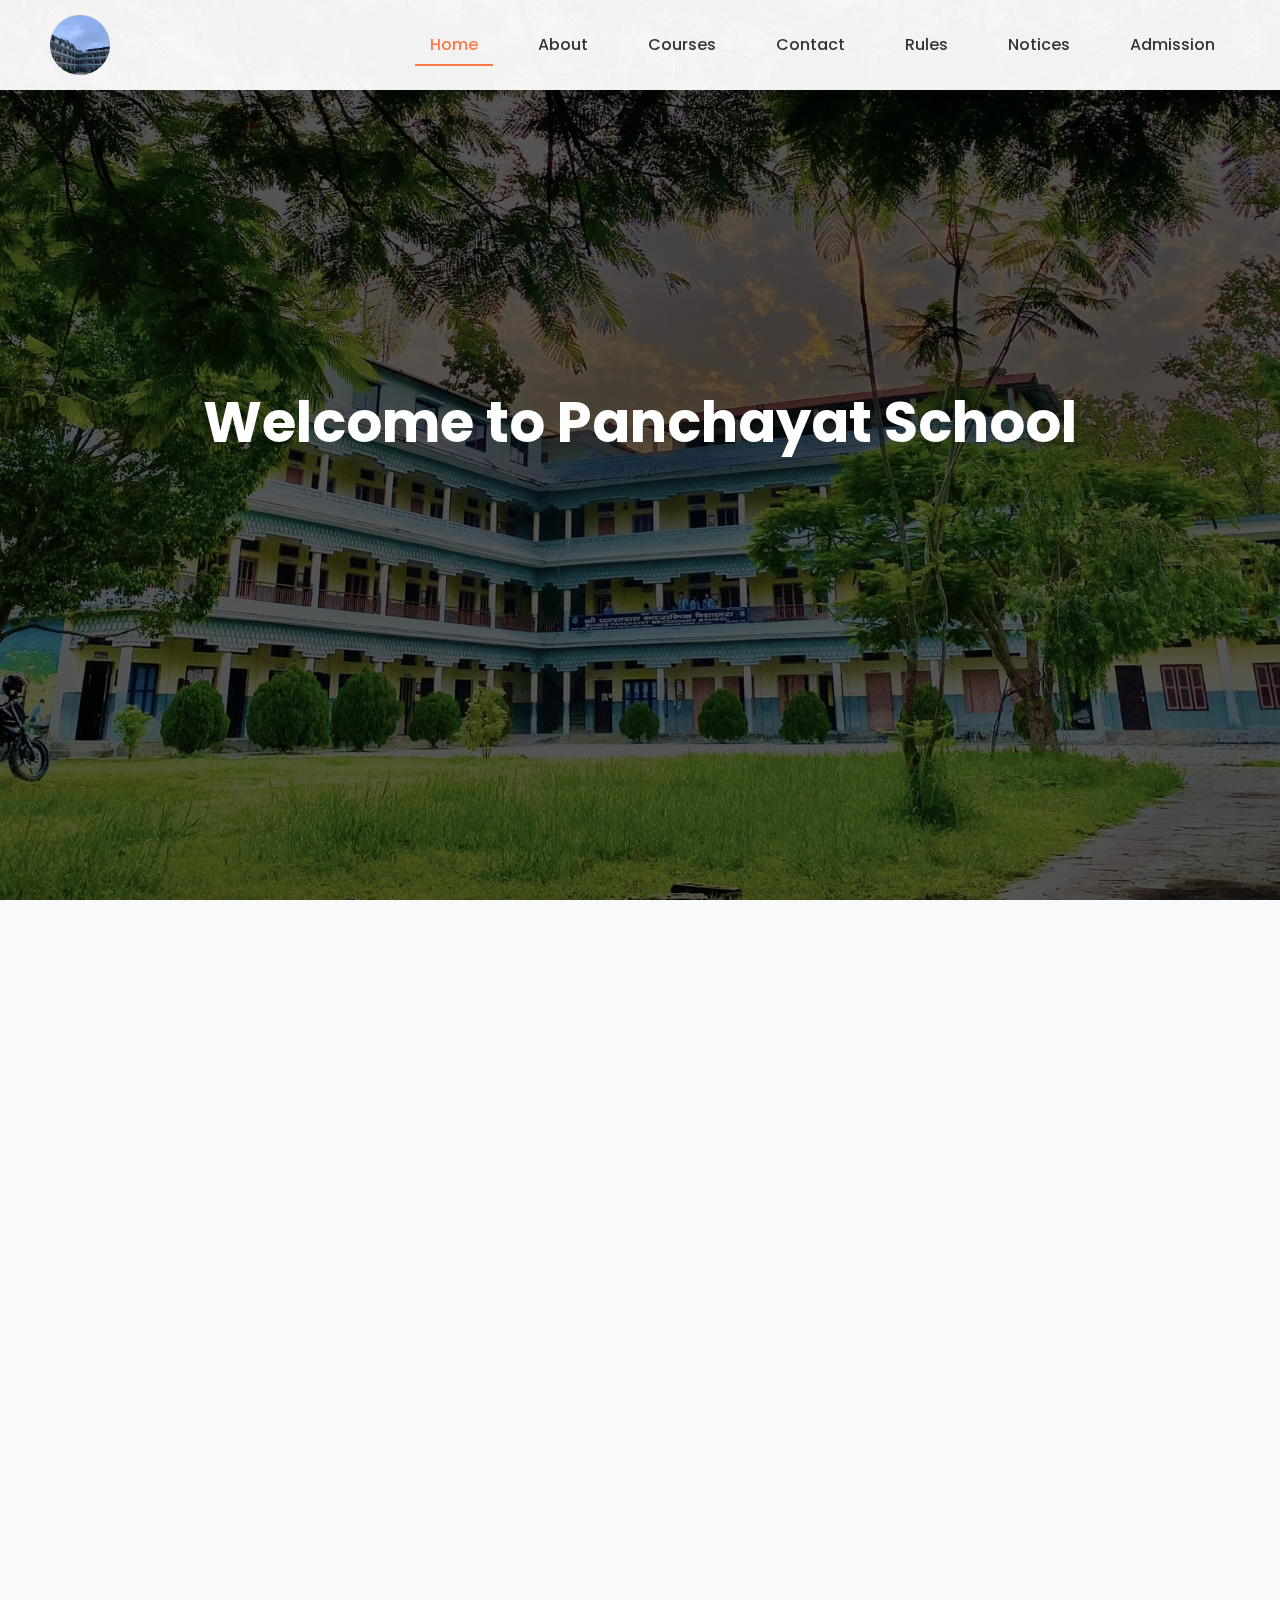
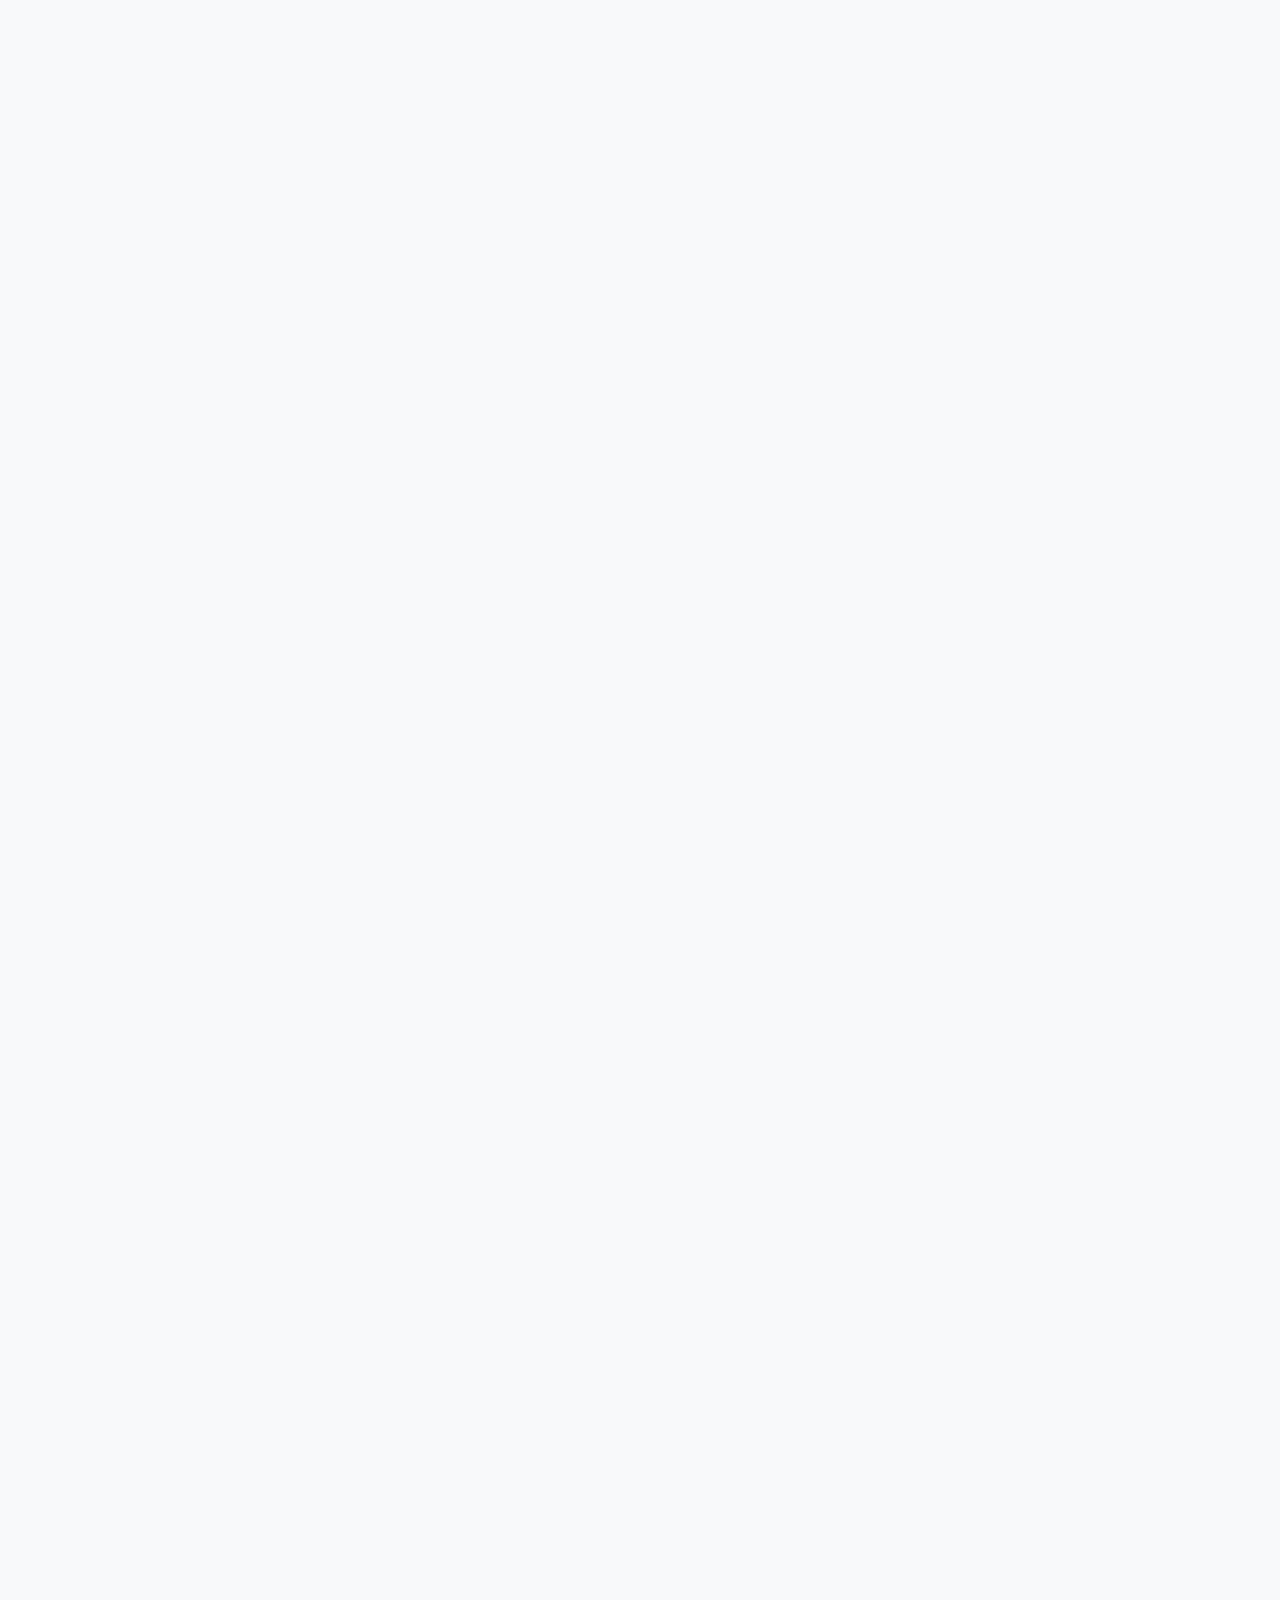
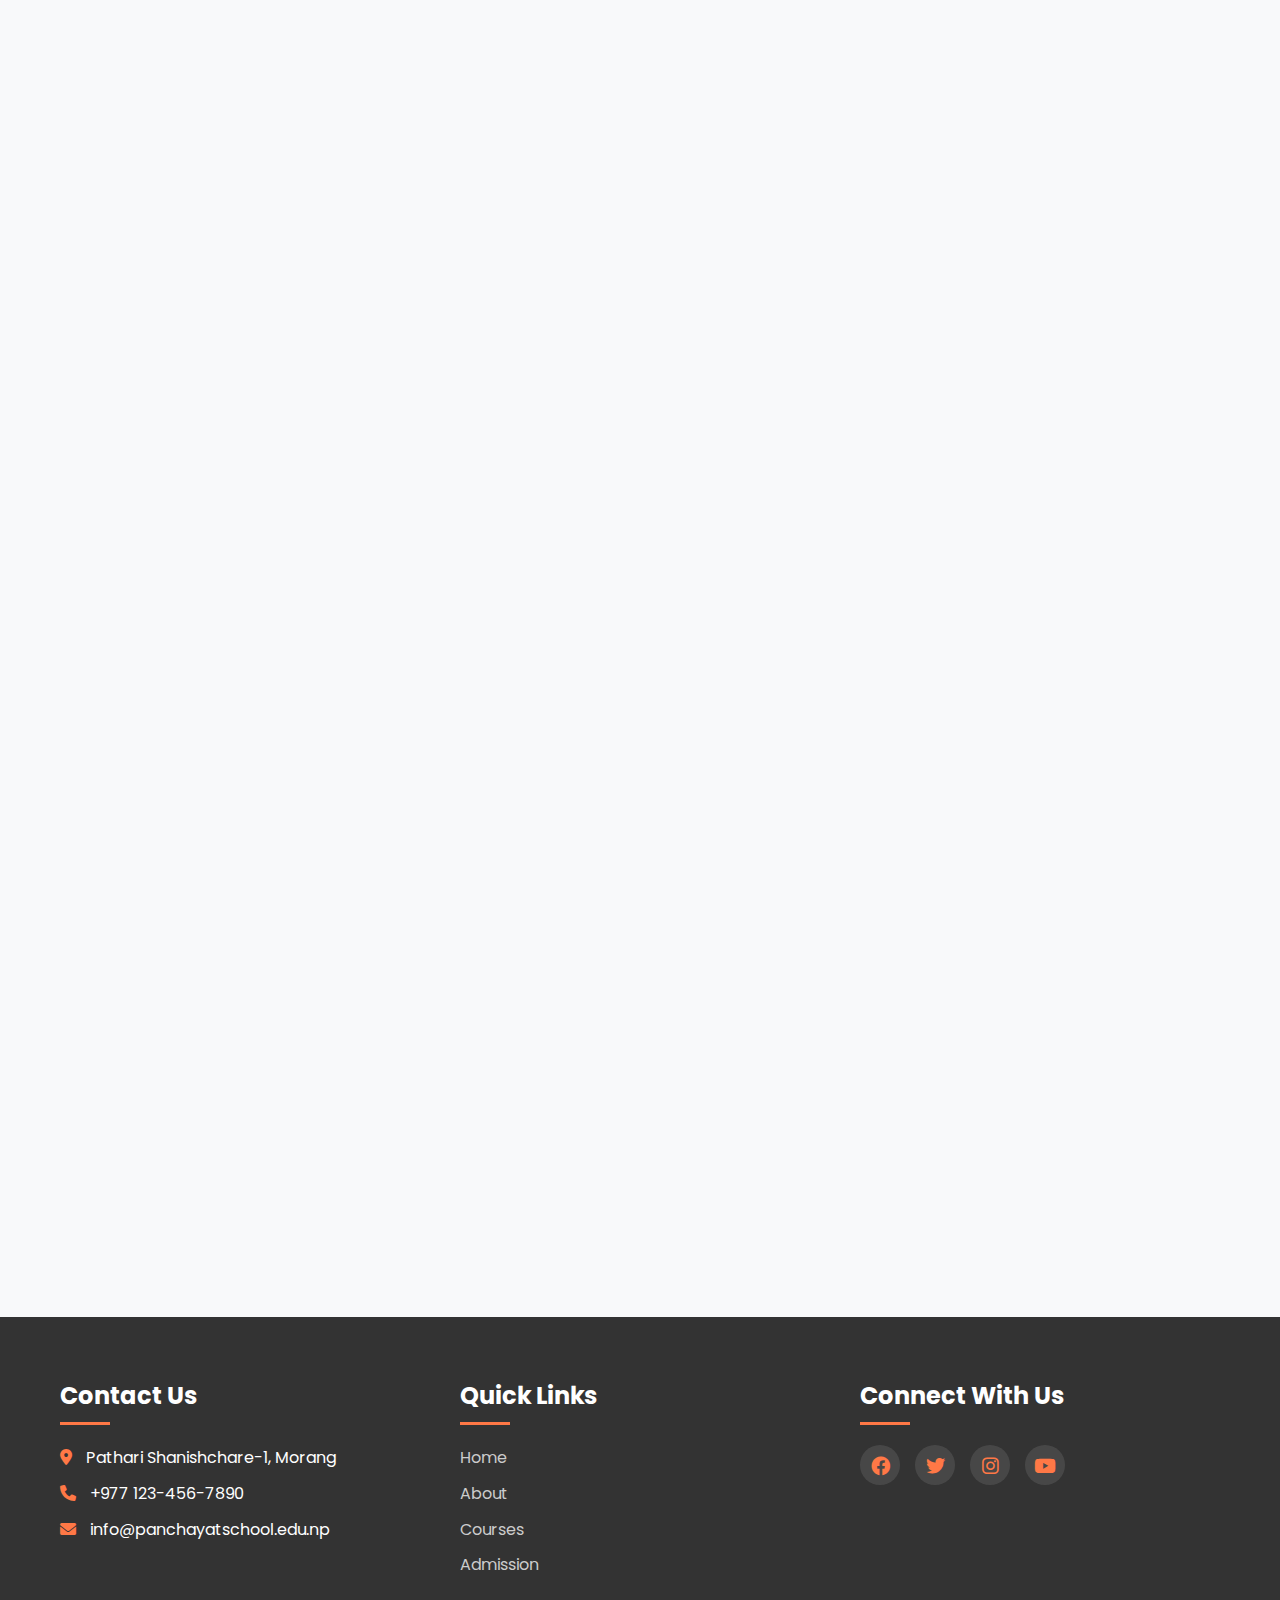
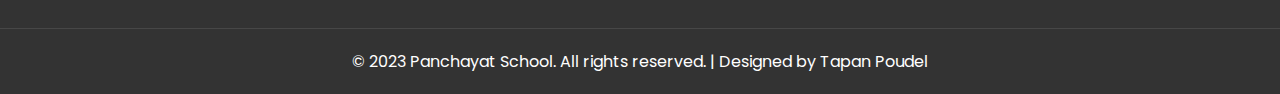
<file: index.html>
<!DOCTYPE html>
<html lang="en">
<head>
    <meta charset="UTF-8">
    <meta name="viewport" content="width=device-width, initial-scale=1.0">
    <title>Panchayat School</title>
    <link rel="stylesheet" href="index.css">
    <link rel="shortcut icon" href="./images/logo.jpg" type="image/x-icon">
    <link href="https://fonts.googleapis.com/css2?family=Poppins:wght@300;400;500;600;700&display=swap" rel="stylesheet">
    <link rel="stylesheet" href="https://cdnjs.cloudflare.com/ajax/libs/font-awesome/6.0.0-beta3/css/all.min.css">
    <link rel="stylesheet" href="https://unpkg.com/aos@next/dist/aos.css" />
</head>
<body>
    <div class="menu-overlay"></div>
    <header>
        <div class="logo-container">
            <img src="./images/logo.jpg" alt="School Logo" class="school-logo">
        </div>
        <div class="menu-toggle" id="mobile-menu">
            <span class="bar"></span>
            <span class="bar"></span>
            <span class="bar"></span>
        </div>
        <nav>
            <ul class="nav-menu">
                <li><a href="index.html" class="active">Home</a></li>
                <li><a href="./section_pages/about.html">About</a></li>
                <li><a href="./section_pages/courses.html">Courses</a></li>
                <li><a href="./section_pages/contact.html">Contact</a></li>
                <li><a href="./section_pages/rules.html">Rules</a></li>
                <li><a href="./section_pages/notices.html">Notices</a></li>
                <li><a href="./section_pages/admisssion.html">Admission</a></li>
            </ul>
        </nav>
    </header>
    
    <div class="hero-section">
        <div class="hero-content" data-aos="fade-up">
            <h1>Welcome to Panchayat School</h1>
            <p>Nurturing minds, building futures in Pathari Shanishchare-1, Morang</p>
            <a href="./section_pages/admisssion.html" class="cta-button">Apply Now</a>
        </div>
    </div>

    <div class="container">
        <section id="about-section" data-aos="fade-up">
            <div class="section-header">
                <h2>About Our School</h2>
                <div class="underline"></div>
            </div>
            <div class="about-content">
                <div class="about-text" data-aos="fade-right">
                    <p>Welcome to Panchayat, located in the heart of Pathari Shanishchare-1, Morang! We are dedicated to providing quality education and nurturing young minds to become the leaders of tomorrow.</p>
                    <p>At Panchayat, we offer a diverse range of courses that foster academic, creative, and personal growth. Our dedicated staff, modern facilities, and engaging learning environment help students reach their full potential.</p>
                    <p>We believe in creating a strong foundation for each student, not just academically, but socially and morally as well. With values such as respect, discipline, and integrity, our students are encouraged to thrive in all aspects of life.</p>
                </div>
                <div class="stats-container" data-aos="fade-left">
                    <div class="stat-item">
                        <i class="fas fa-user-graduate"></i>
                        <h3>1000+</h3>
                        <p>Students</p>
                    </div>
                    <div class="stat-item">
                        <i class="fas fa-chalkboard-teacher"></i>
                        <h3>50+</h3>
                        <p>Teachers</p>
                    </div>
                    <div class="stat-item">
                        <i class="fas fa-book"></i>
                        <h3>50+</h3>
                        <p>Programs</p>
                    </div>
                    <div class="stat-item">
                        <i class="fas fa-trophy"></i>
                        <h3>100+</h3>
                        <p>Awards</p>
                    </div>
                </div>
            </div>
        </section>

        <section id="features-section" data-aos="fade-up">
            <div class="section-header">
                <h2>Why Choose Us?</h2>
                <div class="underline"></div>
            </div>
            <div class="features-grid">
                <div class="feature-card" data-aos="zoom-in" data-aos-delay="100">
                    <div class="feature-icon">
                        <i class="fas fa-graduation-cap"></i>
                    </div>
                    <h3>Experienced Faculty</h3>
                    <p>Our teachers are highly qualified professionals dedicated to student success.</p>
                </div>
                <div class="feature-card" data-aos="zoom-in" data-aos-delay="200">
                    <div class="feature-icon">
                        <i class="fas fa-laptop"></i>
                    </div>
                    <h3>Modern Facilities</h3>
                    <p>State-of-the-art classrooms, labs, and digital learning resources.</p>
                </div>
                <div class="feature-card" data-aos="zoom-in" data-aos-delay="300">
                    <div class="feature-icon">
                        <i class="fas fa-futbol"></i>
                    </div>
                    <h3>Extracurricular Activities</h3>
                    <p>Wide range of sports, arts, and cultural activities for holistic development.</p>
                </div>
                <div class="feature-card" data-aos="zoom-in" data-aos-delay="400">
                    <div class="feature-icon">
                        <i class="fas fa-users"></i>
                    </div>
                    <h3>Community Engagement</h3>
                    <p>Regular community service projects and local partnerships.</p>
                </div>
            </div>
        </section>

        <section id="events-section" data-aos="fade-up">
            <div class="section-header">
                <h2>Upcoming Events</h2>
                <div class="underline"></div>
            </div>
            <div class="events-slider">
                <div class="event-card" data-aos="fade-up" data-aos-delay="100">
                    <div class="event-image">
                        <img src="./images/sports.jpg" alt="Sports Week">
                    </div>
                    <div class="event-content">
                        <div class="event-date">
                            <span class="day">05</span>
                            <span class="month">MAR</span>
                        </div>
                        <h3>Sports Week</h3>
                        <p>Join us for an exciting week of sports competitions and team activities!</p>
                        <div class="event-details">
                            <p><i class="fas fa-calendar-alt"></i> March 5-10, 2025</p>
                            <p><i class="fas fa-map-marker-alt"></i> School Playground</p>
                        </div>
                        <a href="#" class="event-link">Learn More <i class="fas fa-arrow-right"></i></a>
                    </div>
                </div>

                <div class="event-card" data-aos="fade-up" data-aos-delay="200">
                    <div class="event-image">
                        <img src="./images/science1.jpg" alt="Science Exhibition">
                    </div>
                    <div class="event-content">
                        <div class="event-date">
                            <span class="day">15</span>
                            <span class="month">APR</span>
                        </div>
                        <h3>Science Exhibition</h3>
                        <p>Explore amazing projects and innovations by our students!</p>
                        <div class="event-details">
                            <p><i class="fas fa-calendar-alt"></i> April 15, 2025</p>
                            <p><i class="fas fa-map-marker-alt"></i> School Grounds</p>
                        </div>
                        <a href="#" class="event-link">Learn More <i class="fas fa-arrow-right"></i></a>
                    </div>
                </div>

                <div class="event-card" data-aos="fade-up" data-aos-delay="300">
                    <div class="event-image">
                        <img src="./images/food.jpg" alt="Food Festival">
                    </div>
                    <div class="event-content">
                        <div class="event-date">
                            <span class="day">20</span>
                            <span class="month">MAY</span>
                        </div>
                        <h3>Food Festival</h3>
                        <p>Enjoy a delightful array of dishes prepared by students and faculty!</p>
                        <div class="event-details">
                            <p><i class="fas fa-calendar-alt"></i> May 20, 2025</p>
                            <p><i class="fas fa-map-marker-alt"></i> School Grounds</p>
                        </div>
                        <a href="#" class="event-link">Learn More <i class="fas fa-arrow-right"></i></a>
                    </div>
                </div>

                <div class="event-card" data-aos="fade-up" data-aos-delay="400">
                    <div class="event-image">
                        <img src="./images/art.jpg" alt="Arts Exhibition">
                    </div>
                    <div class="event-content">
                        <div class="event-date">
                            <span class="day">10</span>
                            <span class="month">JUN</span>
                        </div>
                        <h3>Arts Exhibition</h3>
                        <p>Discover the creativity and artistic talent of our students.</p>
                        <div class="event-details">
                            <p><i class="fas fa-calendar-alt"></i> June 10, 2025</p>
                            <p><i class="fas fa-map-marker-alt"></i> School Grounds</p>
                        </div>
                        <a href="#" class="event-link">Learn More <i class="fas fa-arrow-right"></i></a>
                    </div>
                </div>
            </div>
        </section>

        <section id="testimonials-section" data-aos="fade-up">
            <div class="section-header">
                <h2>What Parents Say</h2>
                <div class="underline"></div>
            </div>
            <div class="testimonials-container">
                <div class="testimonial" data-aos="fade-right">
                    <div class="quote-icon"><i class="fas fa-quote-left"></i></div>
                    <p>My child has flourished academically and socially since joining Panchayat School. The teachers are caring and the facilities are excellent.</p>
                    <div class="testimonial-author">
                        <h4>Rajesh Sharma</h4>
                        <p>Parent of Grade 8 Student</p>
                    </div>
                </div>
                <div class="testimonial" data-aos="fade-left">
                    <div class="quote-icon"><i class="fas fa-quote-left"></i></div>
                    <p>The holistic approach to education at Panchayat School has helped my daughter develop confidence and leadership skills beyond academics.</p>
                    <div class="testimonial-author">
                        <h4>Sunita Patel</h4>
                        <p>Parent of Grade 5 Student</p>
                    </div>
                </div>
            </div>
        </section>

        <section id="cta-section" data-aos="zoom-in">
            <div class="cta-content">
                <h2>Ready to Join Our School?</h2>
                <p>Take the first step towards a bright future for your child.</p>
                <div class="cta-buttons">
                    <a href="admisssion.html" class="cta-button">Apply Now</a>
                    <a href="contact.html" class="cta-button secondary">Contact Us</a>
                </div>
            </div>
        </section>
    </div>

    <footer>
        <div class="footer-content">
            <div class="footer-section">
                <h3>Contact Us</h3>
                <p><i class="fas fa-map-marker-alt"></i> Pathari Shanishchare-1, Morang</p>
                <p><i class="fas fa-phone"></i> +977 123-456-7890</p>
                <p><i class="fas fa-envelope"></i> info@panchayatschool.edu.np</p>
            </div>
            <div class="footer-section">
                <h3>Quick Links</h3>
                <ul>
                    <li><a href="index.html">Home</a></li>
                    <li><a href="./section_pages/about.html">About</a></li>
                    <li><a href="courses.html">Courses</a></li>
                    <li><a href="admisssion.html">Admission</a></li>
                </ul>
            </div>
            <div class="footer-section">
                <h3>Connect With Us</h3>
                <div class="social-icons">
                    <a href="https://www.facebook.com/share/1DYV3WEHPx/" target="_blank"><i class="fab fa-facebook"></i></a>
                    <a href="#"><i class="fab fa-twitter"></i></a>
                    <a href="#"><i class="fab fa-instagram"></i></a>
                    <a href="#"><i class="fab fa-youtube"></i></a>
                </div>
            </div>
        </div>
        <div class="footer-bottom">
            <p>&copy; 2023 Panchayat School. All rights reserved. | Designed by Tapan Poudel</p>
        </div>
    </footer>

    <script src="https://unpkg.com/aos@next/dist/aos.js"></script>
    <script src="script.js"></script>
</body>
</html>
</file>
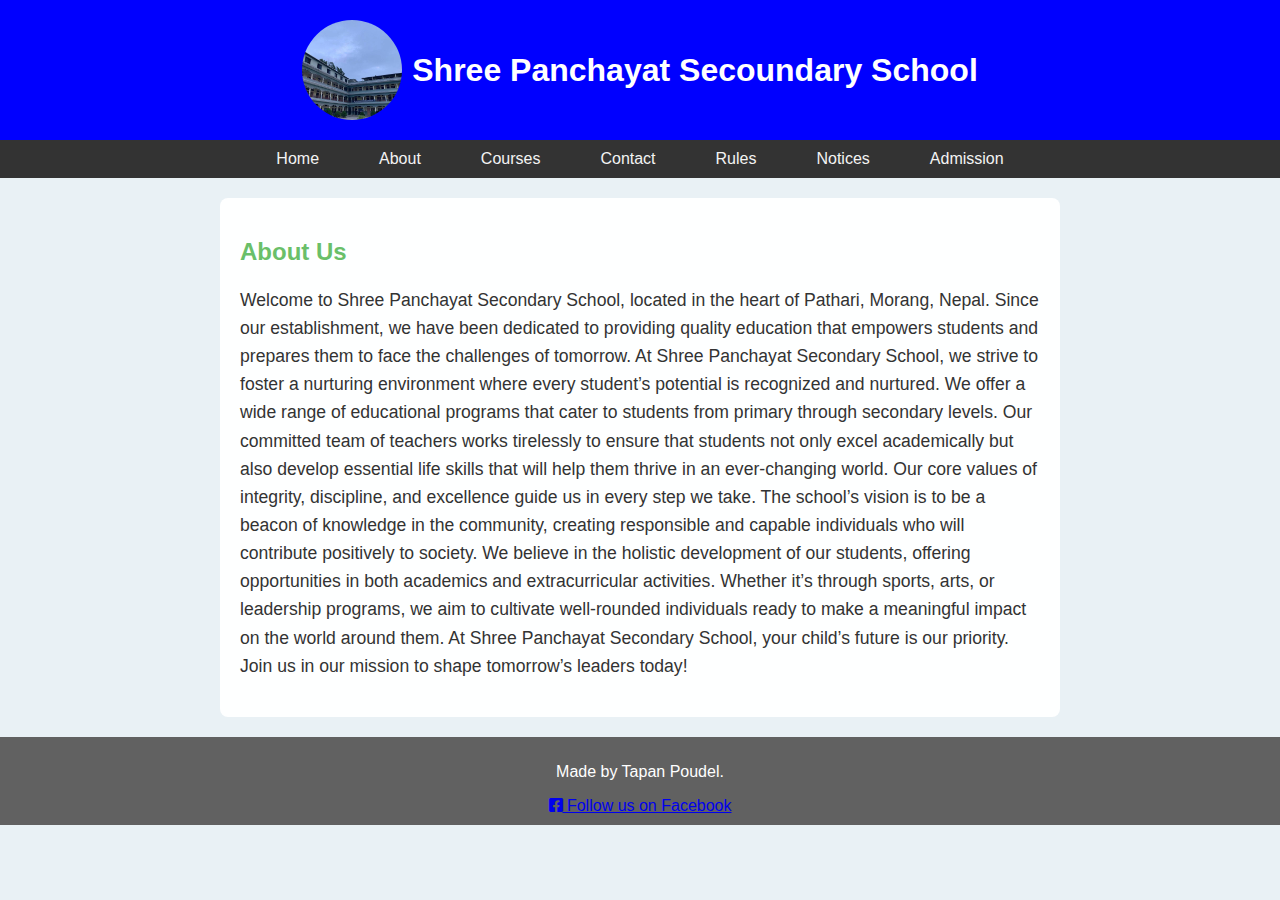
<file: about.html>
<!DOCTYPE html>
<html lang="en">
<head>
    <meta charset="UTF-8">
    <meta name="viewport" content="width=device-width, initial-scale=1.0">
    <title>Shree Panchayat Secoundary School</title>
    <link rel="stylesheet" href="about.css">
    <link rel="shortcut icon" href="./images/logo.jpg" type="image/x-icon">
    <link rel="stylesheet" href="https://cdnjs.cloudflare.com/ajax/libs/font-awesome/6.0.0-beta3/css/all.min.css">
</head>
<body>
    <header>
        <img src="./images/logo.jpg" alt="School Logo">
        <h1>Shree Panchayat Secoundary School</h1>
    </header>

    <nav>
        <ul>
            <li><a href="index.html">Home</a></li>
            <li><a href="about.html">About</a></li>
            <li><a href="courses.html">Courses</a></li>
            <li><a href="contact.html">Contact</a></li>
            <li><a href="rules.html">Rules</a></li>
            <li><a href="notices.html">Notices</a></li>
            <li><a href="admisssion.html">Admission</a></li>
        </ul>
    </nav>

    <div class="container">
        <section id="about">
            <h2>About Us</h2>
            <p>Welcome to Shree Panchayat Secondary School, located in the heart of Pathari, Morang, Nepal. Since our establishment, we have been dedicated to providing quality education that empowers students and prepares them to face the challenges of tomorrow.

                At Shree Panchayat Secondary School, we strive to foster a nurturing environment where every student’s potential is recognized and nurtured. We offer a wide range of educational programs that cater to students from primary through secondary levels. Our committed team of teachers works tirelessly to ensure that students not only excel academically but also develop essential life skills that will help them thrive in an ever-changing world.
                
                Our core values of integrity, discipline, and excellence guide us in every step we take. The school’s vision is to be a beacon of knowledge in the community, creating responsible and capable individuals who will contribute positively to society.
                
                We believe in the holistic development of our students, offering opportunities in both academics and extracurricular activities. Whether it’s through sports, arts, or leadership programs, we aim to cultivate well-rounded individuals ready to make a meaningful impact on the world around them.
                
                At Shree Panchayat Secondary School, your child’s future is our priority. Join us in our mission to shape tomorrow’s leaders today!</p>
        </section>
    </div>
    <footer>
        <p>Made by Tapan Poudel.</p>
        <a href="https://www.facebook.com/share/1DYV3WEHPx/" target="_blank" class="facebook-icon">
            <i class="fab fa-facebook-square"></i> Follow us on Facebook
        </a>
    </footer>
</body>
</html>
</file>
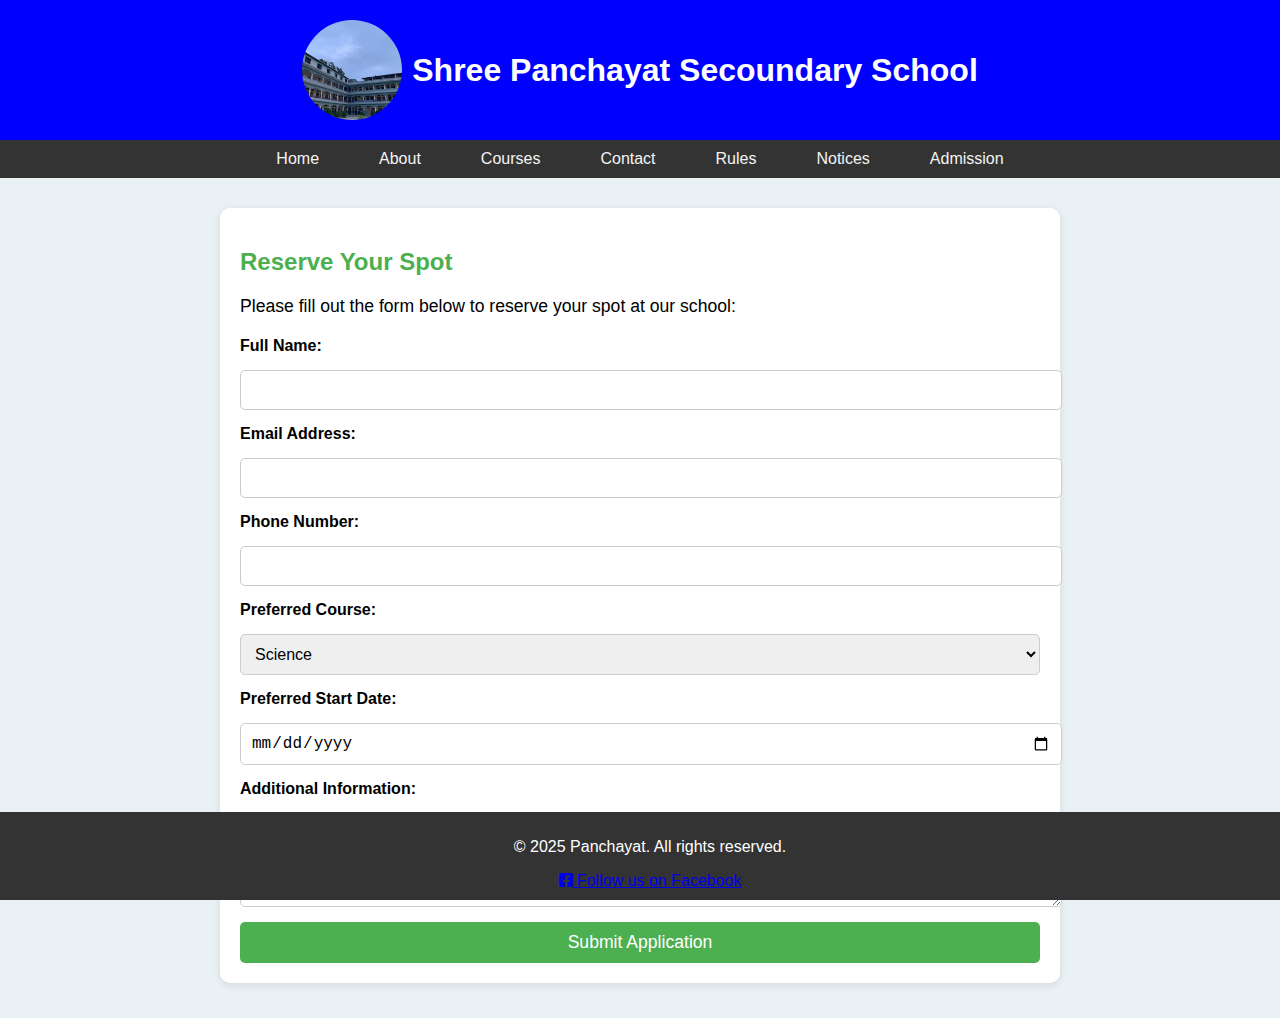
<file: admisssion.html>
<!DOCTYPE html>
<html lang="en">
<head>
    <meta charset="UTF-8">
    <meta name="viewport" content="width=device-width, initial-scale=1.0">
    <title>Admission Form</title>
    <link rel="stylesheet" href="admission.css">
    <link rel="shortcut icon" href="./images/logo.jpg" type="image/x-icon">

    <link rel="stylesheet" href="https://cdnjs.cloudflare.com/ajax/libs/font-awesome/6.0.0-beta3/css/all.min.css">
</head>
<body>
    <header>
        <img src="./images/logo.jpg" alt="School Logo">
        <h1>Shree Panchayat Secoundary School</h1>
    </header>

    <nav>
        <ul>
            <li><a href="index.html">Home</a></li>
            <li><a href="about.html">About</a></li>
            <li><a href="courses.html">Courses</a></li>
            <li><a href="contact.html">Contact</a></li>
            <li><a href="rules.html">Rules</a></li>
            <li><a href="notices.html">Notices</a></li>
            <li><a href="admisssion.html">Admission</a></li>
        </ul>
    </nav>

    <section class="admission-container">
        <h2>Reserve Your Spot</h2>
        <p>Please fill out the form below to reserve your spot at our school:</p>

        <form action="submit_admission.php" method="POST" class="admission-form">
            <label for="full-name">Full Name:</label>
            <input type="text" id="full-name" name="full_name" required>

            <label for="email">Email Address:</label>
            <input type="email" id="email" name="email" required>

            <label for="phone">Phone Number:</label>
            <input type="text" id="phone" name="phone" required>

            <label for="course">Preferred Course:</label>
            <select id="course" name="course" required>
                <option value="science">Science</option>
                <option value="fine arts">Fine Arts</option>
                <option value="commerce">Commerce</option>
                <option value="law">Law</option>
                <option value="civil">Civil</option>
            </select>

            <label for="start-date">Preferred Start Date:</label>
            <input type="date" id="start-date" name="start_date" required>

            <label for="message">Additional Information:</label>
            <textarea id="message" name="message" rows="4" placeholder="Any additional comments or questions"></textarea>

            <button type="submit">Submit Application</button>
        </form>
    </section>

    <footer>
        <p>&copy; 2025 Panchayat. All rights reserved.</p>
        <a href="https://www.facebook.com/share/1DYV3WEHPx/" target="_blank" class="facebook-icon">
            <i class="fab fa-facebook-square"></i> Follow us on Facebook
        </a>
    </footer>
</body>
</html>
</file>
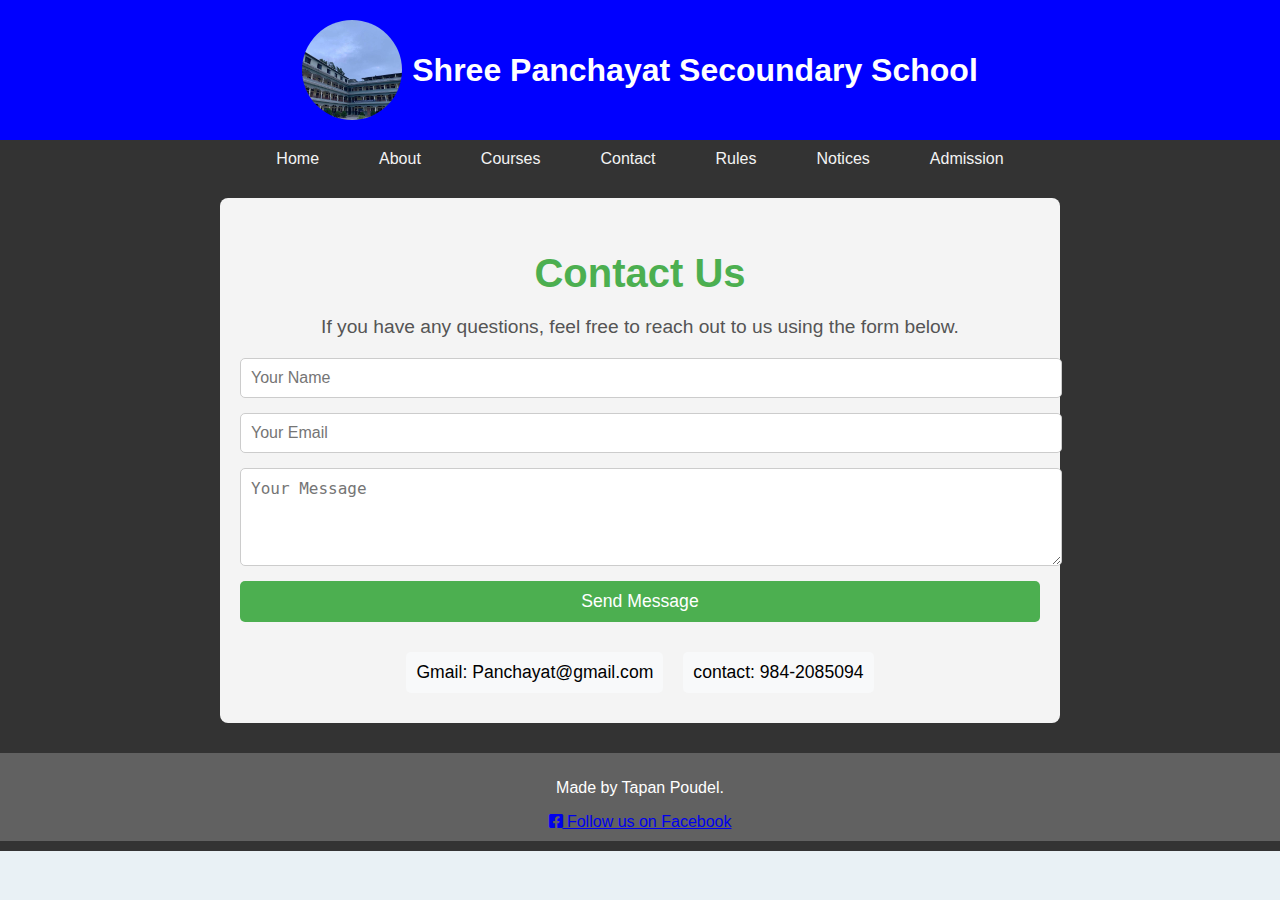
<file: contact.html>
<!DOCTYPE html>
<html lang="en">
<head>
    <meta charset="UTF-8">
    <meta name="viewport" content="width=device-width, initial-scale=1.0">
    <title>Shree Panchayat Secoundary School</title>
    <link rel="stylesheet" href="contact.css">
    <link rel="shortcut icon" href="./images/logo.jpg" type="image/x-icon">

    <link rel="stylesheet" href="https://cdnjs.cloudflare.com/ajax/libs/font-awesome/6.0.0-beta3/css/all.min.css">
</head>
<body>
    <header>
        <img src="./images/logo.jpg" alt="School Logo">
        <h1>Shree Panchayat Secoundary School</h1>
    </header>

    <nav>
        <ul>
            <li><a href="index.html">Home</a></li>
            <li><a href="about.html">About</a></li>
            <li><a href="courses.html">Courses</a></li>
            <li><a href="contact.html">Contact</a></li>
            <li><a href="rules.html">Rules</a></li>
            <li><a href="notices.html">Notices</a></li>
            <li><a href="admisssion.html">Admission</a></li>
        </ul>

    <div class="container">
        <section id="contact">
            <h2>Contact Us</h2>
            <p>If you have any questions, feel free to reach out to us using the form below.</p>
            <form class="contact-form">
                <input type="text" placeholder="Your Name" required>
                <input type="email" placeholder="Your Email" required>
                <textarea rows="4" placeholder="Your Message" required></textarea>
                <button type="submit">Send Message</button>
            </form>
        </section>
        <ul>
        <li>Gmail: Panchayat@gmail.com</li>
        <li>contact: 984-2085094</li>
        </ul>
    </div>

    <footer>
        <p>Made by Tapan Poudel.</p>
        <a href="https://www.facebook.com/share/1DYV3WEHPx/" target="_blank" class="facebook-icon">
            <i class="fab fa-facebook-square"></i> Follow us on Facebook
        </a>
    </footer>
</body>
</html>
</file>
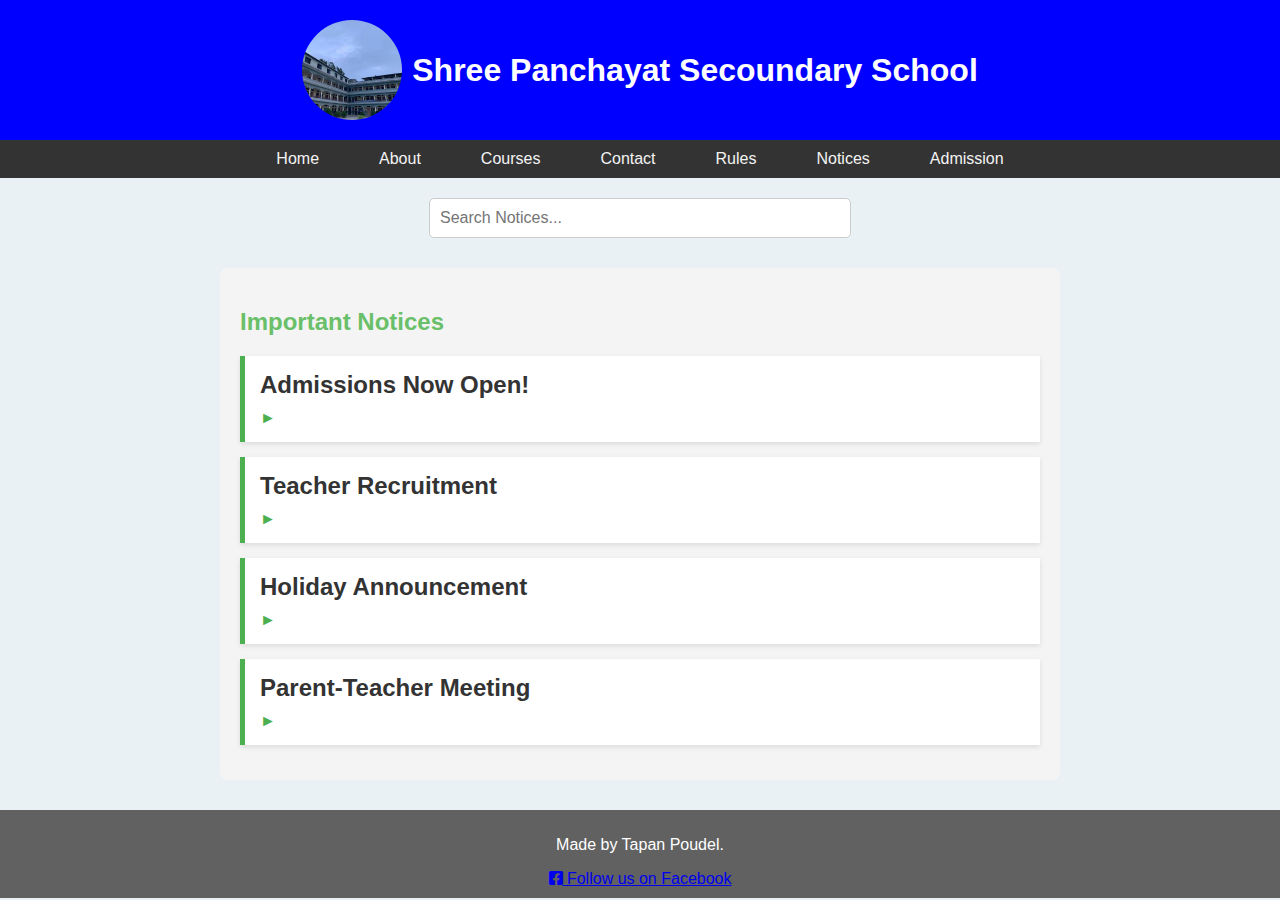
<file: notices.html>
<!DOCTYPE html>
<html lang="en">
<head>
    <meta charset="UTF-8">
    <meta name="viewport" content="width=device-width, initial-scale=1.0">
    <title>Shree Panchayat Secoundary School</title>
    <link rel="stylesheet" href="notices.css"> 
    <link rel="shortcut icon" href="./images/logo.jpg" type="image/x-icon">

    <link rel="stylesheet" href="https://cdnjs.cloudflare.com/ajax/libs/font-awesome/6.0.0-beta3/css/all.min.css">
    
</head>
<body>
    <header>
        <img src="./images/logo.jpg" alt="School Logo">
        <h1>Shree Panchayat Secoundary School</h1>
    </header>

    <nav>
        <ul>
            <li><a href="index.html">Home</a></li>
            <li><a href="about.html">About</a></li>
            <li><a href="courses.html">Courses</a></li>
            <li><a href="contact.html">Contact</a></li>
            <li><a href="rules.html">Rules</a></li>
            <li><a href="notices.html">Notices</a></li>
            <li><a href="admisssion.html">Admission</a></li>
        </ul>
    </nav>

   
    <div class="search-container">
        <input type="text" id="searchInput" placeholder="Search Notices..." onkeyup="filterNotices()">
    </div>

    <div class="container">
        <section id="notices">
            <h2>Important Notices</h2>

            <div class="notice" onclick="toggleNotice(this)">
                <h3>Admissions Now Open!</h3>
                <p>If you're interested in joining our school, applications for the upcoming academic year are now open! Please refer to the admission section for more information.</p>
                <span class="show-more"></span>
            </div>

            <div class="notice" onclick="toggleNotice(this)">
                <h3>Teacher Recruitment</h3>
                <p>We are hiring teachers for various subjects. If you're interested, please send your resume to <strong>panchayat46@gmail.com</strong>.</p>
                <span class="show-more"></span>
            </div>

            <div class="notice" onclick="toggleNotice(this)">
                <h3>Holiday Announcement</h3>
                <p>The school will remain closed from <strong>February 20th to February 25th</strong> for the upcoming holiday. Enjoy your break!</p>
                <span class="show-more"></span>
            </div>

            <div class="notice" onclick="toggleNotice(this)">
                <h3>Parent-Teacher Meeting</h3>
                <p>The next parent-teacher meeting is scheduled for <strong>March 5th, 2025</strong>. We encourage all parents to attend and discuss their child's progress.</p>
                <span class="show-more"></span>
            </div>
        </section>
    </div>

    <footer>
        <p>Made by Tapan Poudel.</p>
        <a href="https://www.facebook.com/share/1DYV3WEHPx/" target="_blank" class="facebook-icon">
            <i class="fab fa-facebook-square"></i> Follow us on Facebook
        </a>
    </footer>

    <script>
        
        function toggleNotice(notice) {
            notice.classList.toggle('show');
        }

        
        function filterNotices() {
            const searchInput = document.getElementById('searchInput').value.toLowerCase();
            const notices = document.querySelectorAll('.notice');

            notices.forEach((notice) => {
                const noticeText = notice.textContent.toLowerCase();
                if (noticeText.includes(searchInput)) {
                    notice.classList.remove('hidden');
                } else {
                    notice.classList.add('hidden');
                }
            });
        }
    </script>
</body>
</html>
</file>
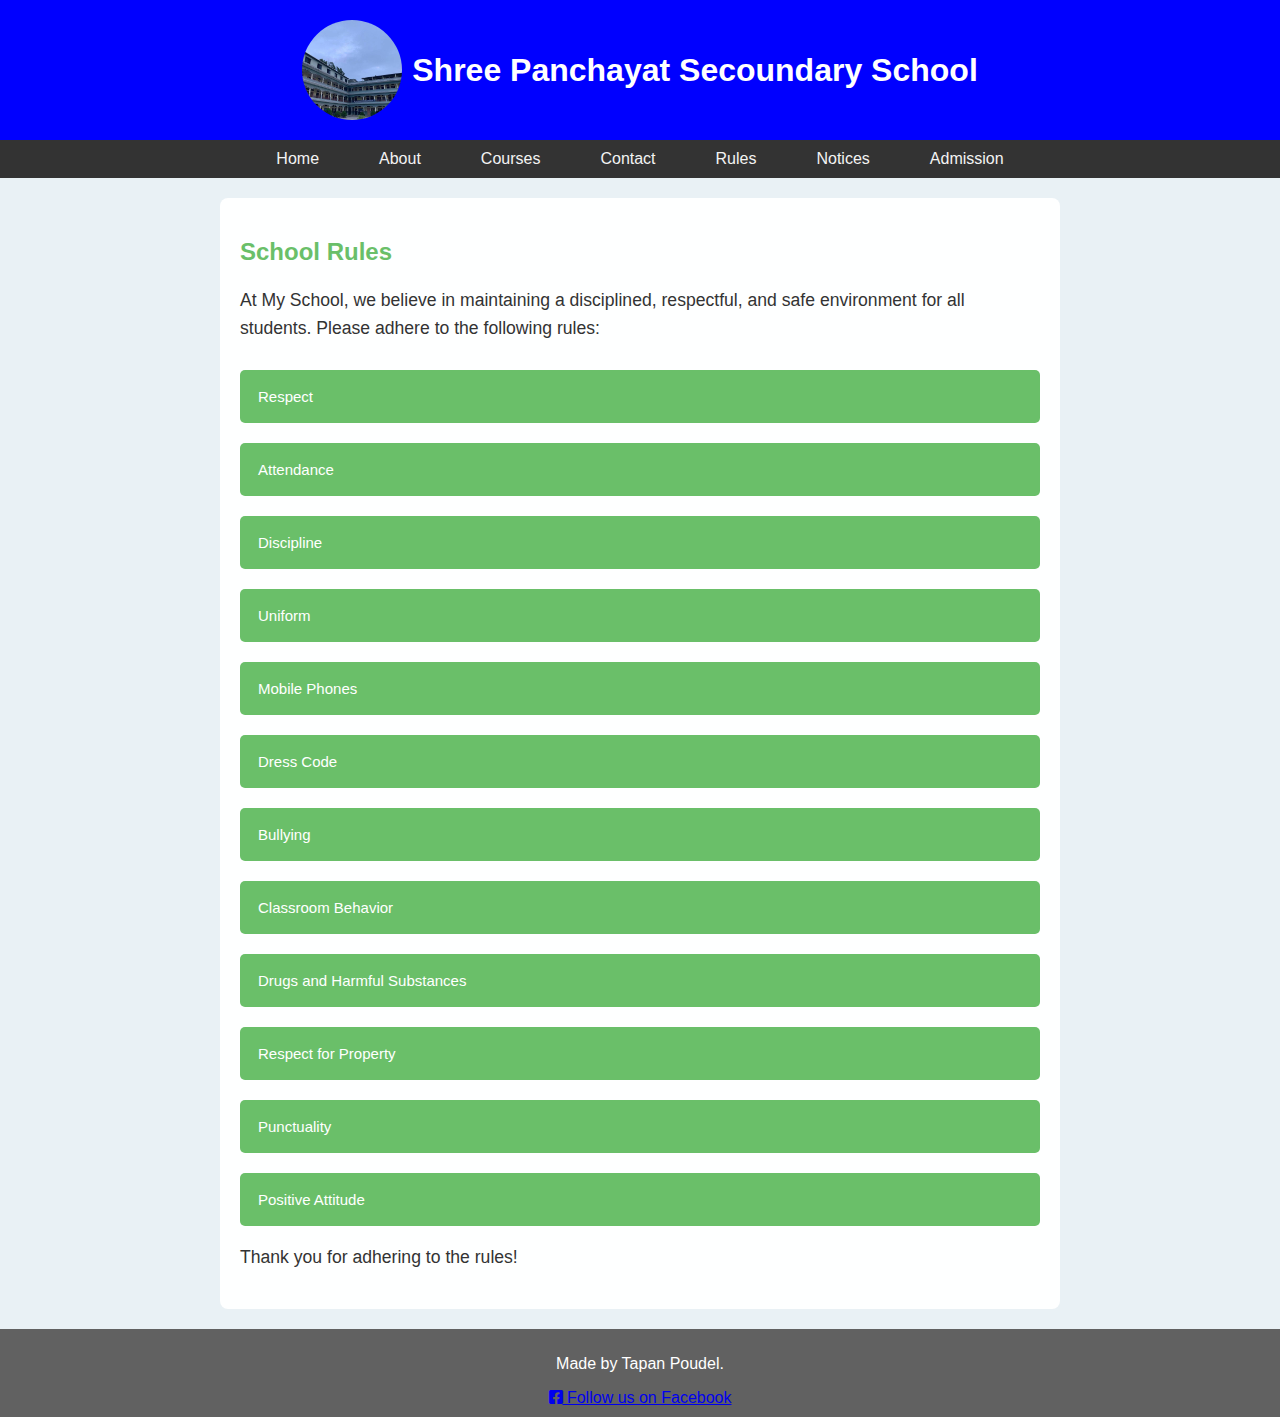
<file: rules.html>
<!DOCTYPE html>
<html lang="en">
  <head>
    <meta charset="UTF-8" />
    <meta name="viewport" content="width=device-width, initial-scale=1.0" />
    <title>Shree Panchayat Secoundary School</title>
    <link rel="stylesheet" href="rules.css" />
    <link rel="shortcut icon" href="./images/logo.jpg" type="image/x-icon">

    <link
      rel="stylesheet"
      href="https://cdnjs.cloudflare.com/ajax/libs/font-awesome/6.0.0-beta3/css/all.min.css"
    />
  </head>
  <body>
    <header>
      <img src="./images/logo.jpg" alt="School Logo" />
      <h1>Shree Panchayat Secoundary School</h1>
    </header>

    <nav>
      <ul>
        <li><a href="index.html">Home</a></li>
        <li><a href="about.html">About</a></li>
        <li><a href="courses.html">Courses</a></li>
        <li><a href="contact.html">Contact</a></li>
        <li><a href="rules.html">Rules</a></li>
        <li><a href="notices.html">Notices</a></li>
        <li><a href="admisssion.html">Admission</a></li>
      </ul>
    </nav>

    <div class="container">
      <h2>School Rules</h2>
      <p>
        At My School, we believe in maintaining a disciplined, respectful, and
        safe environment for all students. Please adhere to the following rules:
      </p>

      <div class="rule">
        <button class="accordion">Respect</button>
        <div class="panel">
          <p>
            Treat teachers, staff, and fellow students with kindness and
            respect.
          </p>
        </div>
      </div>

      <div class="rule">
        <button class="accordion">Attendance</button>
        <div class="panel">
          <p>
            Regular attendance is crucial for your academic success. Always be
            on time.
          </p>
        </div>
      </div>

      <div class="rule">
        <button class="accordion">Discipline</button>
        <div class="panel">
          <p>
            Follow the classroom rules and guidelines for a productive learning
            environment.
          </p>
        </div>
      </div>

      <div class="rule">
        <button class="accordion">Uniform</button>
        <div class="panel">
          <p>
            Students are required to wear the school uniform every day unless
            otherwise instructed.
          </p>
        </div>
      </div>

      <div class="rule">
        <button class="accordion">Mobile Phones</button>
        <div class="panel">
          <p>
            Mobile phones should be switched off and kept in the student's bag
            during school hours. Use of phones is only permitted with teacher
            permission for educational purposes.
          </p>
        </div>
      </div>

      <div class="rule">
        <button class="accordion">Dress Code</button>
        <div class="panel">
          <p>
            The dress code should be followed at all times. Students should
            ensure they wear appropriate clothing that is clean and tidy,
            maintaining a professional appearance at all times.
          </p>
        </div>
      </div>

      <div class="rule">
        <button class="accordion">Bullying</button>
        <div class="panel">
          <p>
            Bullying of any kind, whether physical or emotional, is strictly
            prohibited. All students should feel safe and respected in the
            school environment.
          </p>
        </div>
      </div>

      <div class="rule">
        <button class="accordion">Classroom Behavior</button>
        <div class="panel">
          <p>
            Students should maintain good behavior in the classroom. Disruptive
            behavior will not be tolerated, and respect for the teacher and
            peers is expected at all times.
          </p>
        </div>
      </div>

      <div class="rule">
        <button class="accordion">Drugs and Harmful Substances</button>
        <div class="panel">
          <p>
            The use or possession of drugs, alcohol, or any harmful substances
            is strictly forbidden. Any violation of this rule will result in
            severe disciplinary action.
          </p>
        </div>
      </div>

      <div class="rule">
        <button class="accordion">Respect for Property</button>
        <div class="panel">
          <p>
            Students are expected to take care of school property, including
            books, furniture, and equipment. Damaging property will lead to
            consequences.
          </p>
        </div>
      </div>

      <div class="rule">
        <button class="accordion">Punctuality</button>
        <div class="panel">
          <p>
            Being punctual is crucial. Arriving late to class or school disrupts
            the learning process, and it is important to arrive on time for all
            activities.
          </p>
        </div>
      </div>

      <div class="rule">
        <button class="accordion">Positive Attitude</button>
        <div class="panel">
          <p>
            Maintain a positive attitude toward your studies and activities. A
            positive mindset contributes to your success and a healthy school
            environment.
          </p>
        </div>
      </div>

      <p>Thank you for adhering to the rules!</p>
    </div>

    <footer>
      <p>Made by Tapan Poudel.</p>
      <a
        href="https://www.facebook.com/share/1DYV3WEHPx/"
        target="_blank"
        class="facebook-icon"
      >
        <i class="fab fa-facebook-square"></i> Follow us on Facebook
      </a>
    </footer>

    <script>
      const accordions = document.querySelectorAll(".accordion");

      accordions.forEach((acc) => {
        acc.addEventListener("click", function () {
          this.classList.toggle("active");

          const panel = this.nextElementSibling;
          if (panel.style.display === "block") {
            panel.style.display = "none";
          } else {
            panel.style.display = "block";
          }
        });
      });
    </script>
  </body>
</html>
</file>
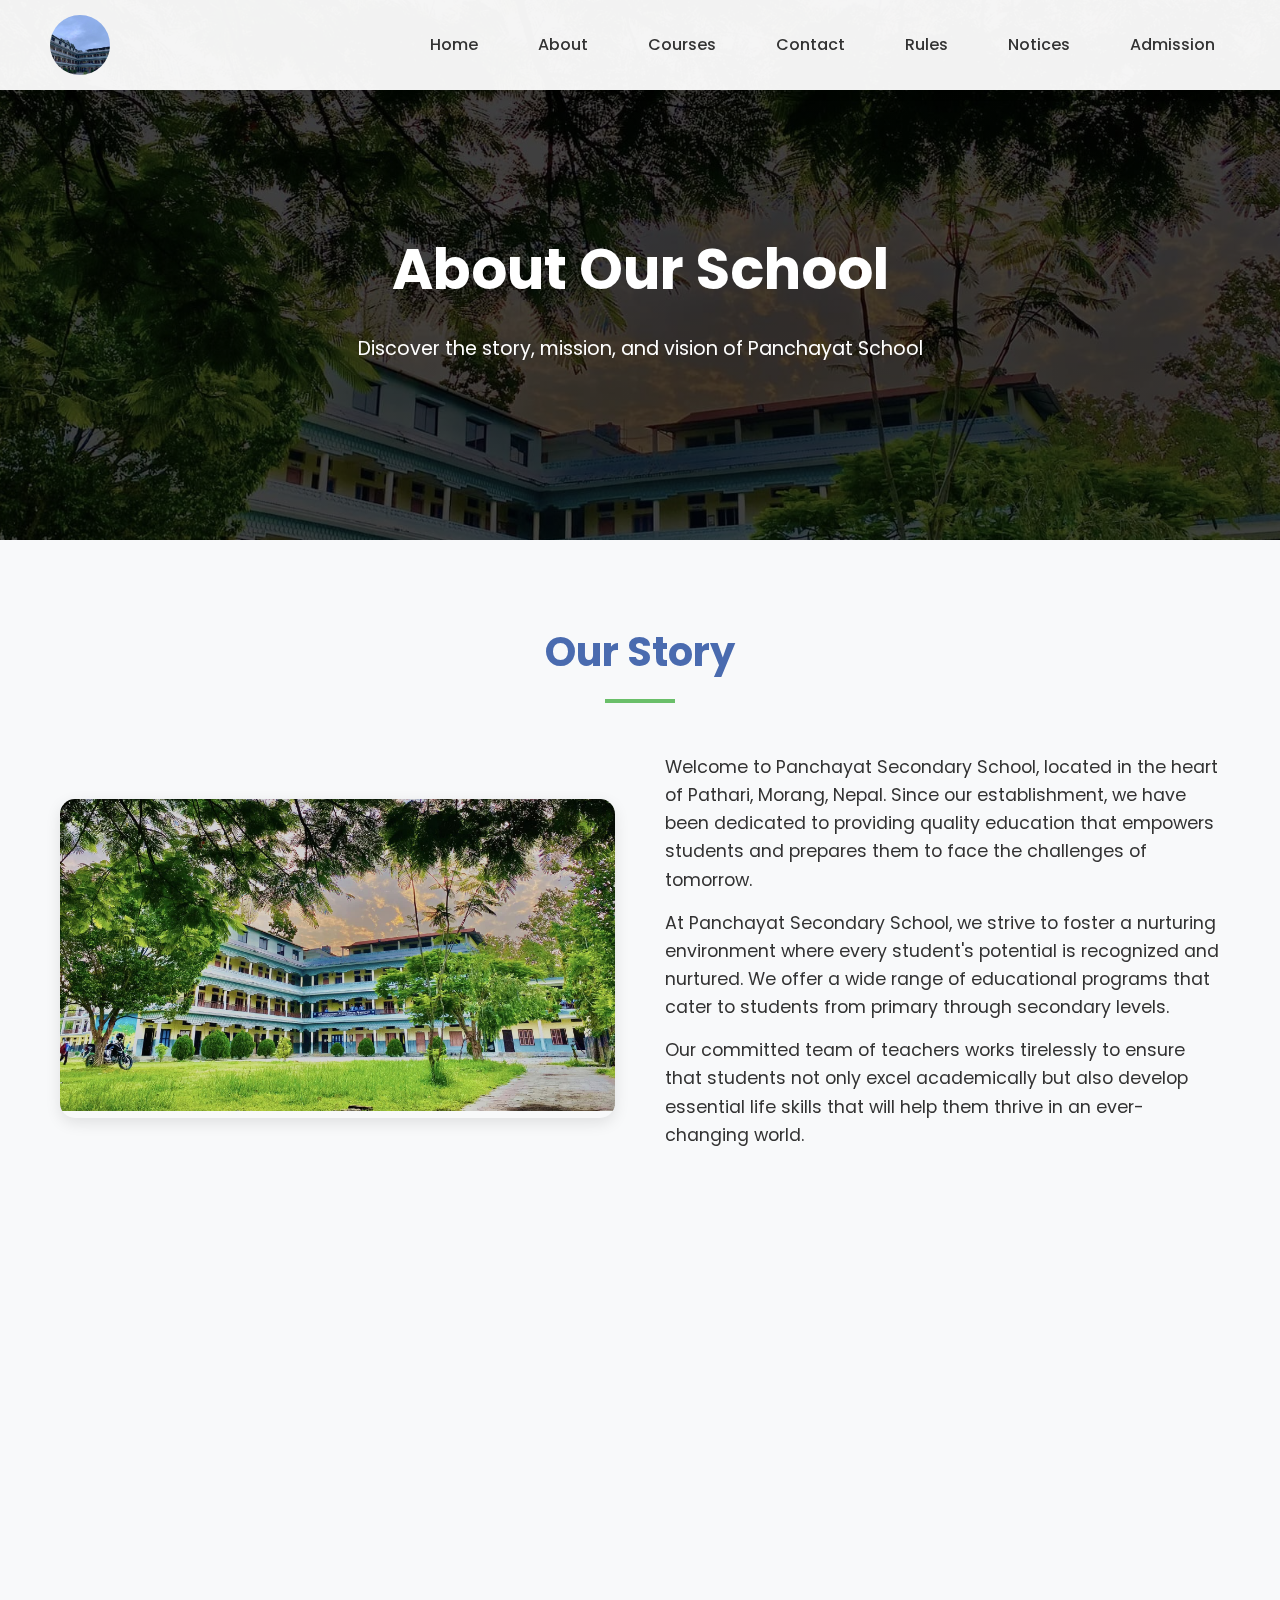
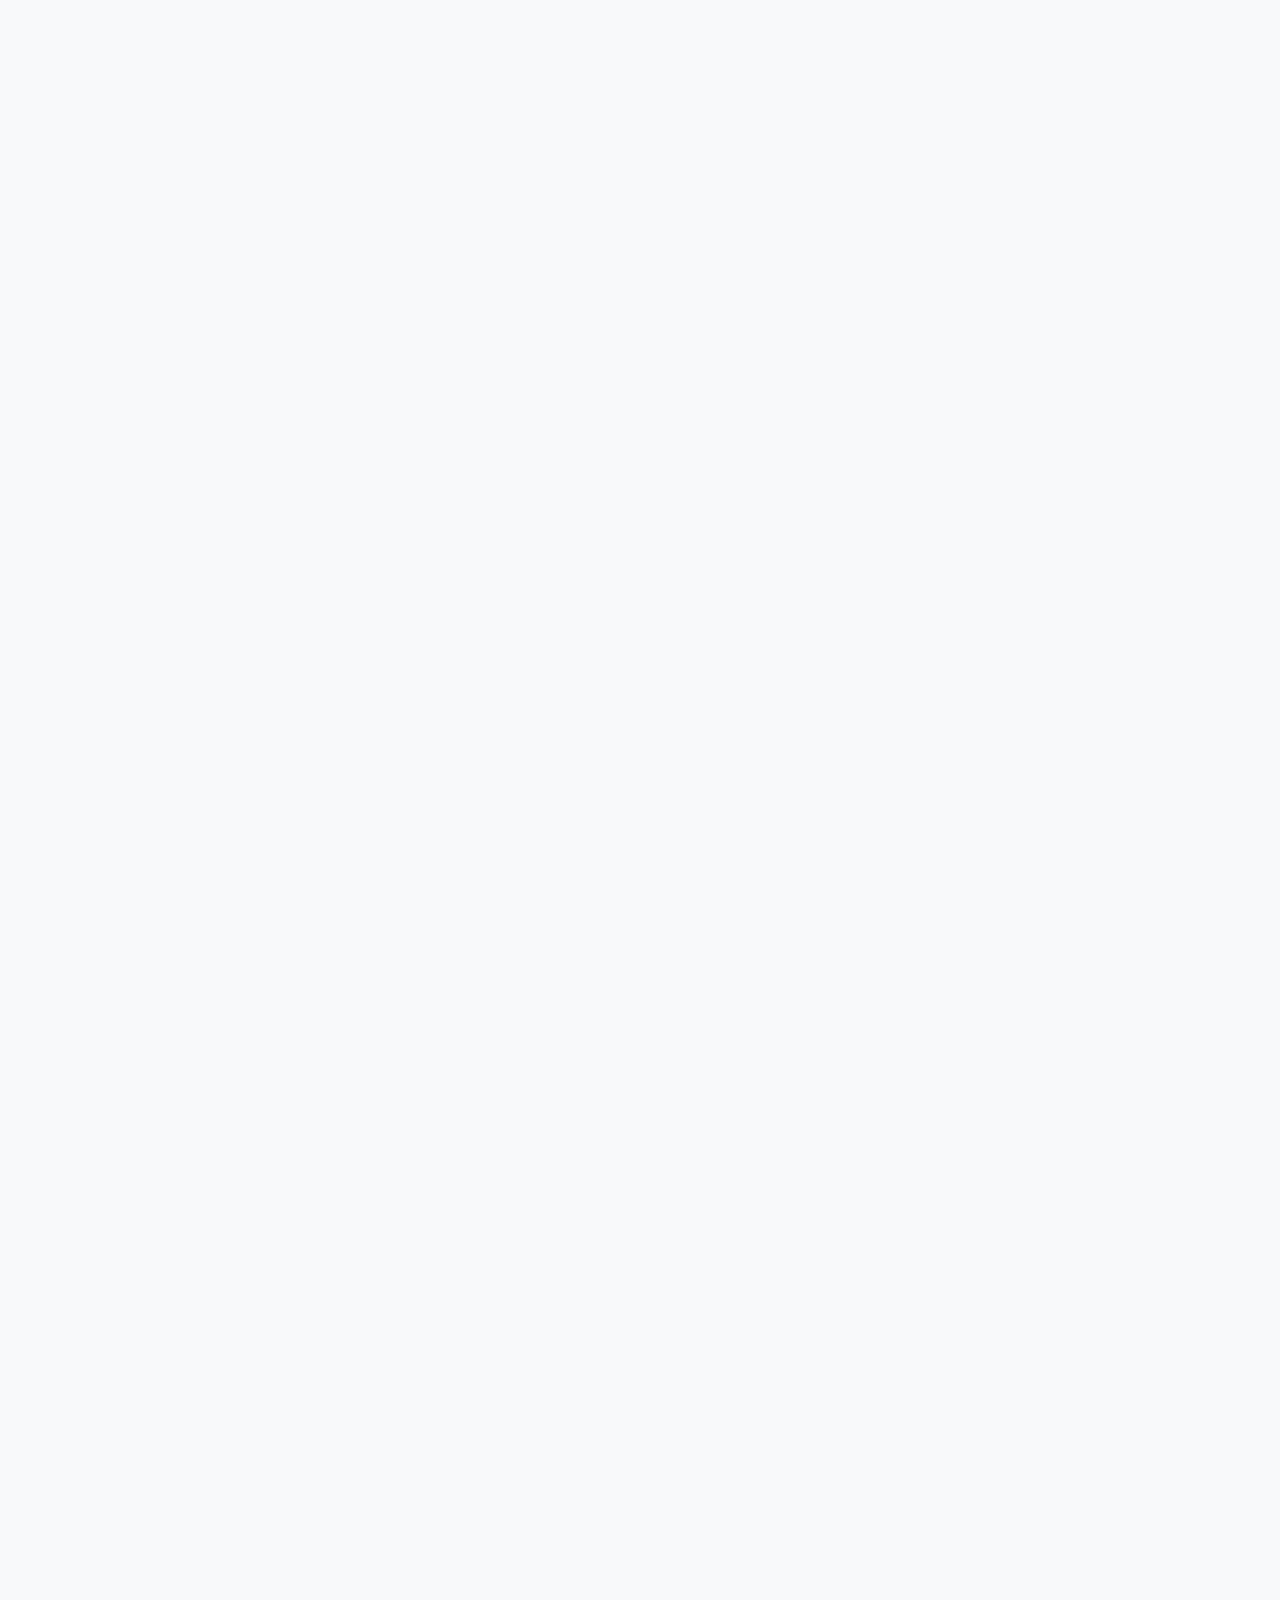
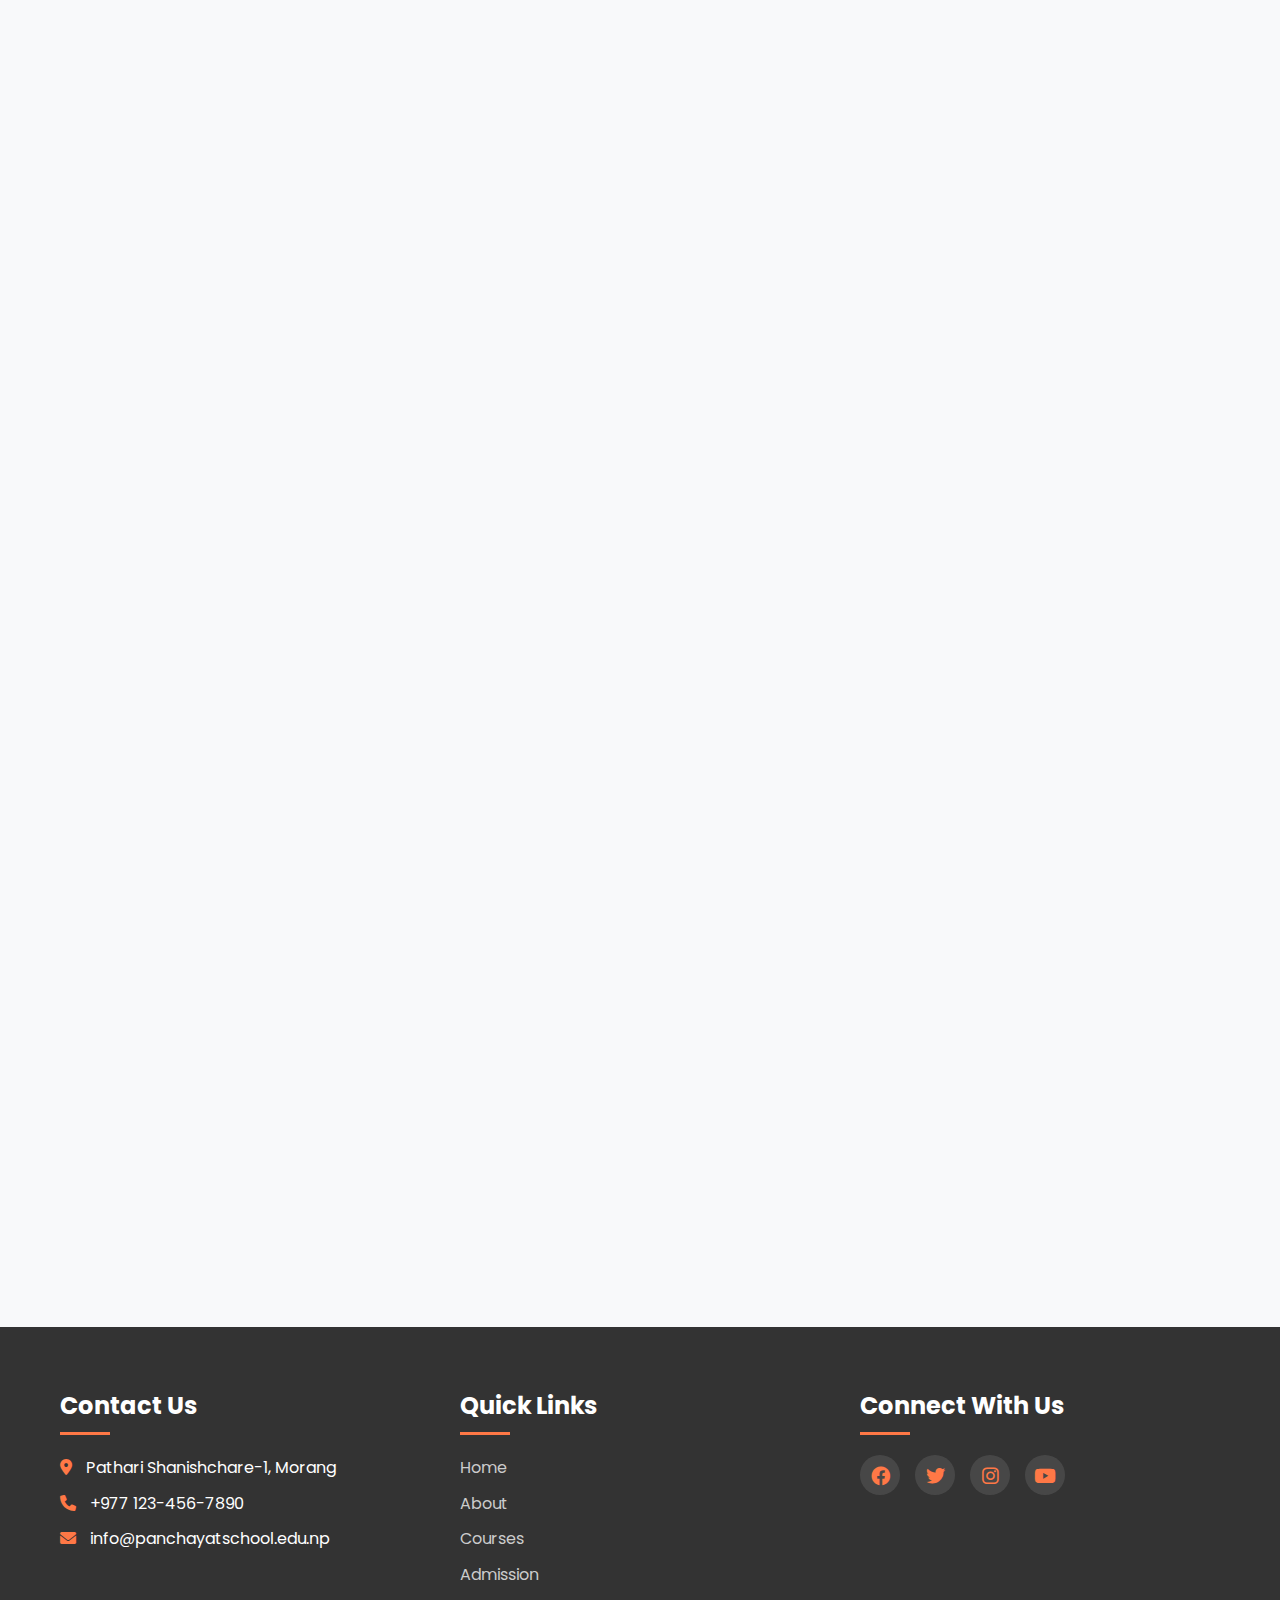
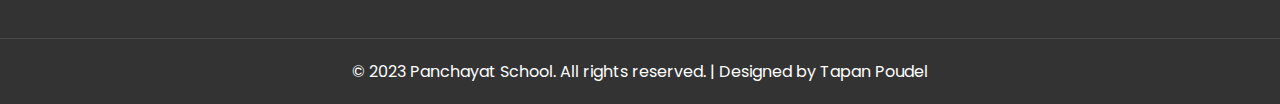
<file: section_pages/about.html>
<!DOCTYPE html>
<html lang="en">
<head>
    <meta charset="UTF-8">
    <meta name="viewport" content="width=device-width, initial-scale=1.0">
    <title>About Us - Panchayat School</title>
    <link rel="stylesheet" href="about.css">
    <link rel="shortcut icon" href="../images/logo.jpg" type="image/x-icon">
    <link href="https://fonts.googleapis.com/css2?family=Poppins:wght@300;400;500;600;700&display=swap" rel="stylesheet">
    <link rel="stylesheet" href="https://cdnjs.cloudflare.com/ajax/libs/font-awesome/6.0.0-beta3/css/all.min.css">
    <link rel="stylesheet" href="https://unpkg.com/aos@next/dist/aos.css" />
</head>
<body>
    <div class="menu-overlay"></div>
    <header>
        <div class="logo-container">
            <img src="../images/logo.jpg" alt="School Logo" class="school-logo">
        </div>
        <div class="menu-toggle" id="mobile-menu">
            <span class="bar"></span>
            <span class="bar"></span>
            <span class="bar"></span>
        </div>
        <nav>
            <ul class="nav-menu">
                <li><a href="../index.html">Home</a></li>
                <li><a href="about.html" class="active">About</a></li>
                <li><a href="./courses.html">Courses</a></li>
                <li><a href="./contact.html">Contact</a></li>
                <li><a href="./rules.html">Rules</a></li>
                <li><a href="./notices.html">Notices</a></li>
                <li><a href="./admisssion.html">Admission</a></li>
            </ul>
        </nav>
    </header>

    <div class="hero-section">
        <div class="hero-content" data-aos="fade-up">
            <h1>About Our School</h1>
            <p>Discover the story, mission, and vision of Panchayat School</p>
        </div>
    </div>

    <div class="container">
        <section id="our-story" data-aos="fade-up">
            <div class="section-header">
                <h2>Our Story</h2>
                <div class="underline"></div>
            </div>
            <div class="about-grid">
                <div class="about-image" data-aos="fade-right">
                    <img src="../images/background.jpg" alt="School Building">
                </div>
                <div class="about-content" data-aos="fade-left">
                    <p>Welcome to Panchayat Secondary School, located in the heart of Pathari, Morang, Nepal. Since our establishment, we have been dedicated to providing quality education that empowers students and prepares them to face the challenges of tomorrow.</p>
                    <p>At Panchayat Secondary School, we strive to foster a nurturing environment where every student's potential is recognized and nurtured. We offer a wide range of educational programs that cater to students from primary through secondary levels.</p>
                    <p>Our committed team of teachers works tirelessly to ensure that students not only excel academically but also develop essential life skills that will help them thrive in an ever-changing world.</p>
                </div>
            </div>
        </section>

        <section id="mission-vision" data-aos="fade-up">
            <div class="section-header">
                <h2>Mission & Vision</h2>
                <div class="underline"></div>
            </div>
            <div class="mission-vision-container">
                <div class="mission-card" data-aos="zoom-in" data-aos-delay="100">
                    <div class="card-icon">
                        <i class="fas fa-bullseye"></i>
                    </div>
                    <h3>Our Mission</h3>
                    <p>To provide a nurturing and dynamic learning environment that prepares students to be lifelong learners, critical thinkers, and responsible citizens through a well-rounded education that develops their academic, social, emotional, and physical well-being.</p>
                </div>
                <div class="vision-card" data-aos="zoom-in" data-aos-delay="200">
                    <div class="card-icon">
                        <i class="fas fa-eye"></i>
                    </div>
                    <h3>Our Vision</h3>
                    <p>To be a beacon of knowledge in the community, creating responsible and capable individuals who will contribute positively to society. We aspire to be recognized as a center of excellence in education, nurturing the leaders of tomorrow.</p>
                </div>
            </div>
        </section>

        <section id="values" data-aos="fade-up">
            <div class="section-header">
                <h2>Our Core Values</h2>
                <div class="underline"></div>
            </div>
            <div class="values-grid">
                <div class="value-card" data-aos="flip-up" data-aos-delay="100">
                    <div class="value-icon">
                        <i class="fas fa-award"></i>
                    </div>
                    <h3>Excellence</h3>
                    <p>We strive for excellence in all aspects of education and encourage our students to aim high in their academic and personal endeavors.</p>
                </div>
                <div class="value-card" data-aos="flip-up" data-aos-delay="200">
                    <div class="value-icon">
                        <i class="fas fa-hands-helping"></i>
                    </div>
                    <h3>Respect</h3>
                    <p>We foster an environment of mutual respect, valuing diversity and treating all members of our community with dignity and kindness.</p>
                </div>
                <div class="value-card" data-aos="flip-up" data-aos-delay="300">
                    <div class="value-icon">
                        <i class="fas fa-balance-scale"></i>
                    </div>
                    <h3>Integrity</h3>
                    <p>We uphold honesty, ethical behavior, and accountability in all our actions and decisions, creating a culture of trust.</p>
                </div>
                <div class="value-card" data-aos="flip-up" data-aos-delay="400">
                    <div class="value-icon">
                        <i class="fas fa-users"></i>
                    </div>
                    <h3>Community</h3>
                    <p>We emphasize the importance of community service, collaboration, and fostering a sense of belonging among our students.</p>
                </div>
            </div>
        </section>

        <section id="team" data-aos="fade-up">
            <div class="section-header">
                <h2>Our Leadership Team</h2>
                <div class="underline"></div>
            </div>
            <div class="team-grid">
                <div class="team-card" data-aos="fade-up" data-aos-delay="100">
                    <div class="team-image">
                        <img src="../images/art.jpg" alt="Principal">
                    </div>
                    <div class="team-info">
                        <h3>Mr.  Arjun Buddhathoki </h3>
                        <p class="position">Principal</p>
                        <p class="bio">With over 20 years of experience in education, Mr. Kumar leads our school with dedication and vision.</p>
                    </div>
                </div>
                <div class="team-card" data-aos="fade-up" data-aos-delay="200">
                    <div class="team-image">
                        <img src="../images/art1.jpg" alt="Vice Principal">
                    </div>
                    <div class="team-info">
                        <h3>Mrs. Sunita Sharma</h3>
                        <p class="position">Buddhi Nath Adhikari</p>
                        <p class="bio">Mrs. Adhikari oversees academic excellence and curriculum development at our school.</p>
                    </div>
                </div>
                <div class="team-card" data-aos="fade-up" data-aos-delay="300">
                    <div class="team-image">
                        <img src="../images/art2.jpg" alt="Administrative Head">
                    </div>
                    <div class="team-info">
                        <h3>Mr. Chakra Goutam </h3>
                        <p class="position">Administrative Head</p>
                        <p class="bio">Mr. Goutam ensures smooth operations and administrative excellence throughout the school.</p>
                    </div>
                </div>
            </div>
        </section>

        <section id="facilities" data-aos="fade-up">
            <div class="section-header">
                <h2>Our Facilities</h2>
                <div class="underline"></div>
            </div>
            <div class="facilities-carousel">
                <div class="facility-slide" data-aos="fade-right">
                    <div class="facility-image">
                        <img src="../images/science1.jpg" alt="Science Laboratory">
                    </div>
                    <div class="facility-content">
                        <h3>Modern Laboratories</h3>
                        <p>Our well-equipped science, computer, and language laboratories provide hands-on learning experiences for students.</p>
                    </div>
                </div>
                <div class="facility-slide" data-aos="fade-left">
                    <div class="facility-image">
                        <img src="../images/sports.jpg" alt="Sports Facilities">
                    </div>
                    <div class="facility-content">
                        <h3>Sports Facilities</h3>
                        <p>We offer comprehensive sports facilities including a playground, indoor games, and equipment for various athletic activities.</p>
                    </div>
                </div>
            </div>
        </section>
    </div>

    <section id="cta-section" data-aos="zoom-in">
        <div class="cta-content">
            <h2>Join Our Community</h2>
            <p>Discover how your child can benefit from our holistic approach to education</p>
            <div class="cta-buttons">
                <a href="../admisssion.html" class="cta-button">Apply Now</a>
                <a href="../contact.html" class="cta-button secondary">Contact Us</a>
            </div>
        </div>
    </section>

    <footer>
        <div class="footer-content">
            <div class="footer-section">
                <h3>Contact Us</h3>
                <p><i class="fas fa-map-marker-alt"></i> Pathari Shanishchare-1, Morang</p>
                <p><i class="fas fa-phone"></i> +977 123-456-7890</p>
                <p><i class="fas fa-envelope"></i> info@panchayatschool.edu.np</p>
            </div>
            <div class="footer-section">
                <h3>Quick Links</h3>
                <ul>
                    <li><a href="../index.html">Home</a></li>
                    <li><a href="about.html">About</a></li>
                    <li><a href="../courses.html">Courses</a></li>
                    <li><a href="../admisssion.html">Admission</a></li>
                </ul>
            </div>
            <div class="footer-section">
                <h3>Connect With Us</h3>
                <div class="social-icons">
                    <a href="https://www.facebook.com/share/1DYV3WEHPx/" target="_blank"><i class="fab fa-facebook"></i></a>
                    <a href="#"><i class="fab fa-twitter"></i></a>
                    <a href="#"><i class="fab fa-instagram"></i></a>
                    <a href="#"><i class="fab fa-youtube"></i></a>
                </div>
            </div>
        </div>
        <div class="footer-bottom">
            <p>&copy; 2023 Panchayat School. All rights reserved. | Designed by Tapan Poudel</p>
        </div>
    </footer>

    <script src="https://unpkg.com/aos@next/dist/aos.js"></script>
    <script src="../script.js"></script>
</body>
</html>
</file>
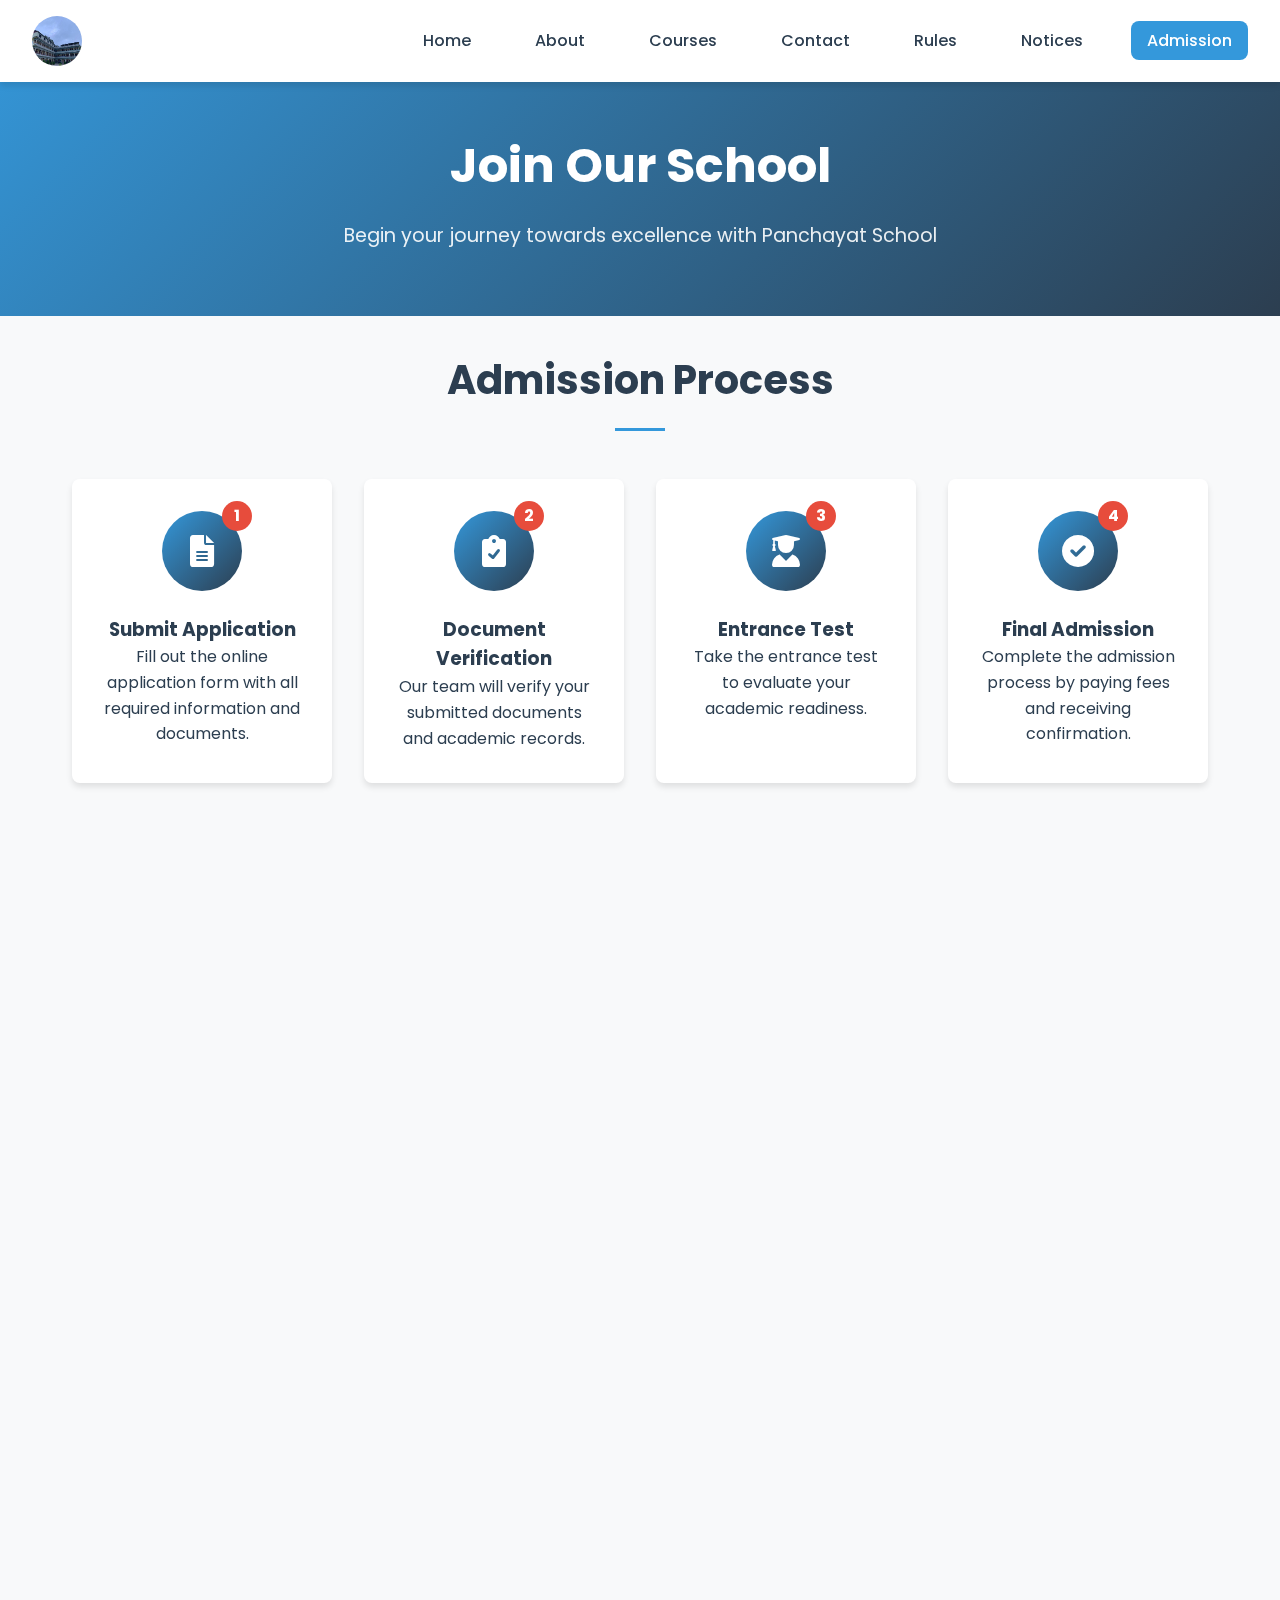
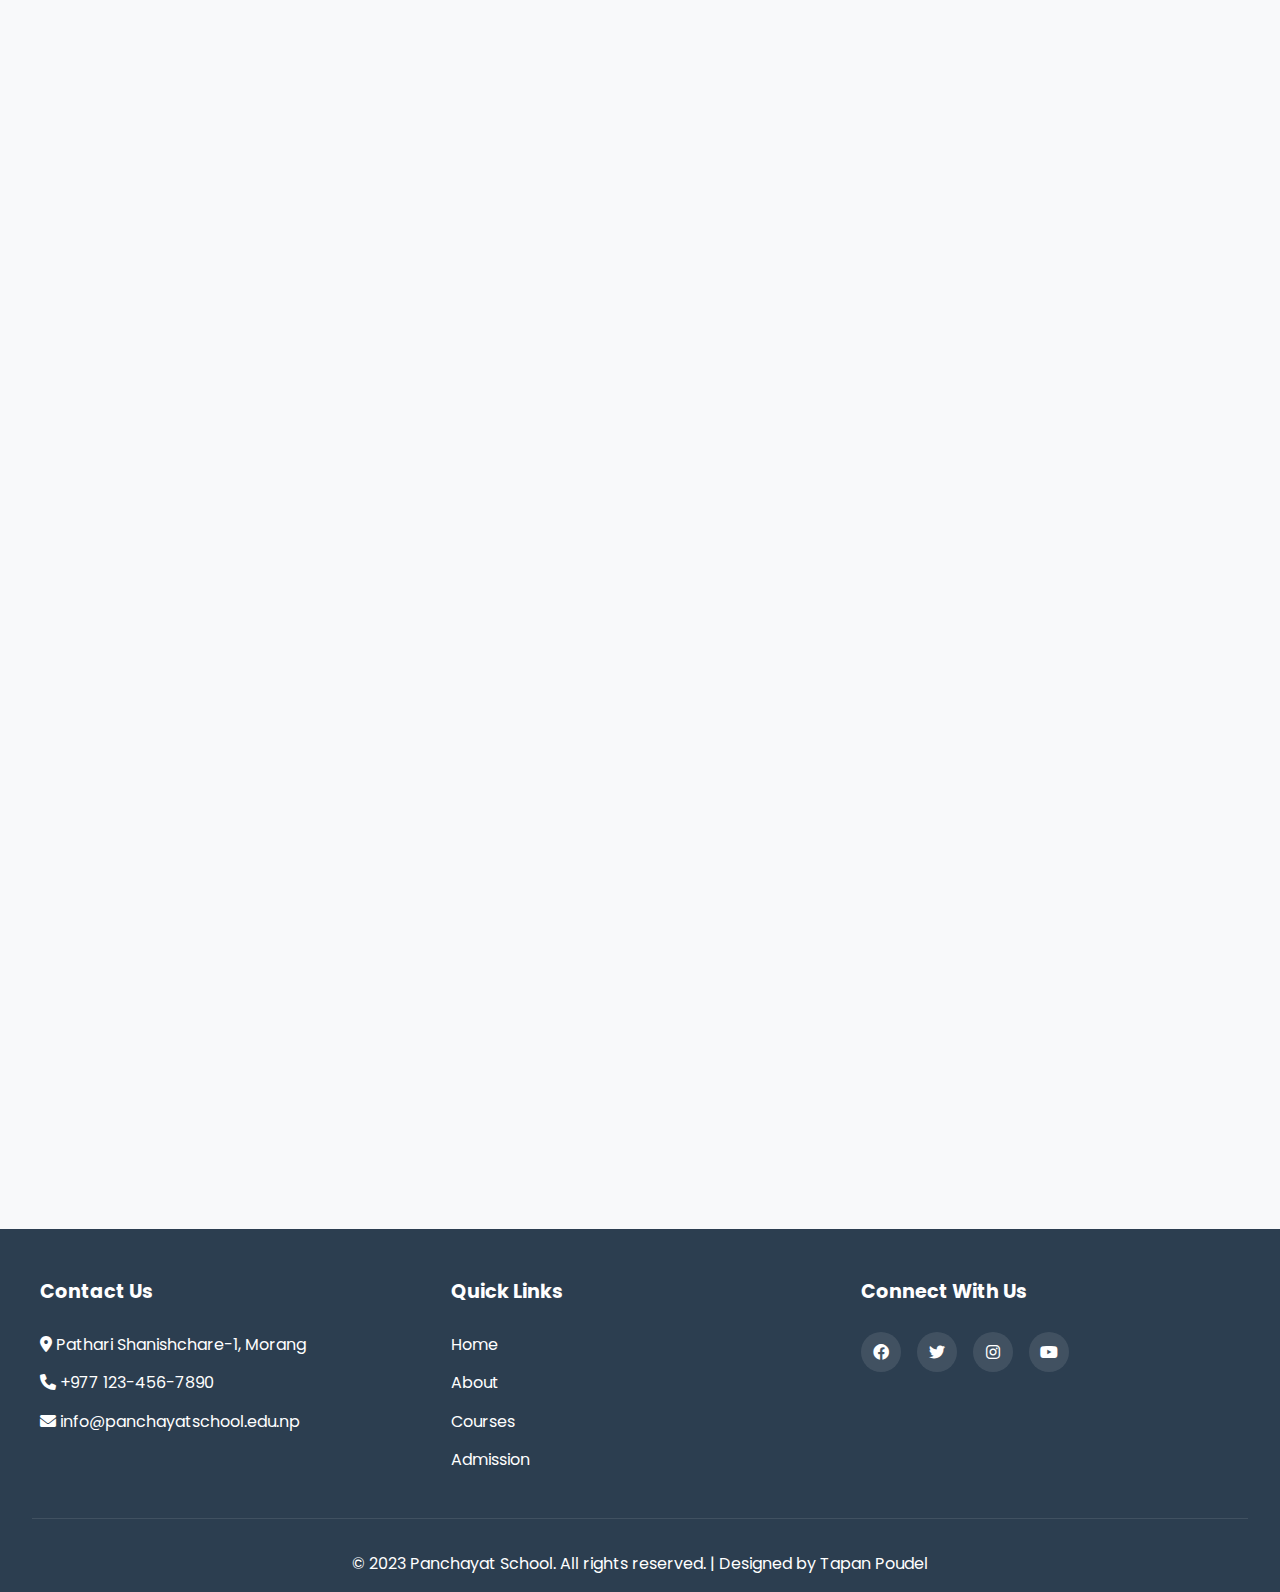
<file: section_pages/admisssion.html>
<!DOCTYPE html>
<html lang="en">
<head>
    <meta charset="UTF-8">
    <meta name="viewport" content="width=device-width, initial-scale=1.0">
    <title>Admission - Panchayat School</title>
    <link rel="stylesheet" href="admission.css">
    <link rel="shortcut icon" href="../images/logo.jpg" type="image/x-icon">
    <link href="https://fonts.googleapis.com/css2?family=Poppins:wght@300;400;500;600;700&display=swap" rel="stylesheet">
    <link rel="stylesheet" href="https://cdnjs.cloudflare.com/ajax/libs/font-awesome/6.0.0-beta3/css/all.min.css">
    <link rel="stylesheet" href="https://unpkg.com/aos@next/dist/aos.css" />
</head>
<body>
    <div class="menu-overlay"></div>
    <header>
        <div class="logo-container">
            <img src="../images/logo.jpg" alt="School Logo" class="school-logo">
        </div>
        <div class="menu-toggle" id="mobile-menu">
            <span class="bar"></span>
            <span class="bar"></span>
            <span class="bar"></span>
        </div>
        <nav>
            <ul class="nav-menu">
                <li><a href="../index.html">Home</a></li>
                <li><a href="about.html">About</a></li>
                <li><a href="courses.html">Courses</a></li>
                <li><a href="contact.html">Contact</a></li>
                <li><a href="rules.html">Rules</a></li>
                <li><a href="notices.html">Notices</a></li>
                <li><a href="admisssion.html" class="active">Admission</a></li>
            </ul>
        </nav>
    </header>

    <div class="hero-section">
        <div class="hero-content" data-aos="fade-up">
            <h1>Join Our School</h1>
            <p>Begin your journey towards excellence with Panchayat School</p>
        </div>
    </div>

    <div class="container">
        <section id="admission-process" data-aos="fade-up">
            <div class="section-header">
                <h2>Admission Process</h2>
                <div class="underline"></div>
            </div>
            <div class="process-grid">
                <div class="process-card" data-aos="fade-up">
                    <div class="process-icon">
                        <i class="fas fa-file-alt"></i>
                        <span class="step-number">1</span>
                    </div>
                    <h3>Submit Application</h3>
                    <p>Fill out the online application form with all required information and documents.</p>
                </div>

                <div class="process-card" data-aos="fade-up" data-aos-delay="100">
                    <div class="process-icon">
                        <i class="fas fa-clipboard-check"></i>
                        <span class="step-number">2</span>
                    </div>
                    <h3>Document Verification</h3>
                    <p>Our team will verify your submitted documents and academic records.</p>
                </div>

                <div class="process-card" data-aos="fade-up" data-aos-delay="200">
                    <div class="process-icon">
                        <i class="fas fa-user-graduate"></i>
                        <span class="step-number">3</span>
                    </div>
                    <h3>Entrance Test</h3>
                    <p>Take the entrance test to evaluate your academic readiness.</p>
                </div>

                <div class="process-card" data-aos="fade-up" data-aos-delay="300">
                    <div class="process-icon">
                        <i class="fas fa-check-circle"></i>
                        <span class="step-number">4</span>
                    </div>
                    <h3>Final Admission</h3>
                    <p>Complete the admission process by paying fees and receiving confirmation.</p>
                </div>
            </div>
        </section>

        <section id="admission-form" data-aos="fade-up">
            <div class="form-container">
                <div class="form-content">
                    <div class="section-header">
                        <h2>Application Form</h2>
                        <div class="underline"></div>
                    </div>
                    <form class="admission-form" id="admissionForm">
                        <div class="form-grid">
                            <div class="form-group">
                                <label for="full-name">Full Name</label>
                                <input type="text" id="full-name" name="full_name" required>
                            </div>

                            <div class="form-group">
                                <label for="dob">Date of Birth</label>
                                <input type="date" id="dob" name="dob" required>
                            </div>

                            <div class="form-group">
                                <label for="email">Email Address</label>
                                <input type="email" id="email" name="email" required>
                            </div>

                            <div class="form-group">
                                <label for="phone">Phone Number</label>
                                <input type="tel" id="phone" name="phone" required>
                            </div>

                            <div class="form-group">
                                <label for="parent-name">Parent/Guardian Name</label>
                                <input type="text" id="parent-name" name="parent_name" required>
                            </div>

                            <div class="form-group">
                                <label for="parent-phone">Parent/Guardian Phone</label>
                                <input type="tel" id="parent-phone" name="parent_phone" required>
                            </div>

                            <div class="form-group full-width">
                                <label for="address">Address</label>
                                <textarea id="address" name="address" rows="3" required></textarea>
                            </div>

                            <div class="form-group">
                                <label for="course">Preferred Course</label>
                                <select id="course" name="course" required>
                                    <option value="">Select a course</option>
                                    <option value="science">Science</option>
                                    <option value="commerce">Commerce</option>
                                    <option value="arts">Arts & Humanities</option>
                                </select>
                            </div>

                            <div class="form-group">
                                <label for="previous-school">Previous School</label>
                                <input type="text" id="previous-school" name="previous_school" required>
                            </div>

                            <div class="form-group full-width">
                                <label for="documents">Upload Documents</label>
                                <div class="file-upload">
                                    <input type="file" id="documents" name="documents" multiple>
                                    <label for="documents" class="file-label">
                                        <i class="fas fa-cloud-upload-alt"></i>
                                        <span>Choose Files</span>
                                    </label>
                                </div>
                                <small>Upload previous academic records, birth certificate, and other required documents</small>
                            </div>
                        </div>

                        <div class="form-footer">
                            <button type="submit" class="submit-btn">
                                Submit Application
                                <i class="fas fa-arrow-right"></i>
                            </button>
                        </div>
                    </form>
                </div>
            </div>
        </section>

        <section id="admission-info" data-aos="fade-up">
            <div class="info-grid">
                <div class="info-card requirements" data-aos="fade-right">
                    <h3><i class="fas fa-list-ul"></i> Requirements</h3>
                    <ul>
                        <li>Completed application form</li>
                        <li>Birth certificate</li>
                        <li>Previous academic records</li>
                        <li>Passport size photographs</li>
                        <li>Transfer certificate (if applicable)</li>
                        <li>Character certificate</li>
                    </ul>
                </div>

                <div class="info-card fees" data-aos="fade-left">
                    <h3><i class="fas fa-money-bill-wave"></i> Fee Structure</h3>
                    <ul>
                        <li>Application Fee: Rs. 500</li>
                        <li>Admission Fee: Rs. 5,000</li>
                        <li>Annual Fee: Rs. 25,000</li>
                        <li>Lab Fee (Science): Rs. 3,000</li>
                        <li>Computer Lab Fee: Rs. 2,000</li>
                        <li>Library Fee: Rs. 1,000</li>
                    </ul>
                </div>
            </div>
        </section>

        <section id="admission-contact" data-aos="fade-up">
            <div class="contact-card">
                <div class="contact-content">
                    <h2>Need Help?</h2>
                    <p>Contact our admission office for any queries or assistance</p>
                    <div class="contact-info">
                        <div class="contact-item">
                            <i class="fas fa-phone"></i>
                            <div>
                                <h4>Call Us</h4>
                                <p>+977 984-2085094</p>
                            </div>
                        </div>
                        <div class="contact-item">
                            <i class="fas fa-envelope"></i>
                            <div>
                                <h4>Email Us</h4>
                                <p>admissions@panchayatschool.edu.np</p>
                            </div>
                        </div>
                        <div class="contact-item">
                            <i class="fas fa-clock"></i>
                            <div>
                                <h4>Office Hours</h4>
                                <p>Monday - Friday: 9:00 AM - 4:00 PM</p>
                            </div>
                        </div>
                    </div>
                </div>
            </div>
        </section>
    </div>

    <footer>
        <div class="footer-content">
            <div class="footer-section">
                <h3>Contact Us</h3>
                <p><i class="fas fa-map-marker-alt"></i> Pathari Shanishchare-1, Morang</p>
                <p><i class="fas fa-phone"></i> +977 123-456-7890</p>
                <p><i class="fas fa-envelope"></i> info@panchayatschool.edu.np</p>
            </div>
            <div class="footer-section">
                <h3>Quick Links</h3>
                <ul>
                    <li><a href="../index.html">Home</a></li>
                    <li><a href="about.html">About</a></li>
                    <li><a href="courses.html">Courses</a></li>
                    <li><a href="admisssion.html">Admission</a></li>
                </ul>
            </div>
            <div class="footer-section">
                <h3>Connect With Us</h3>
                <div class="social-icons">
                    <a href="https://www.facebook.com/share/1DYV3WEHPx/" target="_blank"><i class="fab fa-facebook"></i></a>
                    <a href="#"><i class="fab fa-twitter"></i></a>
                    <a href="#"><i class="fab fa-instagram"></i></a>
                    <a href="#"><i class="fab fa-youtube"></i></a>
                </div>
            </div>
        </div>
        <div class="footer-bottom">
            <p>&copy; 2023 Panchayat School. All rights reserved. | Designed by Tapan Poudel</p>
        </div>
    </footer>

    <script src="https://unpkg.com/aos@next/dist/aos.js"></script>
    <script>
        AOS.init({
            duration: 800,
            once: true
        });

        // Mobile Menu Toggle
        document.getElementById('mobile-menu').addEventListener('click', function() {
            this.classList.toggle('active');
            document.querySelector('.nav-menu').classList.toggle('active');
            document.querySelector('.menu-overlay').classList.toggle('active');
        });

        document.querySelector('.menu-overlay').addEventListener('click', function() {
            this.classList.remove('active');
            document.getElementById('mobile-menu').classList.remove('active');
            document.querySelector('.nav-menu').classList.remove('active');
        });

        // File Upload
        const fileInput = document.getElementById('documents');
        const fileLabel = document.querySelector('.file-label span');

        fileInput.addEventListener('change', function() {
            if (this.files.length > 0) {
                fileLabel.textContent = `${this.files.length} file(s) selected`;
            } else {
                fileLabel.textContent = 'Choose Files';
            }
        });

        // Form Submission
        document.getElementById('admissionForm').addEventListener('submit', function(e) {
            e.preventDefault();
            alert('Thank you for your application! We will contact you soon.');
            this.reset();
            fileLabel.textContent = 'Choose Files';
        });
    </script>
</body>
</html>
</file>
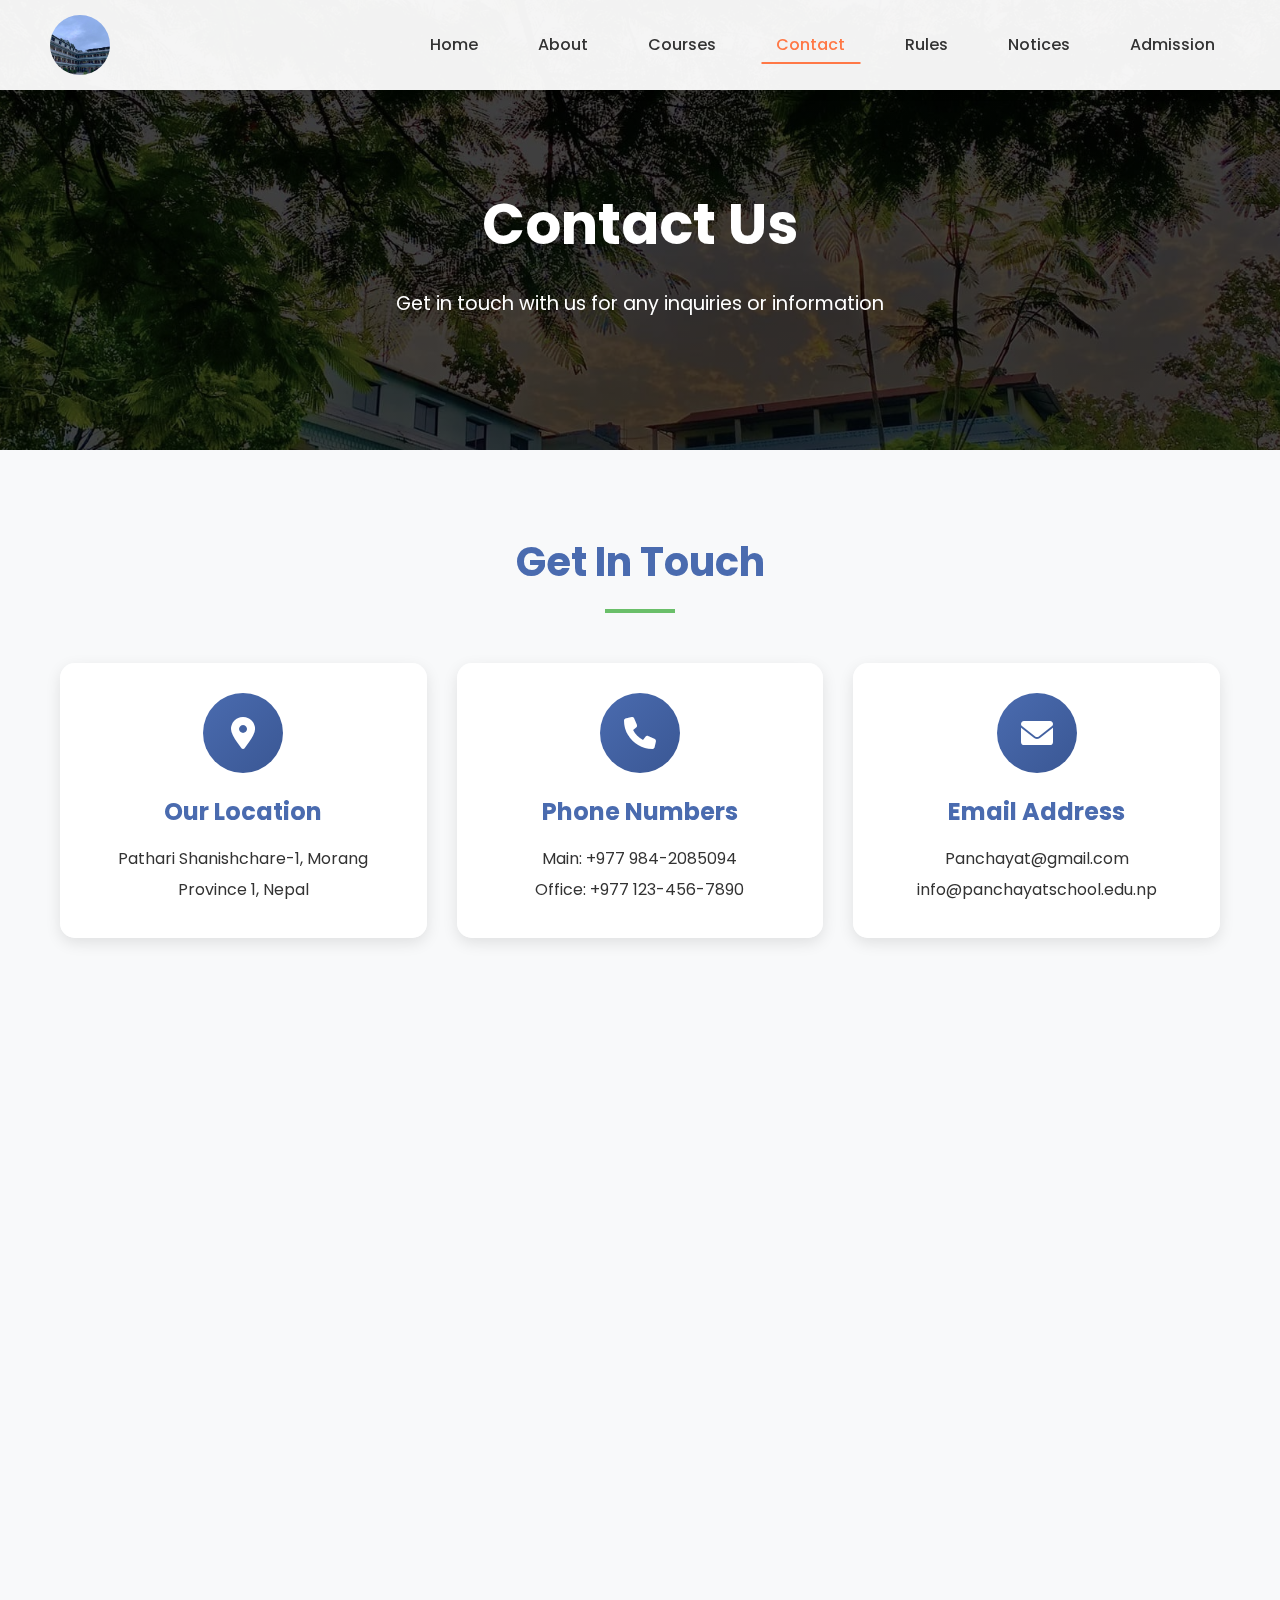
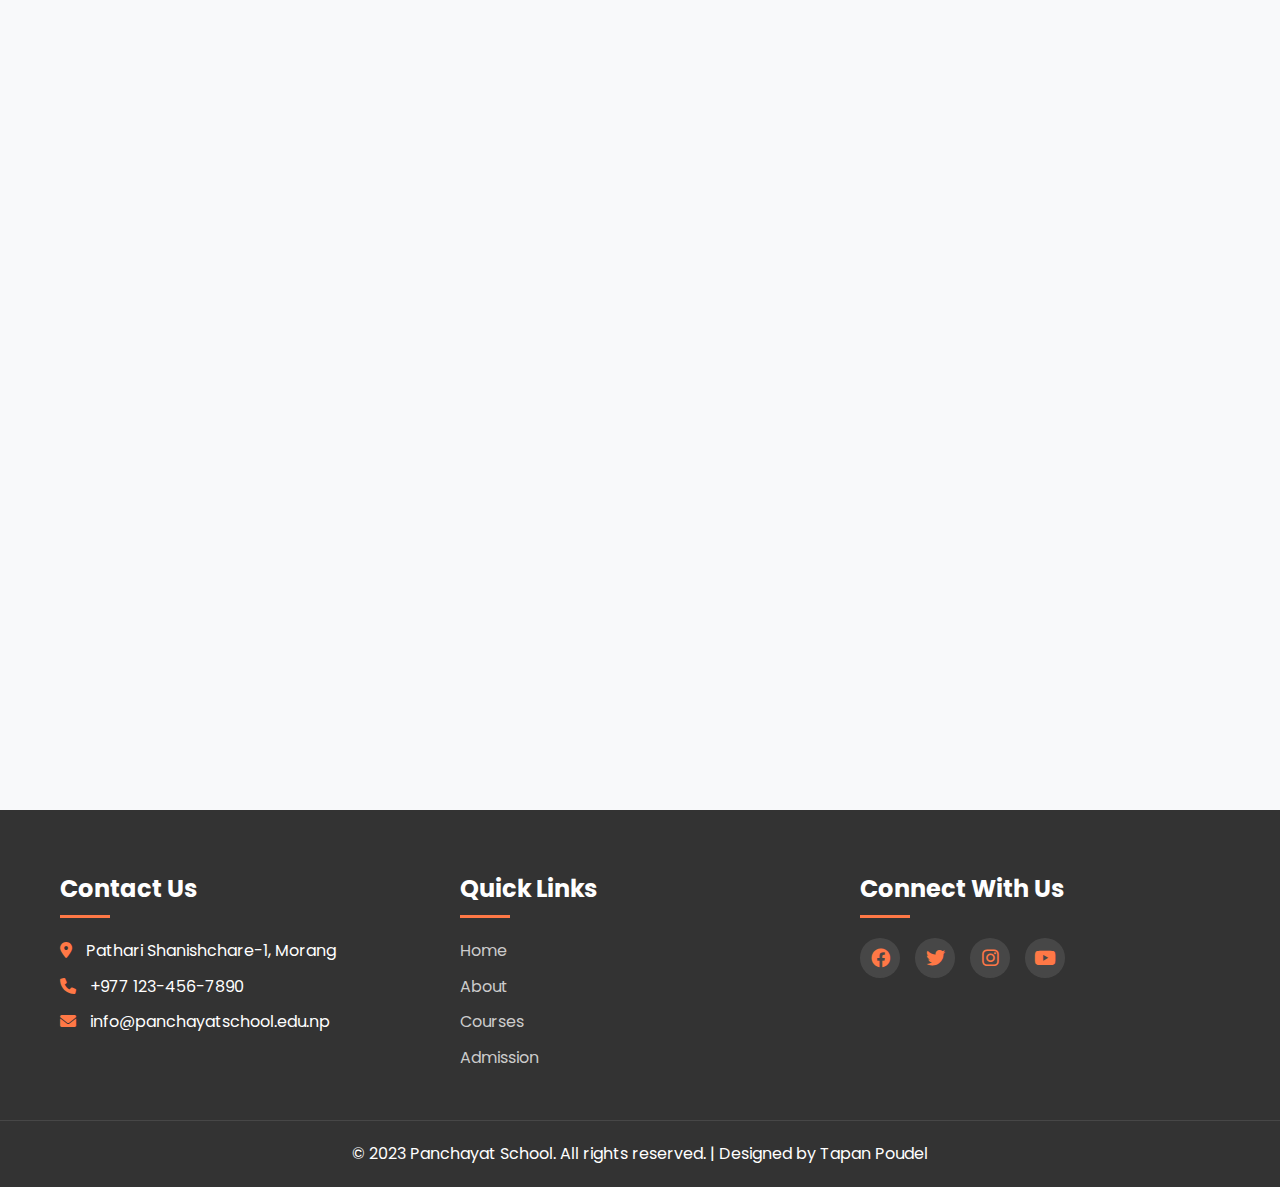
<file: section_pages/contact.html>
<!DOCTYPE html>
<html lang="en">
<head>
    <meta charset="UTF-8">
    <meta name="viewport" content="width=device-width, initial-scale=1.0">
    <title>Contact Us - Panchayat School</title>
    <link rel="stylesheet" href="contact.css">
    <link rel="shortcut icon" href="../images/logo.jpg" type="image/x-icon">
    <link href="https://fonts.googleapis.com/css2?family=Poppins:wght@300;400;500;600;700&display=swap" rel="stylesheet">
    <link rel="stylesheet" href="https://cdnjs.cloudflare.com/ajax/libs/font-awesome/6.0.0-beta3/css/all.min.css">
    <link rel="stylesheet" href="https://unpkg.com/aos@next/dist/aos.css" />
</head>
<body>
    <div class="menu-overlay"></div>
    <header>
        <div class="logo-container">
            <img src="../images/logo.jpg" alt="School Logo" class="school-logo">
        </div>
        <div class="menu-toggle" id="mobile-menu">
            <span class="bar"></span>
            <span class="bar"></span>
            <span class="bar"></span>
        </div>
        <nav>
            <ul class="nav-menu">
                <li><a href="../index.html">Home</a></li>
                <li><a href="about.html">About</a></li>
                <li><a href="courses.html">Courses</a></li>
                <li><a href="contact.html" class="active">Contact</a></li>
                <li><a href="rules.html">Rules</a></li>
                <li><a href="notices.html">Notices</a></li>
                <li><a href="admisssion.html">Admission</a></li>
            </ul>
        </nav>
    </header>

    <div class="hero-section">
        <div class="hero-content" data-aos="fade-up">
            <h1>Contact Us</h1>
            <p>Get in touch with us for any inquiries or information</p>
        </div>
    </div>

    <div class="container">
        <section id="contact-info" data-aos="fade-up">
            <div class="section-header">
                <h2>Get In Touch</h2>
                <div class="underline"></div>
            </div>
            <div class="contact-grid">
                <div class="contact-info-card" data-aos="fade-right">
                    <div class="info-icon">
                        <i class="fas fa-map-marker-alt"></i>
                    </div>
                    <h3>Our Location</h3>
                    <p>Pathari Shanishchare-1, Morang</p>
                    <p>Province 1, Nepal</p>
                </div>

                <div class="contact-info-card" data-aos="fade-up">
                    <div class="info-icon">
                        <i class="fas fa-phone"></i>
                    </div>
                    <h3>Phone Numbers</h3>
                    <p>Main: +977 984-2085094</p>
                    <p>Office: +977 123-456-7890</p>
                </div>

                <div class="contact-info-card" data-aos="fade-left">
                    <div class="info-icon">
                        <i class="fas fa-envelope"></i>
                    </div>
                    <h3>Email Address</h3>
                    <p>Panchayat@gmail.com</p>
                    <p>info@panchayatschool.edu.np</p>
                </div>
            </div>
        </section>

        <section id="contact-form" data-aos="fade-up">
            <div class="form-container">
                <div class="form-content">
                    <div class="section-header">
                        <h2>Send Us a Message</h2>
                        <div class="underline"></div>
                    </div>
                    <form class="contact-form" id="contactForm">
                        <div class="form-group">
                            <label for="name">Full Name</label>
                            <input type="text" id="name" name="name" required>
                        </div>
                        <div class="form-group">
                            <label for="email">Email Address</label>
                            <input type="email" id="email" name="email" required>
                        </div>
                        <div class="form-group">
                            <label for="phone">Phone Number</label>
                            <input type="tel" id="phone" name="phone">
                        </div>
                        <div class="form-group">
                            <label for="subject">Subject</label>
                            <input type="text" id="subject" name="subject" required>
                        </div>
                        <div class="form-group">
                            <label for="message">Your Message</label>
                            <textarea id="message" name="message" rows="5" required></textarea>
                        </div>
                        <button type="submit" class="submit-btn">
                            <span>Send Message</span>
                            <i class="fas fa-paper-plane"></i>
                        </button>
                    </form>
                </div>
                <div class="map-container" data-aos="fade-left">
                    <iframe 
                        src="https://www.google.com/maps/embed?pb=!1m18!1m12!1m3!1d4773.03382383233!2d87.56294480449631!3d26.653403767369603!2m3!1f0!2f0!3f0!3m2!1i1024!2i768!4f13.1!3m3!1m2!1s0x39e589bc3b42ceff%3A0xa67d0415f53b3a0b!2sShree%20Panchayat%20Higher%20Secondary%20School!5e1!3m2!1sen!2snp!4v1741593971132!5m2!1sen!2snp"
                        width="100%" 
                        height="450" 
                        style="border:0;" 
                        allowfullscreen="" 
                        loading="lazy">
                    </iframe>
                </div>
            </div>
        </section>

        <section id="social-connect" data-aos="fade-up">
            <div class="section-header">
                <h2>Connect With Us</h2>
                <div class="underline"></div>
            </div>
            <div class="social-grid">
                <a href="https://www.facebook.com/share/1DYV3WEHPx/" class="social-card" target="_blank" data-aos="zoom-in">
                    <i class="fab fa-facebook"></i>
                    <h3>Facebook</h3>
                    <p>Follow us for updates</p>
                </a>
                <a href="#" class="social-card" data-aos="zoom-in" data-aos-delay="100">
                    <i class="fab fa-twitter"></i>
                    <h3>Twitter</h3>
                    <p>Join the conversation</p>
                </a>
                <a href="#" class="social-card" data-aos="zoom-in" data-aos-delay="200">
                    <i class="fab fa-instagram"></i>
                    <h3>Instagram</h3>
                    <p>See our moments</p>
                </a>
                <a href="#" class="social-card" data-aos="zoom-in" data-aos-delay="300">
                    <i class="fab fa-youtube"></i>
                    <h3>YouTube</h3>
                    <p>Watch our videos</p>
                </a>
            </div>
        </section>
    </div>

    <footer>
        <div class="footer-content">
            <div class="footer-section">
                <h3>Contact Us</h3>
                <p><i class="fas fa-map-marker-alt"></i> Pathari Shanishchare-1, Morang</p>
                <p><i class="fas fa-phone"></i> +977 123-456-7890</p>
                <p><i class="fas fa-envelope"></i> info@panchayatschool.edu.np</p>
            </div>
            <div class="footer-section">
                <h3>Quick Links</h3>
                <ul>
                    <li><a href="../index.html">Home</a></li>
                    <li><a href="about.html">About</a></li>
                    <li><a href="courses.html">Courses</a></li>
                    <li><a href="admisssion.html">Admission</a></li>
                </ul>
            </div>
            <div class="footer-section">
                <h3>Connect With Us</h3>
                <div class="social-icons">
                    <a href="https://www.facebook.com/share/1DYV3WEHPx/" target="_blank"><i class="fab fa-facebook"></i></a>
                    <a href="#"><i class="fab fa-twitter"></i></a>
                    <a href="#"><i class="fab fa-instagram"></i></a>
                    <a href="#"><i class="fab fa-youtube"></i></a>
                </div>
            </div>
        </div>
        <div class="footer-bottom">
            <p>&copy; 2023 Panchayat School. All rights reserved. | Designed by Tapan Poudel</p>
        </div>
    </footer>

    <script src="https://unpkg.com/aos@next/dist/aos.js"></script>
    <script>
        AOS.init({
            duration: 800,
            once: true
        });

        // Mobile Menu Toggle
        document.getElementById('mobile-menu').addEventListener('click', function() {
            this.classList.toggle('active');
            document.querySelector('.nav-menu').classList.toggle('active');
            document.querySelector('.menu-overlay').classList.toggle('active');
        });

        document.querySelector('.menu-overlay').addEventListener('click', function() {
            this.classList.remove('active');
            document.getElementById('mobile-menu').classList.remove('active');
            document.querySelector('.nav-menu').classList.remove('active');
        });

        // Form Submission
        document.getElementById('contactForm').addEventListener('submit', function(e) {
            e.preventDefault();
            // Add your form submission logic here
            alert('Thank you for your message! We will get back to you soon.');
            this.reset();
        });
    </script>
</body>
</html>
</file>
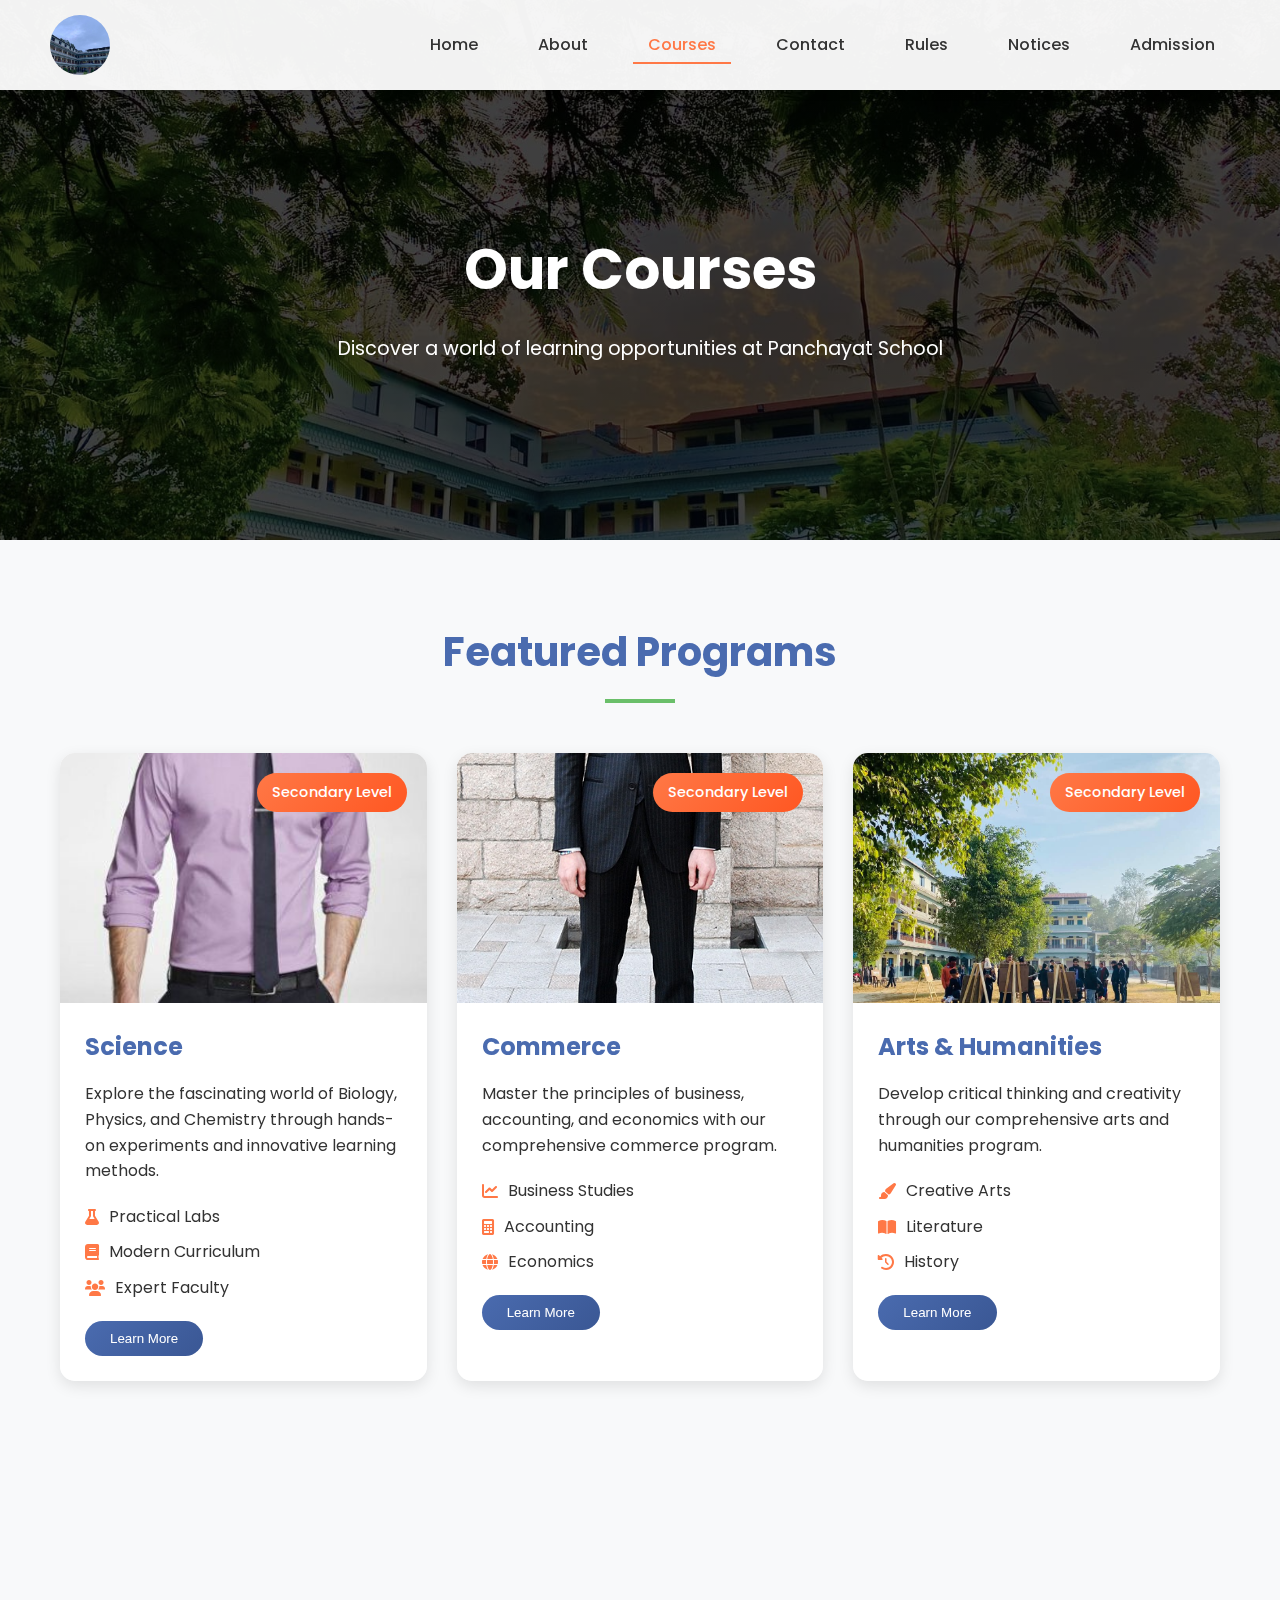
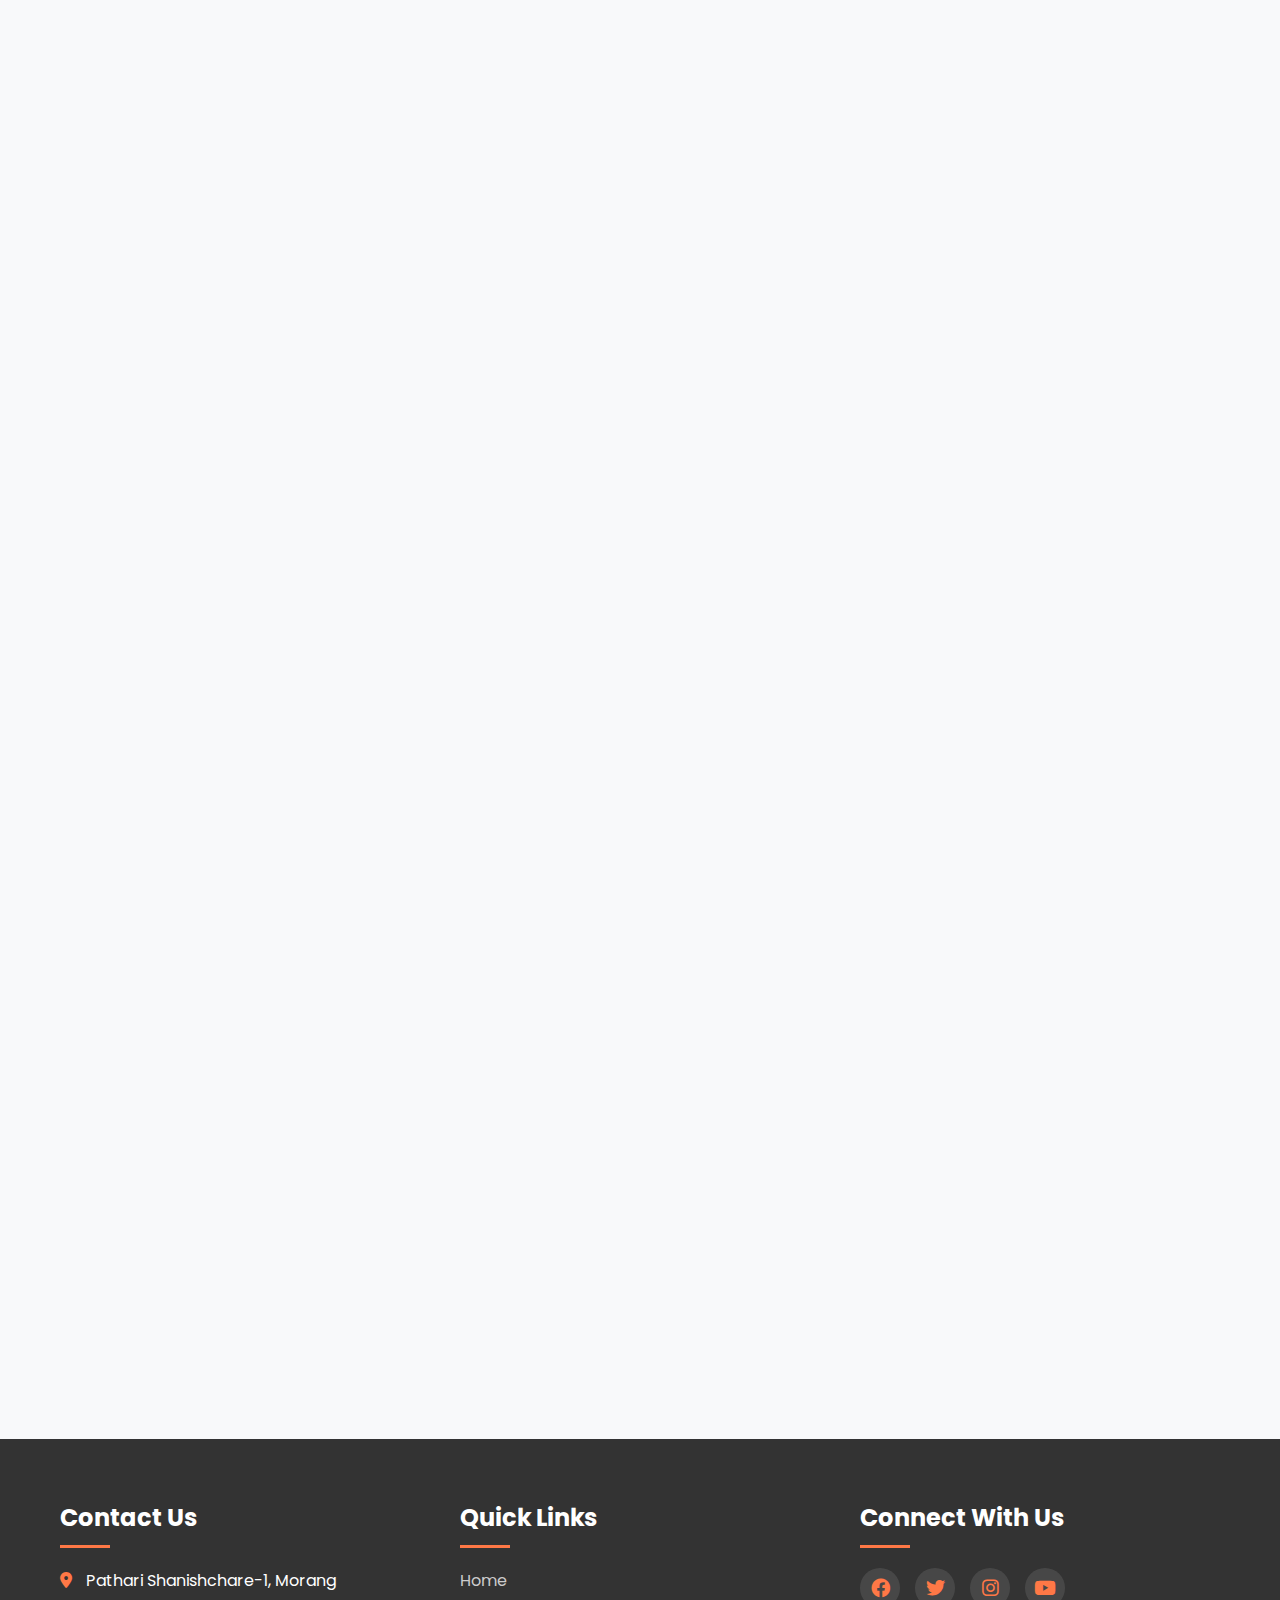
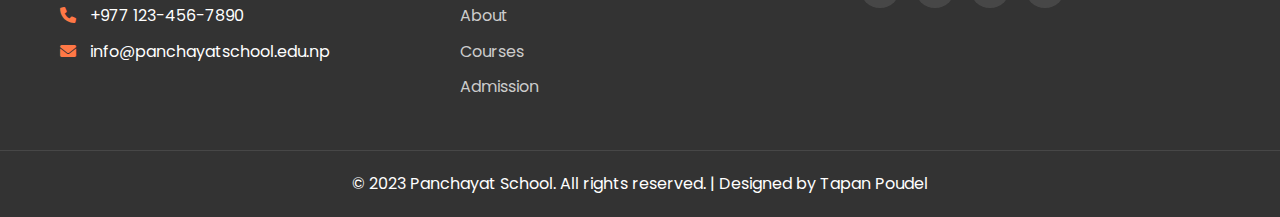
<file: section_pages/courses.html>
<!DOCTYPE html>
<html lang="en">
<head>
    <meta charset="UTF-8">
    <meta name="viewport" content="width=device-width, initial-scale=1.0">
    <title>Courses - Panchayat School</title>
    <link rel="stylesheet" href="cources.css">
    <link rel="shortcut icon" href="../images/logo.jpg" type="image/x-icon">
    <link href="https://fonts.googleapis.com/css2?family=Poppins:wght@300;400;500;600;700&display=swap" rel="stylesheet">
    <link rel="stylesheet" href="https://cdnjs.cloudflare.com/ajax/libs/font-awesome/6.0.0-beta3/css/all.min.css">
    <link rel="stylesheet" href="https://unpkg.com/aos@next/dist/aos.css" />
</head>
<body>
    <div class="menu-overlay"></div>
    <header>
        <div class="logo-container">
            <img src="../images/logo.jpg" alt="School Logo" class="school-logo">
        </div>
        <div class="menu-toggle" id="mobile-menu">
            <span class="bar"></span>
            <span class="bar"></span>
            <span class="bar"></span>
        </div>
        <nav>
            <ul class="nav-menu">
                <li><a href="../index.html">Home</a></li>
                <li><a href="about.html">About</a></li>
                <li><a href="courses.html" class="active">Courses</a></li>
                <li><a href="contact.html">Contact</a></li>
                <li><a href="rules.html">Rules</a></li>
                <li><a href="notices.html">Notices</a></li>
                <li><a href="admisssion.html">Admission</a></li>
            </ul>
        </nav>
    </header>

    <div class="hero-section">
        <div class="hero-content" data-aos="fade-up">
            <h1>Our Courses</h1>
            <p>Discover a world of learning opportunities at Panchayat School</p>
        </div>
    </div>

    <div class="container">
        <section id="featured-courses" data-aos="fade-up">
            <div class="section-header">
                <h2>Featured Programs</h2>
                <div class="underline"></div>
            </div>
            <div class="courses-grid">
                <div class="course-card" data-aos="fade-up" data-aos-delay="100">
                    <div class="course-image">
                        <img src="../images/science.jpg" alt="Science">
                        <div class="course-overlay">
                            <span class="course-level">Secondary Level</span>
                        </div>
                    </div>
                    <div class="course-content">
                        <h3>Science</h3>
                        <p>Explore the fascinating world of Biology, Physics, and Chemistry through hands-on experiments and innovative learning methods.</p>
                        <ul class="course-features">
                            <li><i class="fas fa-flask"></i> Practical Labs</li>
                            <li><i class="fas fa-book"></i> Modern Curriculum</li>
                            <li><i class="fas fa-users"></i> Expert Faculty</li>
                        </ul>
                        <button class="learn-more">Learn More</button>
                    </div>
                </div>

                <div class="course-card" data-aos="fade-up" data-aos-delay="200">
                    <div class="course-image">
                        <img src="../images/commerce.jpg" alt="Commerce">
                        <div class="course-overlay">
                            <span class="course-level">Secondary Level</span>
                        </div>
                    </div>
                    <div class="course-content">
                        <h3>Commerce</h3>
                        <p>Master the principles of business, accounting, and economics with our comprehensive commerce program.</p>
                        <ul class="course-features">
                            <li><i class="fas fa-chart-line"></i> Business Studies</li>
                            <li><i class="fas fa-calculator"></i> Accounting</li>
                            <li><i class="fas fa-globe"></i> Economics</li>
                        </ul>
                        <button class="learn-more">Learn More</button>
                    </div>
                </div>

                <div class="course-card" data-aos="fade-up" data-aos-delay="300">
                    <div class="course-image">
                        <img src="../images/art.jpg" alt="Arts">
                        <div class="course-overlay">
                            <span class="course-level">Secondary Level</span>
                        </div>
                    </div>
                    <div class="course-content">
                        <h3>Arts & Humanities</h3>
                        <p>Develop critical thinking and creativity through our comprehensive arts and humanities program.</p>
                        <ul class="course-features">
                            <li><i class="fas fa-paint-brush"></i> Creative Arts</li>
                            <li><i class="fas fa-book-open"></i> Literature</li>
                            <li><i class="fas fa-history"></i> History</li>
                        </ul>
                        <button class="learn-more">Learn More</button>
                    </div>
                </div>
            </div>
        </section>

        <section id="additional-programs" data-aos="fade-up">
            <div class="section-header">
                <h2>Additional Programs</h2>
                <div class="underline"></div>
            </div>
            <div class="programs-grid">
                <div class="program-card" data-aos="zoom-in" data-aos-delay="100">
                    <div class="program-icon">
                        <i class="fas fa-laptop-code"></i>
                    </div>
                    <h3>Computer Science</h3>
                    <p>Learn programming, web development, and digital skills essential for the modern world.</p>
                </div>

                <div class="program-card" data-aos="zoom-in" data-aos-delay="200">
                    <div class="program-icon">
                        <i class="fas fa-language"></i>
                    </div>
                    <h3>Language Studies</h3>
                    <p>Master multiple languages including English, Nepali, and optional foreign languages.</p>
                </div>

                <div class="program-card" data-aos="zoom-in" data-aos-delay="300">
                    <div class="program-icon">
                        <i class="fas fa-volleyball-ball"></i>
                    </div>
                    <h3>Sports & Athletics</h3>
                    <p>Develop physical fitness and sportsmanship through our comprehensive sports program.</p>
                </div>

                <div class="program-card" data-aos="zoom-in" data-aos-delay="400">
                    <div class="program-icon">
                        <i class="fas fa-music"></i>
                    </div>
                    <h3>Music & Arts</h3>
                    <p>Express creativity through music, dance, and visual arts in our cultural programs.</p>
                </div>
            </div>
        </section>

        <section id="why-choose" data-aos="fade-up">
            <div class="section-header">
                <h2>Why Choose Our Programs?</h2>
                <div class="underline"></div>
            </div>
            <div class="features-grid">
                <div class="feature-card" data-aos="fade-right">
                    <div class="feature-icon">
                        <i class="fas fa-chalkboard-teacher"></i>
                    </div>
                    <h3>Expert Faculty</h3>
                    <p>Learn from experienced teachers who are passionate about education.</p>
                </div>

                <div class="feature-card" data-aos="fade-up">
                    <div class="feature-icon">
                        <i class="fas fa-flask"></i>
                    </div>
                    <h3>Modern Facilities</h3>
                    <p>Access to well-equipped laboratories and modern learning resources.</p>
                </div>

                <div class="feature-card" data-aos="fade-left">
                    <div class="feature-icon">
                        <i class="fas fa-user-graduate"></i>
                    </div>
                    <h3>Career Guidance</h3>
                    <p>Comprehensive career counseling and guidance for future success.</p>
                </div>
            </div>
        </section>
    </div>

    <section id="cta-section" data-aos="zoom-in">
        <div class="cta-content">
            <h2>Ready to Start Your Journey?</h2>
            <p>Join our academic community and unlock your potential</p>
            <div class="cta-buttons">
                <a href="admisssion.html" class="cta-button">Apply Now</a>
                <a href="contact.html" class="cta-button secondary">Contact Us</a>
            </div>
        </div>
    </section>

    <footer>
        <div class="footer-content">
            <div class="footer-section">
                <h3>Contact Us</h3>
                <p><i class="fas fa-map-marker-alt"></i> Pathari Shanishchare-1, Morang</p>
                <p><i class="fas fa-phone"></i> +977 123-456-7890</p>
                <p><i class="fas fa-envelope"></i> info@panchayatschool.edu.np</p>
            </div>
            <div class="footer-section">
                <h3>Quick Links</h3>
                <ul>
                    <li><a href="../index.html">Home</a></li>
                    <li><a href="about.html">About</a></li>
                    <li><a href="courses.html">Courses</a></li>
                    <li><a href="admisssion.html">Admission</a></li>
                </ul>
            </div>
            <div class="footer-section">
                <h3>Connect With Us</h3>
                <div class="social-icons">
                    <a href="https://www.facebook.com/share/1DYV3WEHPx/" target="_blank"><i class="fab fa-facebook"></i></a>
                    <a href="#"><i class="fab fa-twitter"></i></a>
                    <a href="#"><i class="fab fa-instagram"></i></a>
                    <a href="#"><i class="fab fa-youtube"></i></a>
                </div>
            </div>
        </div>
        <div class="footer-bottom">
            <p>&copy; 2023 Panchayat School. All rights reserved. | Designed by Tapan Poudel</p>
        </div>
    </footer>

    <script src="https://unpkg.com/aos@next/dist/aos.js"></script>
    <script>
        AOS.init({
            duration: 800,
            once: true
        });

        // Mobile Menu Toggle
        document.getElementById('mobile-menu').addEventListener('click', function() {
            this.classList.toggle('active');
            document.querySelector('.nav-menu').classList.toggle('active');
            document.querySelector('.menu-overlay').classList.toggle('active');
        });

        document.querySelector('.menu-overlay').addEventListener('click', function() {
            this.classList.remove('active');
            document.getElementById('mobile-menu').classList.remove('active');
            document.querySelector('.nav-menu').classList.remove('active');
        });

        // Course Card Interaction
        document.querySelectorAll('.learn-more').forEach(button => {
            button.addEventListener('click', function() {
                const card = this.closest('.course-card');
                card.classList.toggle('expanded');
            });
        });
    </script>
</body>
</html>
</file>
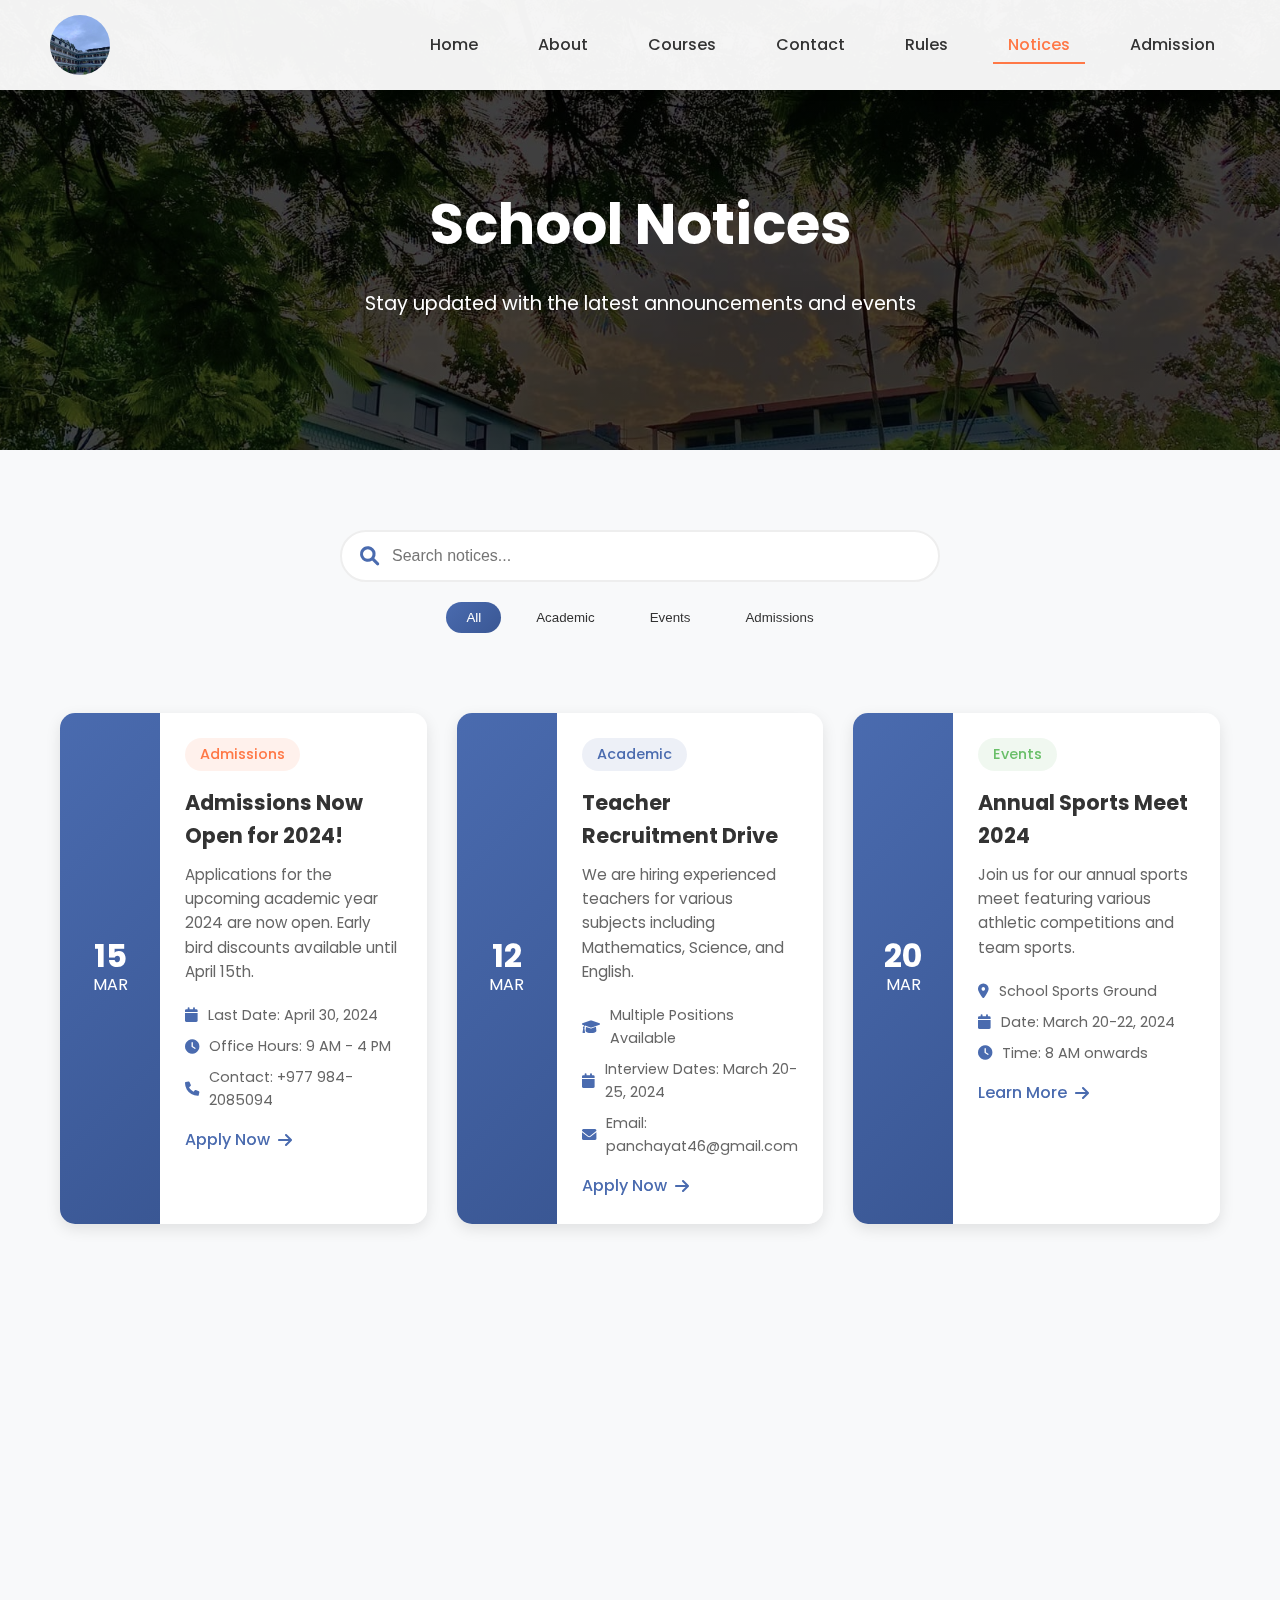
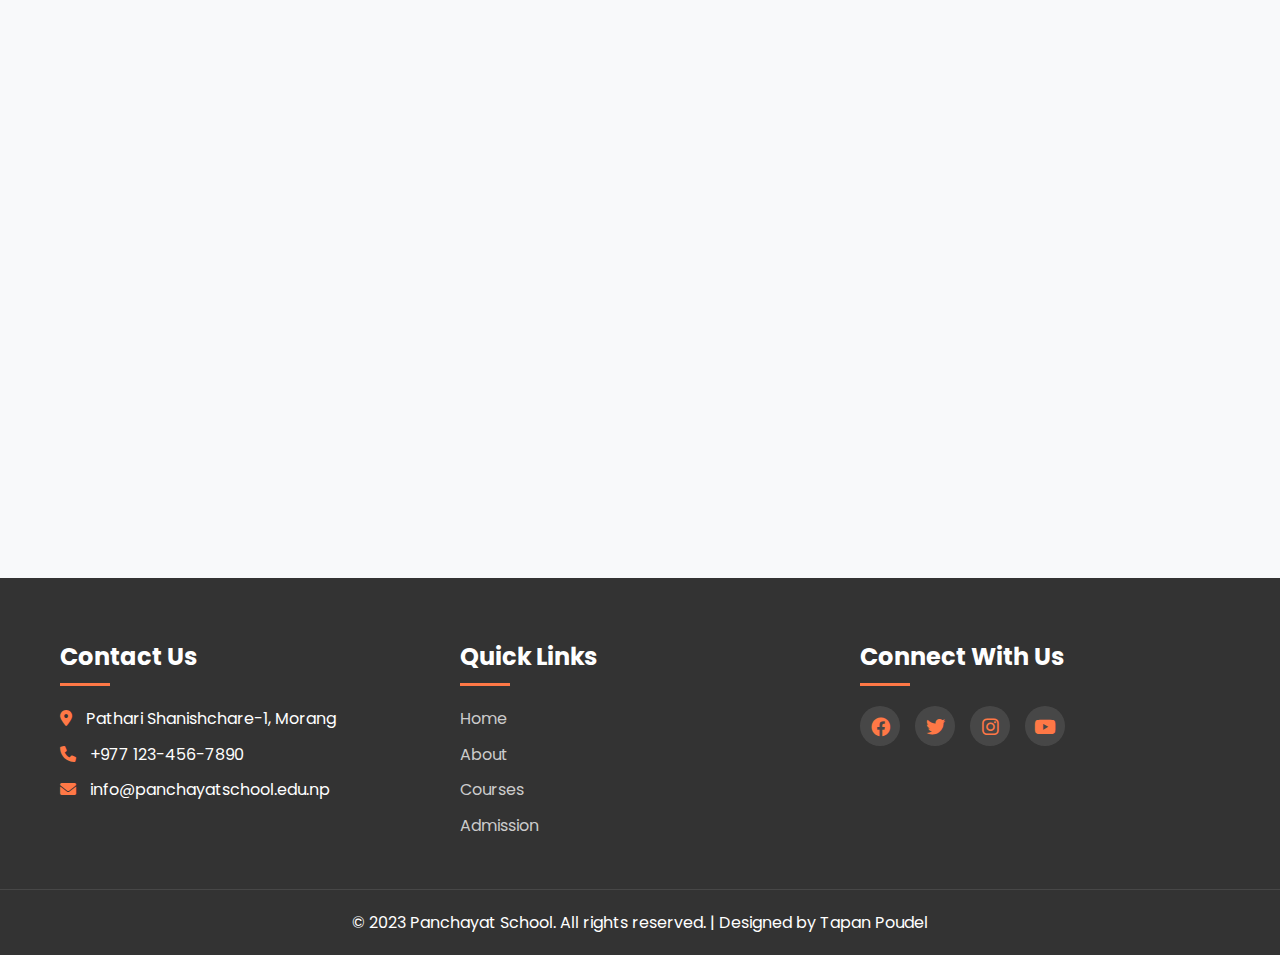
<file: section_pages/notices.html>
<!DOCTYPE html>
<html lang="en">
<head>
    <meta charset="UTF-8">
    <meta name="viewport" content="width=device-width, initial-scale=1.0">
    <title>Notices - Panchayat School</title>
    <link rel="stylesheet" href="notices.css">
    <link rel="shortcut icon" href="../images/logo.jpg" type="image/x-icon">
    <link href="https://fonts.googleapis.com/css2?family=Poppins:wght@300;400;500;600;700&display=swap" rel="stylesheet">
    <link rel="stylesheet" href="https://cdnjs.cloudflare.com/ajax/libs/font-awesome/6.0.0-beta3/css/all.min.css">
    <link rel="stylesheet" href="https://unpkg.com/aos@next/dist/aos.css" />
</head>
<body>
    <div class="menu-overlay"></div>
    <header>
        <div class="logo-container">
            <img src="../images/logo.jpg" alt="School Logo" class="school-logo">
        </div>
        <div class="menu-toggle" id="mobile-menu">
            <span class="bar"></span>
            <span class="bar"></span>
            <span class="bar"></span>
        </div>
        <nav>
            <ul class="nav-menu">
                <li><a href="../index.html">Home</a></li>
                <li><a href="about.html">About</a></li>
                <li><a href="courses.html">Courses</a></li>
                <li><a href="contact.html">Contact</a></li>
                <li><a href="rules.html">Rules</a></li>
                <li><a href="notices.html" class="active">Notices</a></li>
                <li><a href="admisssion.html">Admission</a></li>
            </ul>
        </nav>
    </header>

    <div class="hero-section">
        <div class="hero-content" data-aos="fade-up">
            <h1>School Notices</h1>
            <p>Stay updated with the latest announcements and events</p>
        </div>
    </div>

    <div class="container">
        <section id="notices-search" data-aos="fade-up">
            <div class="search-container">
                <div class="search-box">
                    <i class="fas fa-search"></i>
                    <input type="text" id="searchInput" placeholder="Search notices..." onkeyup="filterNotices()">
                </div>
                <div class="filter-buttons">
                    <button class="filter-btn active" data-filter="all">All</button>
                    <button class="filter-btn" data-filter="academic">Academic</button>
                    <button class="filter-btn" data-filter="events">Events</button>
                    <button class="filter-btn" data-filter="admissions">Admissions</button>
                </div>
            </div>
        </section>

        <section id="notices-grid" data-aos="fade-up">
            <div class="notices-container">
                <div class="notice-card" data-category="admissions" data-aos="fade-up">
                    <div class="notice-date">
                        <span class="day">15</span>
                        <span class="month">Mar</span>
                    </div>
                    <div class="notice-content">
                        <span class="notice-tag admissions">Admissions</span>
                        <h3>Admissions Now Open for 2024!</h3>
                        <p>Applications for the upcoming academic year 2024 are now open. Early bird discounts available until April 15th.</p>
                        <div class="notice-details">
                            <ul>
                                <li><i class="fas fa-calendar"></i> Last Date: April 30, 2024</li>
                                <li><i class="fas fa-clock"></i> Office Hours: 9 AM - 4 PM</li>
                                <li><i class="fas fa-phone"></i> Contact: +977 984-2085094</li>
                            </ul>
                            <a href="admisssion.html" class="notice-link">Apply Now <i class="fas fa-arrow-right"></i></a>
                        </div>
                    </div>
                </div>

                <div class="notice-card" data-category="academic" data-aos="fade-up" data-aos-delay="100">
                    <div class="notice-date">
                        <span class="day">12</span>
                        <span class="month">Mar</span>
                    </div>
                    <div class="notice-content">
                        <span class="notice-tag academic">Academic</span>
                        <h3>Teacher Recruitment Drive</h3>
                        <p>We are hiring experienced teachers for various subjects including Mathematics, Science, and English.</p>
                        <div class="notice-details">
                            <ul>
                                <li><i class="fas fa-graduation-cap"></i> Multiple Positions Available</li>
                                <li><i class="fas fa-calendar"></i> Interview Dates: March 20-25, 2024</li>
                                <li><i class="fas fa-envelope"></i> Email: panchayat46@gmail.com</li>
                            </ul>
                            <a href="contact.html" class="notice-link">Apply Now <i class="fas fa-arrow-right"></i></a>
                        </div>
                    </div>
                </div>

                <div class="notice-card" data-category="events" data-aos="fade-up" data-aos-delay="200">
                    <div class="notice-date">
                        <span class="day">20</span>
                        <span class="month">Mar</span>
                    </div>
                    <div class="notice-content">
                        <span class="notice-tag events">Events</span>
                        <h3>Annual Sports Meet 2024</h3>
                        <p>Join us for our annual sports meet featuring various athletic competitions and team sports.</p>
                        <div class="notice-details">
                            <ul>
                                <li><i class="fas fa-map-marker-alt"></i> School Sports Ground</li>
                                <li><i class="fas fa-calendar"></i> Date: March 20-22, 2024</li>
                                <li><i class="fas fa-clock"></i> Time: 8 AM onwards</li>
                            </ul>
                            <a href="#" class="notice-link">Learn More <i class="fas fa-arrow-right"></i></a>
                        </div>
                    </div>
                </div>

                <div class="notice-card" data-category="academic" data-aos="fade-up" data-aos-delay="300">
                    <div class="notice-date">
                        <span class="day">25</span>
                        <span class="month">Mar</span>
                    </div>
                    <div class="notice-content">
                        <span class="notice-tag academic">Academic</span>
                        <h3>Final Exam Schedule</h3>
                        <p>The final examination schedule for all classes has been released. Please check the detailed timetable.</p>
                        <div class="notice-details">
                            <ul>
                                <li><i class="fas fa-calendar-alt"></i> Start Date: April 1, 2024</li>
                                <li><i class="fas fa-clock"></i> Duration: 2 Weeks</li>
                                <li><i class="fas fa-file-alt"></i> Schedule Available Online</li>
                            </ul>
                            <a href="#" class="notice-link">View Schedule <i class="fas fa-arrow-right"></i></a>
                        </div>
                    </div>
                </div>
            </div>
        </section>

        <section id="notice-subscribe" data-aos="fade-up">
            <div class="subscribe-card">
                <div class="subscribe-content">
                    <h2>Stay Updated!</h2>
                    <p>Subscribe to our newsletter to receive the latest notices and updates directly in your inbox.</p>
                    <form class="subscribe-form">
                        <div class="form-group">
                            <input type="email" placeholder="Enter your email address" required>
                            <button type="submit">Subscribe <i class="fas fa-paper-plane"></i></button>
                        </div>
                    </form>
                </div>
            </div>
        </section>
    </div>

    <footer>
        <div class="footer-content">
            <div class="footer-section">
                <h3>Contact Us</h3>
                <p><i class="fas fa-map-marker-alt"></i> Pathari Shanishchare-1, Morang</p>
                <p><i class="fas fa-phone"></i> +977 123-456-7890</p>
                <p><i class="fas fa-envelope"></i> info@panchayatschool.edu.np</p>
            </div>
            <div class="footer-section">
                <h3>Quick Links</h3>
                <ul>
                    <li><a href="../index.html">Home</a></li>
                    <li><a href="about.html">About</a></li>
                    <li><a href="courses.html">Courses</a></li>
                    <li><a href="admisssion.html">Admission</a></li>
                </ul>
            </div>
            <div class="footer-section">
                <h3>Connect With Us</h3>
                <div class="social-icons">
                    <a href="https://www.facebook.com/share/1DYV3WEHPx/" target="_blank"><i class="fab fa-facebook"></i></a>
                    <a href="#"><i class="fab fa-twitter"></i></a>
                    <a href="#"><i class="fab fa-instagram"></i></a>
                    <a href="#"><i class="fab fa-youtube"></i></a>
                </div>
            </div>
        </div>
        <div class="footer-bottom">
            <p>&copy; 2023 Panchayat School. All rights reserved. | Designed by Tapan Poudel</p>
        </div>
    </footer>

    <script src="https://unpkg.com/aos@next/dist/aos.js"></script>
    <script>
        AOS.init({
            duration: 800,
            once: true
        });

        // Mobile Menu Toggle
        document.getElementById('mobile-menu').addEventListener('click', function() {
            this.classList.toggle('active');
            document.querySelector('.nav-menu').classList.toggle('active');
            document.querySelector('.menu-overlay').classList.toggle('active');
        });

        document.querySelector('.menu-overlay').addEventListener('click', function() {
            this.classList.remove('active');
            document.getElementById('mobile-menu').classList.remove('active');
            document.querySelector('.nav-menu').classList.remove('active');
        });

        // Notice Filter
        const filterButtons = document.querySelectorAll('.filter-btn');
        const noticeCards = document.querySelectorAll('.notice-card');

        filterButtons.forEach(button => {
            button.addEventListener('click', () => {
                // Remove active class from all buttons
                filterButtons.forEach(btn => btn.classList.remove('active'));
                // Add active class to clicked button
                button.classList.add('active');

                const filterValue = button.getAttribute('data-filter');

                noticeCards.forEach(card => {
                    if (filterValue === 'all' || card.getAttribute('data-category') === filterValue) {
                        card.style.display = 'flex';
                    } else {
                        card.style.display = 'none';
                    }
                });
            });
        });

        // Notice Search
        function filterNotices() {
            const searchInput = document.getElementById('searchInput');
            const filter = searchInput.value.toLowerCase();
            const noticeCards = document.querySelectorAll('.notice-card');

            noticeCards.forEach(card => {
                const title = card.querySelector('h3').textContent.toLowerCase();
                const content = card.querySelector('p').textContent.toLowerCase();

                if (title.includes(filter) || content.includes(filter)) {
                    card.style.display = 'flex';
                } else {
                    card.style.display = 'none';
                }
            });
        }

        // Subscribe Form
        document.querySelector('.subscribe-form').addEventListener('submit', function(e) {
            e.preventDefault();
            alert('Thank you for subscribing! You will receive our updates soon.');
            this.reset();
        });
    </script>
</body>
</html>
</file>
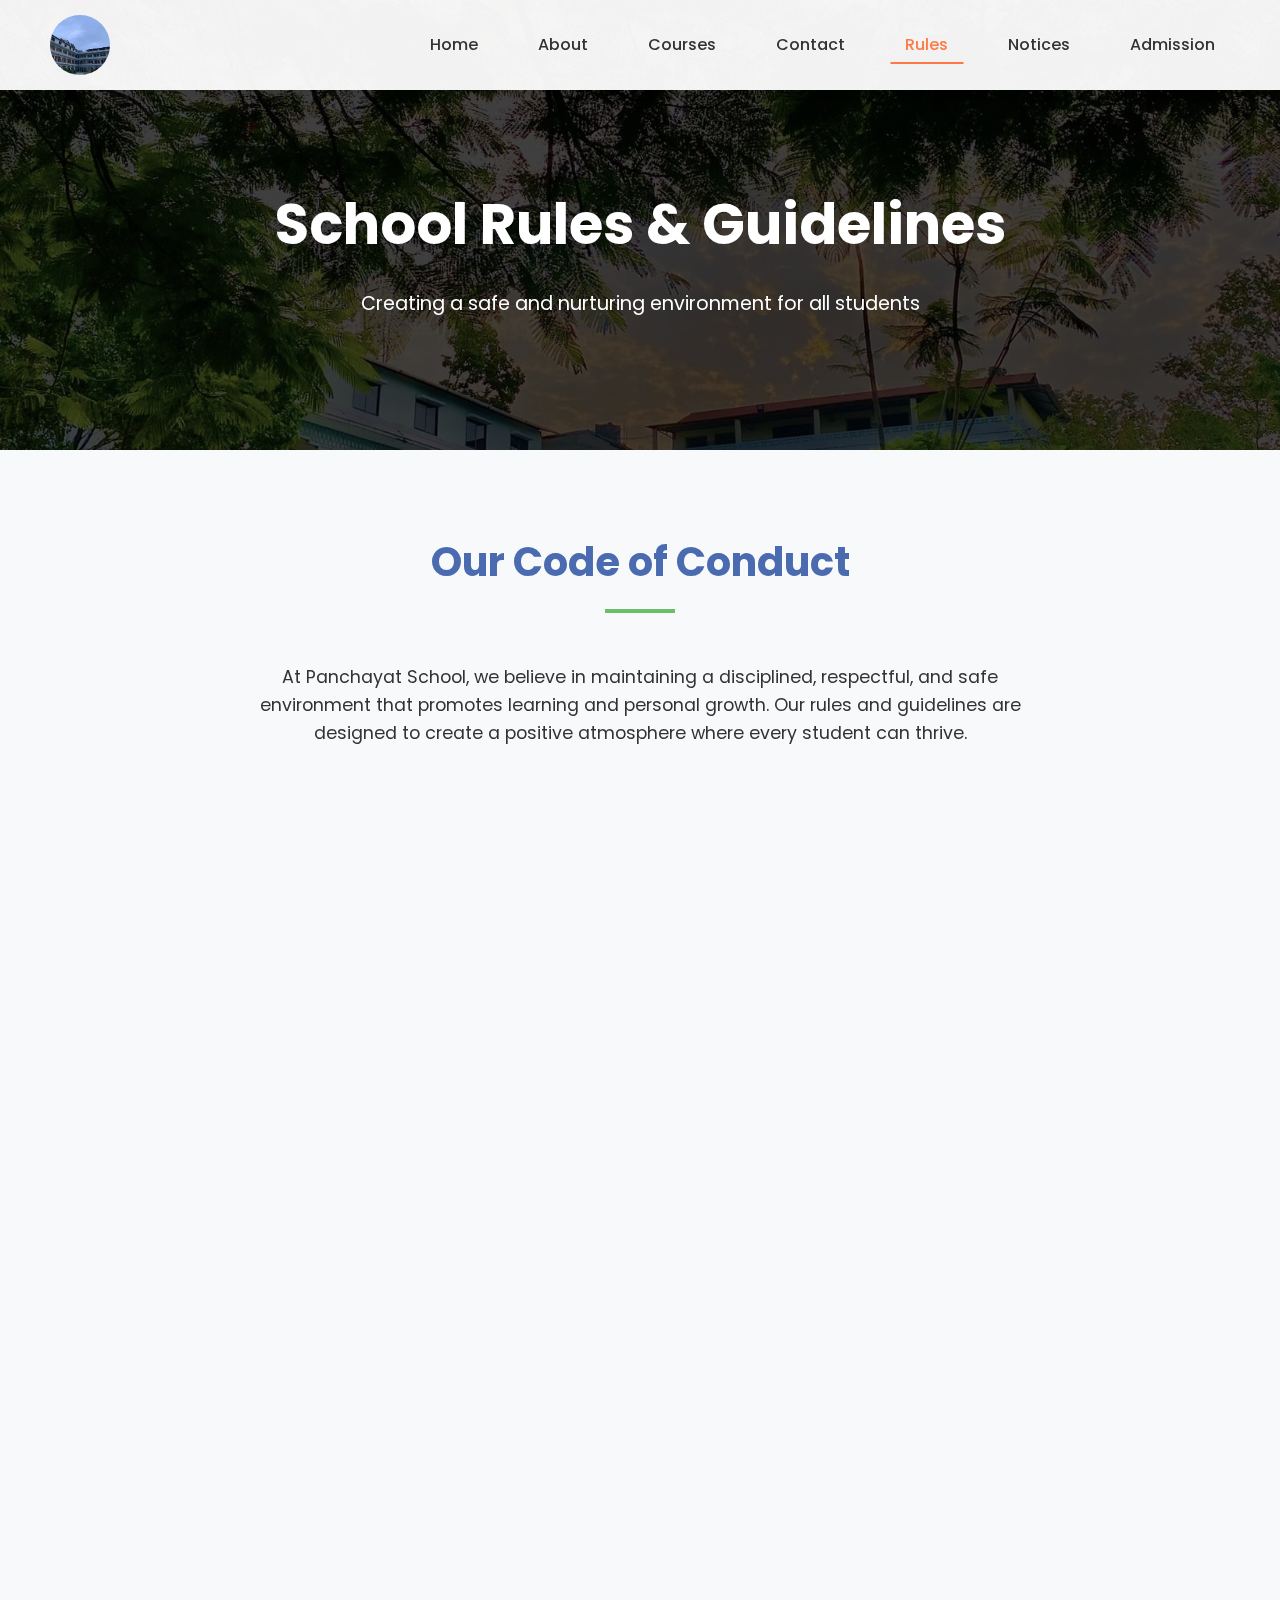
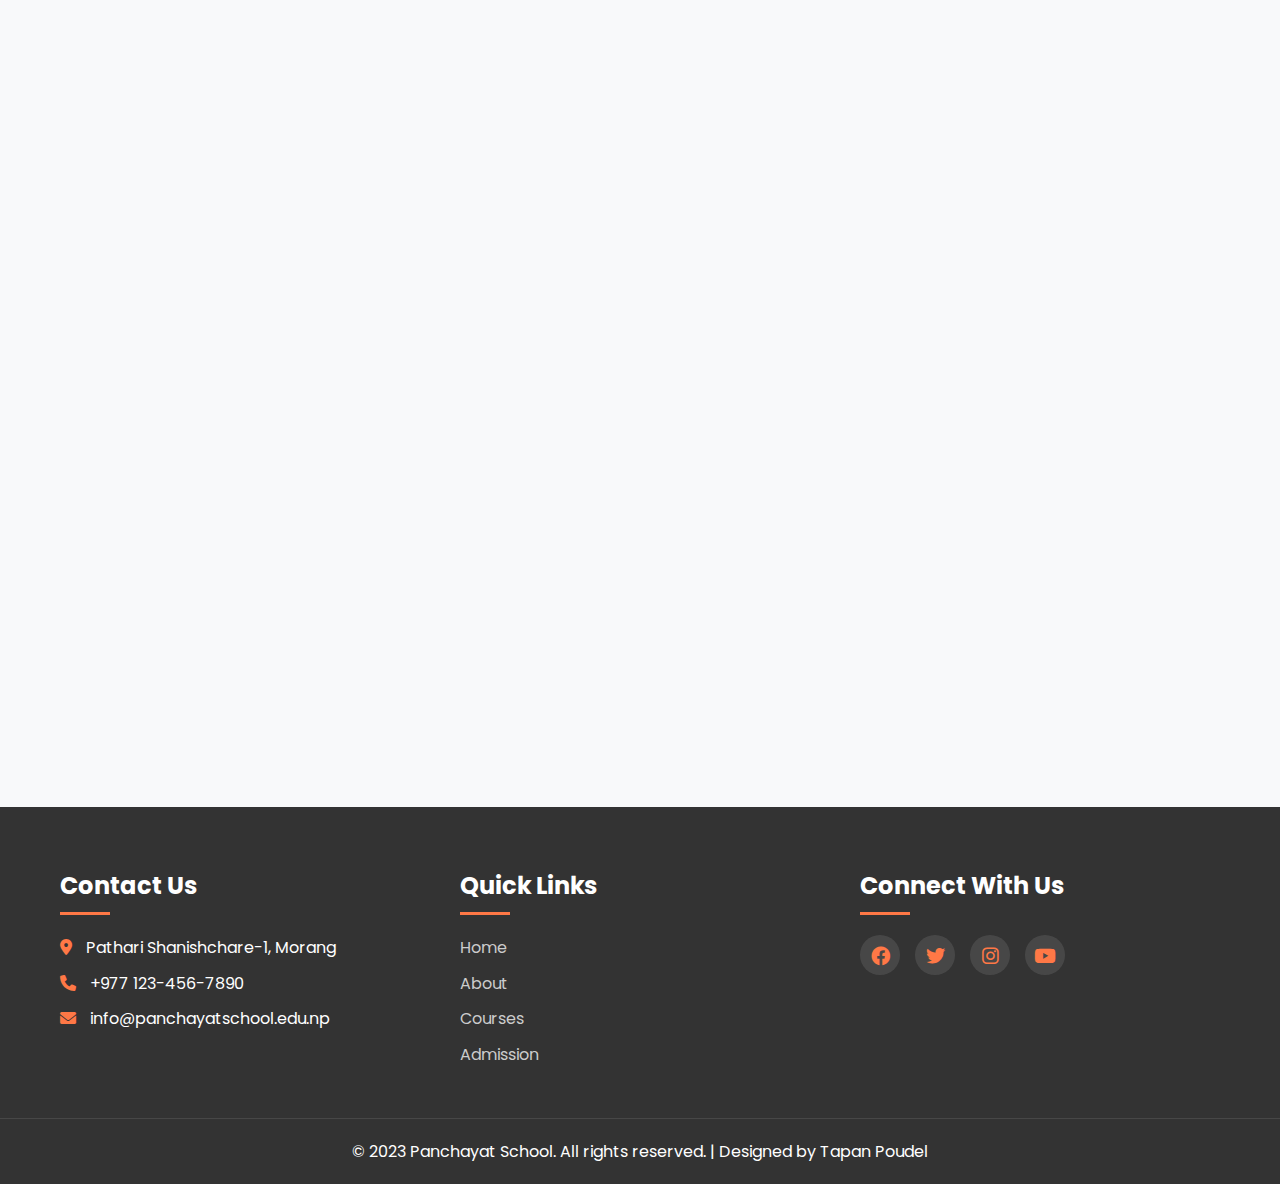
<file: section_pages/rules.html>
<!DOCTYPE html>
<html lang="en">
  <head>
    <meta charset="UTF-8" />
    <meta name="viewport" content="width=device-width, initial-scale=1.0" />
    <title>School Rules - Panchayat School</title>
    <link rel="stylesheet" href="rules.css" />
    <link rel="shortcut icon" href="../images/logo.jpg" type="image/x-icon">
    <link href="https://fonts.googleapis.com/css2?family=Poppins:wght@300;400;500;600;700&display=swap" rel="stylesheet">
    <link rel="stylesheet" href="https://cdnjs.cloudflare.com/ajax/libs/font-awesome/6.0.0-beta3/css/all.min.css" />
    <link rel="stylesheet" href="https://unpkg.com/aos@next/dist/aos.css" />
  </head>
  <body>
    <div class="menu-overlay"></div>
    <header>
      <div class="logo-container">
        <img src="../images/logo.jpg" alt="School Logo" class="school-logo">
      </div>
      <div class="menu-toggle" id="mobile-menu">
        <span class="bar"></span>
        <span class="bar"></span>
        <span class="bar"></span>
      </div>
      <nav>
        <ul class="nav-menu">
          <li><a href="../index.html">Home</a></li>
          <li><a href="about.html">About</a></li>
          <li><a href="courses.html">Courses</a></li>
          <li><a href="contact.html">Contact</a></li>
          <li><a href="rules.html" class="active">Rules</a></li>
          <li><a href="notices.html">Notices</a></li>
          <li><a href="admisssion.html">Admission</a></li>
        </ul>
      </nav>
    </header>

    <div class="hero-section">
      <div class="hero-content" data-aos="fade-up">
        <h1>School Rules & Guidelines</h1>
        <p>Creating a safe and nurturing environment for all students</p>
      </div>
    </div>

    <div class="container">
      <section id="rules-intro" data-aos="fade-up">
        <div class="section-header">
          <h2>Our Code of Conduct</h2>
          <div class="underline"></div>
        </div>
        <p class="intro-text">
          At Panchayat School, we believe in maintaining a disciplined, respectful, and safe environment that promotes learning and personal growth. Our rules and guidelines are designed to create a positive atmosphere where every student can thrive.
        </p>
      </section>

      <section id="rules-categories" data-aos="fade-up">
        <div class="rules-grid">
          <div class="rule-card" data-aos="fade-up">
            <div class="rule-icon">
              <i class="fas fa-user-graduate"></i>
            </div>
            <h3>Academic Conduct</h3>
            <div class="rule-content">
              <ul>
                <li>Attend all classes regularly and punctually</li>
                <li>Complete assignments and homework on time</li>
                <li>Maintain academic honesty and integrity</li>
                <li>Participate actively in class discussions</li>
                <li>Bring required materials to class</li>
              </ul>
            </div>
          </div>

          <div class="rule-card" data-aos="fade-up" data-aos-delay="100">
            <div class="rule-icon">
              <i class="fas fa-users"></i>
            </div>
            <h3>Behavioral Standards</h3>
            <div class="rule-content">
              <ul>
                <li>Treat all staff and students with respect</li>
                <li>Follow instructions from teachers and staff</li>
                <li>Use appropriate language at all times</li>
                <li>Maintain discipline during school hours</li>
                <li>Report any incidents of bullying</li>
              </ul>
            </div>
          </div>

          <div class="rule-card" data-aos="fade-up" data-aos-delay="200">
            <div class="rule-icon">
              <i class="fas fa-tshirt"></i>
            </div>
            <h3>Dress Code</h3>
            <div class="rule-content">
              <ul>
                <li>Wear the prescribed school uniform daily</li>
                <li>Maintain neat and clean appearance</li>
                <li>Wear appropriate footwear</li>
                <li>Follow grooming standards</li>
                <li>Display school ID card at all times</li>
              </ul>
            </div>
          </div>

          <div class="rule-card" data-aos="fade-up" data-aos-delay="300">
            <div class="rule-icon">
              <i class="fas fa-clock"></i>
            </div>
            <h3>Attendance & Timing</h3>
            <div class="rule-content">
              <ul>
                <li>Arrive at school before 9:45 AM</li>
                <li>Minimum 75% attendance required</li>
                <li>Inform school about absences</li>
                <li>Submit leave applications in advance</li>
                <li>Attend morning assembly daily</li>
              </ul>
            </div>
          </div>

          <div class="rule-card" data-aos="fade-up" data-aos-delay="400">
            <div class="rule-icon">
              <i class="fas fa-mobile-alt"></i>
            </div>
            <h3>Electronic Devices</h3>
            <div class="rule-content">
              <ul>
                <li>No mobile phones during school hours</li>
                <li>Use computers for academic purposes only</li>
                <li>Follow digital citizenship guidelines</li>
                <li>No unauthorized recordings</li>
                <li>Report cyber bullying incidents</li>
              </ul>
            </div>
          </div>

          <div class="rule-card" data-aos="fade-up" data-aos-delay="500">
            <div class="rule-icon">
              <i class="fas fa-shield-alt"></i>
            </div>
            <h3>Safety & Security</h3>
            <div class="rule-content">
              <ul>
                <li>Follow safety protocols at all times</li>
                <li>Report security concerns immediately</li>
                <li>Keep emergency exits clear</li>
                <li>Participate in safety drills</li>
                <li>Maintain cleanliness in premises</li>
              </ul>
            </div>
          </div>
        </div>
      </section>

      <section id="discipline-policy" data-aos="fade-up">
        <div class="section-header">
          <h2>Discipline Policy</h2>
          <div class="underline"></div>
        </div>
        <div class="policy-content">
          <div class="policy-card" data-aos="fade-right">
            <h3>Consequences of Rule Violations</h3>
            <ul>
              <li><i class="fas fa-exclamation-circle"></i> Verbal warning and counseling</li>
              <li><i class="fas fa-envelope"></i> Written notice to parents</li>
              <li><i class="fas fa-user-clock"></i> Detention or community service</li>
              <li><i class="fas fa-ban"></i> Suspension in serious cases</li>
              <li><i class="fas fa-graduation-cap"></i> Impact on academic records</li>
            </ul>
          </div>
          <div class="policy-card" data-aos="fade-left">
            <h3>Positive Reinforcement</h3>
            <ul>
              <li><i class="fas fa-star"></i> Merit points for good behavior</li>
              <li><i class="fas fa-award"></i> Recognition in assemblies</li>
              <li><i class="fas fa-certificate"></i> Special privileges</li>
              <li><i class="fas fa-trophy"></i> Annual conduct awards</li>
              <li><i class="fas fa-medal"></i> Leadership opportunities</li>
            </ul>
          </div>
        </div>
      </section>
    </div>

    <section id="cta-section" data-aos="zoom-in">
      <div class="cta-content">
        <h2>Have Questions About Our Rules?</h2>
        <p>Contact our administrative office for clarification</p>
        <div class="cta-buttons">
          <a href="contact.html" class="cta-button">Contact Us</a>
          <a href="admisssion.html" class="cta-button secondary">Apply Now</a>
        </div>
      </div>
    </section>

    <footer>
      <div class="footer-content">
        <div class="footer-section">
          <h3>Contact Us</h3>
          <p><i class="fas fa-map-marker-alt"></i> Pathari Shanishchare-1, Morang</p>
          <p><i class="fas fa-phone"></i> +977 123-456-7890</p>
          <p><i class="fas fa-envelope"></i> info@panchayatschool.edu.np</p>
        </div>
        <div class="footer-section">
          <h3>Quick Links</h3>
          <ul>
            <li><a href="../index.html">Home</a></li>
            <li><a href="about.html">About</a></li>
            <li><a href="courses.html">Courses</a></li>
            <li><a href="admisssion.html">Admission</a></li>
          </ul>
        </div>
        <div class="footer-section">
          <h3>Connect With Us</h3>
          <div class="social-icons">
            <a href="https://www.facebook.com/share/1DYV3WEHPx/" target="_blank"><i class="fab fa-facebook"></i></a>
            <a href="#"><i class="fab fa-twitter"></i></a>
            <a href="#"><i class="fab fa-instagram"></i></a>
            <a href="#"><i class="fab fa-youtube"></i></a>
          </div>
        </div>
      </div>
      <div class="footer-bottom">
        <p>&copy; 2023 Panchayat School. All rights reserved. | Designed by Tapan Poudel</p>
      </div>
    </footer>

    <script src="https://unpkg.com/aos@next/dist/aos.js"></script>
    <script>
      AOS.init({
        duration: 800,
        once: true
      });

      // Mobile Menu Toggle
      document.getElementById('mobile-menu').addEventListener('click', function() {
        this.classList.toggle('active');
        document.querySelector('.nav-menu').classList.toggle('active');
        document.querySelector('.menu-overlay').classList.toggle('active');
      });

      document.querySelector('.menu-overlay').addEventListener('click', function() {
        this.classList.remove('active');
        document.getElementById('mobile-menu').classList.remove('active');
        document.querySelector('.nav-menu').classList.remove('active');
      });

      // Rule Card Interaction
      document.querySelectorAll('.rule-card').forEach(card => {
        card.addEventListener('click', function() {
          this.classList.toggle('expanded');
        });
      });
    </script>
  </body>
</html>
</file>
<file: index.css>
/* ---------- Common Styles ---------- */
:root {
  --primary-color: #4a6baf;
  --secondary-color: #6abf69;
  --accent-color: #ff7846;
  --gradient-primary: linear-gradient(135deg, #4a6baf 0%, #3a5794 100%);
  --gradient-accent: linear-gradient(135deg, #ff7846 0%, #ff5722 100%);
  --text-color: #333;
  --light-text: #fff;
  --dark-bg: #333;
  --light-bg: #f8f9fa;
  --card-bg: rgba(255, 255, 255, 0.95);
  --border-radius-sm: 8px;
  --border-radius-md: 15px;
  --border-radius-lg: 30px;
  --box-shadow: 0 5px 15px rgba(0, 0, 0, 0.1);
  --box-shadow-hover: 0 8px 25px rgba(0, 0, 0, 0.15);
  --transition: all 0.3s ease;
}

* {
  box-sizing: border-box;
    margin: 0;
    padding: 0;
}

body {
  background-color: #f8f9fa;
  color: var(--text-color);
    font-family: 'Poppins', sans-serif;
  line-height: 1.6;
  overflow-x: hidden;
  padding-top: 0;
}

a {
  text-decoration: none;
  color: inherit;
}

ul {
  list-style: none;
}

img {
  max-width: 100%;
  height: auto;
}

.container {
  max-width: 1200px;
  margin: 0 auto;
  padding: 0 20px;
  padding-top: 80px;
}

section {
  padding: 80px 0;
  scroll-margin-top: 80px;
}

section:first-of-type {
  margin-top: 0;
}

.section-header {
  text-align: center;
  margin-bottom: 50px;
}

.section-header h2 {
  font-size: 2.5rem;
  color: var(--primary-color);
  margin-bottom: 15px;
  font-weight: 700;
}

.underline {
  height: 4px;
  width: 70px;
  background: var(--secondary-color);
  margin: 0 auto;
}

.cta-button {
  display: inline-block;
  background-color: var(--accent-color);
  color: white;
  padding: 12px 30px;
  border-radius: 50px;
  font-weight: 600;
  transition: var(--transition);
  border: 2px solid var(--accent-color);
}

.cta-button:hover {
  background-color: transparent;
  color: var(--accent-color);
}

.cta-button.secondary {
  background-color: transparent;
  color: var(--primary-color);
  border: 2px solid var(--primary-color);
}

.cta-button.secondary:hover {
  background-color: var(--primary-color);
  color: white;
}

/* ---------- Hero Section ---------- */
.hero-section {
  position: relative;
  height: 100vh;
  background: linear-gradient(rgba(0, 0, 0, 0.6), rgba(0, 0, 0, 0.6)), url('./images/background.jpg');
  background-size: cover;
  background-position: center;
  background-attachment: fixed;
  color: white;
  display: flex;
  flex-direction: column;
  padding-top: 0;
  }
  
  header {
    display: flex;
  justify-content: space-between;
  align-items: center;
  padding: 15px 50px;
  position: fixed;
  top: 0;
  left: 0;
  width: 100%;
  z-index: 1000;
  background-color: rgba(255, 255, 255, 0.95);
  box-shadow: 0 2px 10px rgba(0, 0, 0, 0.1);
  transition: all 0.3s ease;
}

header.scroll-down {
  transform: translateY(-100%);
}

header.scroll-up {
  transform: translateY(0);
  box-shadow: 0 4px 15px rgba(0, 0, 0, 0.15);
}

header.scrolled {
  background-color: rgba(255, 255, 255, 0.95);
  box-shadow: 0 2px 10px rgba(0, 0, 0, 0.1);
  padding: 10px 50px;
}

header.scrolled .nav-menu li a {
  color: var(--text-color);
}

.logo-container {
  display: flex;
  align-items: center;
}

.school-logo {
  width: 60px;
  height: 60px;
  border-radius: 50%;
  object-fit: cover;
  transition: var(--transition);
}

.menu-toggle {
  display: none;
  cursor: pointer;
  z-index: 1001;
  margin-left: auto;
  transition: transform 0.3s ease;
}

.menu-toggle.active {
  transform: rotate(180deg);
}

.bar {
  display: block;
  width: 25px;
  height: 3px;
  margin: 5px auto;
  background-color: var(--text-color);
  transition: 0.4s;
}

.nav-menu {
  display: flex;
  gap: 30px;
  margin: 0;
  padding: 0;
  list-style: none;
}

.nav-menu li a {
  color: var(--text-color);
  font-weight: 500;
  padding: 8px 15px;
  border-radius: 4px;
  transition: var(--transition);
  position: relative;
  display: inline-block;
}

.nav-menu li a::after {
  content: '';
  position: absolute;
  bottom: 0;
  left: 50%;
  transform: translateX(-50%);
  width: 0;
  height: 2px;
  background-color: var(--accent-color);
  transition: var(--transition);
}

.nav-menu li a:hover::after,
.nav-menu li a.active::after {
  width: 100%;
}

.nav-menu li a:hover,
.nav-menu li a.active {
  color: var(--accent-color);
}

.hero-content {
  flex: 1;
  display: flex;
  flex-direction: column;
  justify-content: center;
  align-items: center;
  text-align: center;
  padding: 0 20px;
  margin-top: 80px;
}

.hero-content h1 {
  font-size: 3.5rem;
  margin-bottom: 20px;
  font-weight: 700;
}

.hero-content p {
  font-size: 1.2rem;
  margin-bottom: 30px;
  max-width: 700px;
}

/* ---------- About Section ---------- */
.about-content {
  display: flex;
  gap: 50px;
  align-items: center;
}

.about-text {
  flex: 1;
}

.about-text p {
  margin-bottom: 15px;
  font-size: 1.1rem;
}

.stats-container {
  flex: 1;
  display: grid;
  grid-template-columns: repeat(2, 1fr);
  gap: 30px;
}

.stat-item {
  background-color: white;
  padding: 30px 20px;
  border-radius: var(--border-radius);
  text-align: center;
  box-shadow: var(--box-shadow);
  transition: var(--transition);
}

.stat-item:hover {
  transform: translateY(-10px);
}

.stat-item i {
  font-size: 2.5rem;
  color: var(--primary-color);
  margin-bottom: 15px;
}

.stat-item h3 {
  font-size: 2rem;
  color: var(--accent-color);
  margin-bottom: 5px;
}

/* ---------- Features Section ---------- */
#features-section {
  background-color: var(--light-bg);
}

.features-grid {
  display: grid;
  grid-template-columns: repeat(auto-fit, minmax(250px, 1fr));
  gap: 30px;
}

.feature-card {
  background-color: white;
  padding: 40px 30px;
  border-radius: var(--border-radius);
  text-align: center;
  box-shadow: var(--box-shadow);
  transition: var(--transition);
}

.feature-card:hover {
  transform: translateY(-10px);
}

.feature-icon {
  width: 80px;
  height: 80px;
  background-color: rgba(106, 191, 105, 0.1);
  border-radius: 50%;
  display: flex;
  justify-content: center;
    align-items: center;
  margin: 0 auto 20px;
}

.feature-icon i {
  font-size: 2rem;
  color: var(--secondary-color);
}

.feature-card h3 {
  font-size: 1.5rem;
  margin-bottom: 15px;
  color: var(--primary-color);
}

/* ---------- Events Section ---------- */
.events-slider {
  display: grid;
  grid-template-columns: repeat(auto-fit, minmax(280px, 1fr));
  gap: 30px;
}

.event-card {
  background-color: white;
  border-radius: var(--border-radius);
  overflow: hidden;
  box-shadow: var(--box-shadow);
  transition: var(--transition);
}

.event-card:hover {
  transform: translateY(-10px);
}

.event-image {
  height: 200px;
  overflow: hidden;
}

.event-image img {
  width: 100%;
  height: 100%;
  object-fit: cover;
  transition: var(--transition);
}

.event-card:hover .event-image img {
  transform: scale(1.1);
}

.event-content {
    padding: 20px;
  position: relative;
}

.event-date {
  position: absolute;
  top: -50px;
  right: 20px;
  background-color: var(--accent-color);
  color: white;
  width: 60px;
  height: 70px;
  display: flex;
  flex-direction: column;
  justify-content: center;
  align-items: center;
  border-radius: 5px;
}

.event-date .day {
  font-size: 1.5rem;
  font-weight: 700;
  line-height: 1;
}

.event-date .month {
  font-size: 0.9rem;
  font-weight: 500;
}

.event-content h3 {
  font-size: 1.3rem;
  margin-bottom: 10px;
  color: var(--primary-color);
}

.event-details {
  margin: 15px 0;
}

.event-details p {
  margin-bottom: 5px;
  font-size: 0.9rem;
  color: #666;
}

.event-details p i {
  margin-right: 5px;
  color: var(--secondary-color);
}

.event-link {
  display: inline-block;
  color: var(--accent-color);
  font-weight: 600;
  margin-top: 10px;
  transition: var(--transition);
}

.event-link i {
  margin-left: 5px;
  transition: var(--transition);
}

.event-link:hover i {
  transform: translateX(5px);
}

/* ---------- Testimonials Section ---------- */
#testimonials-section {
  background-color: var(--light-bg);
}

.testimonials-container {
  display: grid;
  grid-template-columns: repeat(auto-fit, minmax(300px, 1fr));
  gap: 30px;
}

.testimonial {
  background-color: white;
  padding: 30px;
  border-radius: var(--border-radius);
  box-shadow: var(--box-shadow);
  position: relative;
}

.quote-icon {
  font-size: 2rem;
  color: rgba(106, 191, 105, 0.2);
  margin-bottom: 15px;
}

.testimonial p {
  font-style: italic;
  margin-bottom: 20px;
}

.testimonial-author h4 {
  color: var(--primary-color);
  margin-bottom: 5px;
}

.testimonial-author p {
  font-size: 0.9rem;
  margin: 0;
  font-style: normal;
  color: #666;
}

/* ---------- CTA Section ---------- */
#cta-section {
  background: linear-gradient(rgba(0, 0, 0, 0.8), rgba(0, 0, 0, 0.8)), url('./images/background.jpg');
  background-size: cover;
  background-position: center;
  background-attachment: fixed;
  color: white;
  text-align: center;
}

.cta-content {
  max-width: 800px;
  margin: 0 auto;
}

.cta-content h2 {
  font-size: 2.5rem;
  margin-bottom: 20px;
  color: white;
}

.cta-content p {
  font-size: 1.2rem;
  margin-bottom: 30px;
}

.cta-buttons {
  display: flex;
  justify-content: center;
  gap: 20px;
}

/* ---------- Footer ---------- */
footer {
  background-color: var(--dark-bg);
  color: white;
  padding: 60px 0 0;
}

.footer-content {
  display: grid;
  grid-template-columns: repeat(auto-fit, minmax(250px, 1fr));
  gap: 40px;
  max-width: 1200px;
  margin: 0 auto;
  padding: 0 20px;
}

.footer-section h3 {
  font-size: 1.5rem;
  margin-bottom: 20px;
  position: relative;
  padding-bottom: 10px;
}

.footer-section h3::after {
  content: '';
  position: absolute;
  left: 0;
  bottom: 0;
  width: 50px;
  height: 3px;
  background-color: var(--accent-color);
}

.footer-section p, .footer-section li {
  margin-bottom: 10px;
}

.footer-section i {
  margin-right: 10px;
  color: var(--accent-color);
}

.footer-section ul li a {
  color: #ccc;
  transition: var(--transition);
}

.footer-section ul li a:hover {
  color: var(--accent-color);
  padding-left: 5px;
}

.social-icons {
  display: flex;
  gap: 15px;
}

.social-icons a {
  display: flex;
  justify-content: center;
  align-items: center;
  width: 40px;
  height: 40px;
  background-color: rgba(255, 255, 255, 0.1);
  border-radius: 50%;
  transition: var(--transition);
}

.social-icons a:hover {
  background-color: var(--accent-color);
  transform: translateY(-5px);
}

.social-icons i {
  font-size: 1.2rem;
  margin: 0;
}

.footer-bottom {
    text-align: center;
  padding: 20px;
  margin-top: 40px;
  border-top: 1px solid rgba(255, 255, 255, 0.1);
}

/* ---------- Responsive Design ---------- */
@media (max-width: 1200px) {
  .container {
    padding: 0 30px;
  }

  header {
    padding: 15px 30px;
  }
}

@media (max-width: 992px) {
  .hero-content h1 {
    font-size: 2.8rem;
  }
  
  .about-content {
    flex-direction: column;
    gap: 40px;
  }
  
  .stats-container {
    margin-top: 0;
  }

  .features-grid {
    grid-template-columns: repeat(2, 1fr);
  }
}

@media (max-width: 768px) {
  header {
    padding: 15px 20px;
    backdrop-filter: blur(10px);
    background-color: rgba(255, 255, 255, 0.8);
  }
  
  .logo-container {
    z-index: 1002;
    transition: transform 0.3s ease;
  }
  
  header.scroll-down .logo-container {
    transform: scale(0.9);
  }
  
  .school-logo {
    width: 50px;
    height: 50px;
    box-shadow: 0 3px 10px rgba(0, 0, 0, 0.1);
  }
  
  /* Cool menu toggle button */
  .menu-toggle {
    display: block;
    z-index: 1002;
    width: 40px;
    height: 40px;
    border-radius: 50%;
    background: var(--gradient-primary);
    display: flex;
    flex-direction: column;
    justify-content: center;
    align-items: center;
    box-shadow: 0 3px 8px rgba(74, 107, 175, 0.3);
    transition: all 0.4s cubic-bezier(0.68, -0.6, 0.32, 1.6);
  }
  
  .menu-toggle:active {
    transform: scale(0.9);
  }
  
  .menu-toggle.active {
    background: var(--gradient-accent);
    transform: rotate(180deg);
    box-shadow: 0 3px 8px rgba(255, 120, 70, 0.3);
  }
  
  .bar {
    width: 18px;
    height: 2px;
    margin: 3px auto;
    background-color: white;
    border-radius: 3px;
    transition: 0.4s cubic-bezier(0.68, -0.6, 0.32, 1.6);
  }
  
  .menu-toggle.active .bar:nth-child(1) {
    transform: rotate(45deg) translate(5px, 5px);
    width: 20px;
  }
  
  .menu-toggle.active .bar:nth-child(2) {
    opacity: 0;
    transform: translateX(-10px);
  }
  
  .menu-toggle.active .bar:nth-child(3) {
    transform: rotate(-45deg) translate(5px, -5px);
    width: 20px;
  }
  
  /* Cool mobile navigation menu */
  .nav-menu {
    position: fixed;
    right: -100%;
    top: 0;
    flex-direction: column;
    background: var(--gradient-primary);
    width: 80%;
    height: 100vh;
    text-align: center;
    transition: 0.5s cubic-bezier(0.77, 0.2, 0.05, 1.0);
    box-shadow: -5px 0 20px rgba(0, 0, 0, 0.2);
    padding-top: 80px;
    border-radius: 30px 0 0 30px;
    overflow: hidden;
  }
  
  .nav-menu:before {
    content: '';
    position: absolute;
    top: 0;
    left: 0;
    width: 100%;
    height: 100%;
    background: url('./images/background.jpg');
    background-size: cover;
    background-position: center;
    opacity: 0.05;
    z-index: -1;
  }
  
  .nav-menu.active {
    right: 0;
  }
  
  .nav-menu li {
    margin: 15px 0;
    opacity: 0;
    transform: translateX(50px);
    transition: all 0.5s cubic-bezier(0.68, -0.6, 0.32, 1.6);
  }
  
  .nav-menu.active li {
    opacity: 1;
    transform: translateX(0);
  }
  
  .nav-menu li:nth-child(1) { transition-delay: 0.1s; }
  .nav-menu li:nth-child(2) { transition-delay: 0.2s; }
  .nav-menu li:nth-child(3) { transition-delay: 0.3s; }
  .nav-menu li:nth-child(4) { transition-delay: 0.4s; }
  .nav-menu li:nth-child(5) { transition-delay: 0.5s; }
  .nav-menu li:nth-child(6) { transition-delay: 0.6s; }
  .nav-menu li:nth-child(7) { transition-delay: 0.7s; }
  
  .nav-menu li a {
    font-size: 1.1rem;
    display: block;
    padding: 12px 25px;
    margin: 0 20px;
    color: white;
    font-weight: 500;
    border-radius: 50px;
    position: relative;
    overflow: hidden;
    z-index: 1;
    transition: all 0.4s ease;
  }
  
  .nav-menu li a:before {
    content: '';
    position: absolute;
    top: 0;
    left: 0;
    width: 0%;
    height: 100%;
    background: var(--gradient-accent);
    border-radius: 50px;
    z-index: -1;
    transition: all 0.4s ease;
  }
  
  .nav-menu li a:hover:before,
  .nav-menu li a.active:before {
    width: 100%;
  }
  
  .nav-menu li a:hover,
  .nav-menu li a.active {
    transform: translateX(5px);
  }
  
  /* Enhanced overlay for menu */
  .menu-overlay {
    position: fixed;
    top: 0;
    left: 0;
    width: 100%;
    height: 100%;
    background-color: rgba(0, 0, 0, 0.5);
    backdrop-filter: blur(5px);
    z-index: 998;
    opacity: 0;
    visibility: hidden;
    transition: all 0.3s ease;
  }
  
  .menu-overlay.active {
    opacity: 1;
    visibility: visible;
  }

  /* Enhanced hero section for mobile */
  .hero-section {
    background-attachment: scroll;
  }
  
  .hero-content {
    margin-top: 70px;
    text-align: center;
  }
  
  .hero-content h1 {
    font-size: 2.2rem;
    font-weight: 700;
    margin-bottom: 15px;
    text-shadow: 0 2px 4px rgba(0, 0, 0, 0.3);
    letter-spacing: 0.5px;
  }
  
  .hero-content p {
    font-size: 1rem;
    max-width: 90%;
    margin: 0 auto 25px;
    text-shadow: 0 1px 3px rgba(0, 0, 0, 0.3);
  }
  
  /* Enhanced CTA button */
  .cta-button {
    padding: 12px 30px;
    font-size: 1rem;
    font-weight: 600;
    border-radius: 50px;
    background: var(--gradient-accent);
    color: white;
    border: none;
    box-shadow: 0 4px 12px rgba(255, 120, 70, 0.4);
    transform: translateY(0);
    transition: all 0.3s cubic-bezier(0.175, 0.885, 0.32, 1.275);
  }
  
  .cta-button:active {
    transform: translateY(2px);
    box-shadow: 0 2px 6px rgba(255, 120, 70, 0.4);
  }
  
  /* Cool card design for mobile */
  .stat-item, 
  .feature-card, 
  .event-card, 
  .testimonial {
    border-radius: var(--border-radius-md);
    overflow: hidden;
    transform: translateY(0);
    box-shadow: 0 5px 15px rgba(0, 0, 0, 0.1);
    transition: all 0.4s cubic-bezier(0.175, 0.885, 0.32, 1.275);
    margin-bottom: 20px;
    background: var(--card-bg);
    backdrop-filter: blur(5px);
    border: 1px solid rgba(255, 255, 255, 0.1);
  }
  
  .stat-item:hover, 
  .feature-card:hover, 
  .event-card:hover, 
  .testimonial:hover {
    transform: translateY(-10px);
    box-shadow: 0 10px 25px rgba(0, 0, 0, 0.15);
  }
  
  /* Enhanced feature icons */
  .feature-icon {
    width: 70px;
    height: 70px;
    background: var(--gradient-primary);
    border-radius: 20px;
    display: flex;
    justify-content: center;
    align-items: center;
    margin: 0 auto 20px;
    transform: rotate(0deg);
    transition: all 0.4s cubic-bezier(0.175, 0.885, 0.32, 1.275);
    box-shadow: 0 5px 15px rgba(74, 107, 175, 0.3);
  }
  
  .feature-card:hover .feature-icon {
    transform: rotate(10deg) scale(1.1);
  }
  
  .feature-icon i {
    font-size: 1.8rem;
    color: white;
    transition: all 0.4s ease;
  }
  
  .feature-card:hover .feature-icon i {
    transform: scale(1.1);
  }
  
  /* Enhanced events section */
  .event-image {
    height: 180px;
    position: relative;
    overflow: hidden;
  }
  
  .event-image:after {
    content: '';
    position: absolute;
    bottom: 0;
    left: 0;
    width: 100%;
    height: 50%;
    background: linear-gradient(to top, rgba(0,0,0,0.6), transparent);
    z-index: 1;
  }
  
  .event-image img {
    transition: all 0.5s ease;
  }
  
  .event-card:hover .event-image img {
    transform: scale(1.15) rotate(3deg);
  }
  
  .event-date {
    position: absolute;
    top: -45px;
    right: 20px;
    background: var(--gradient-accent);
    width: 60px;
    height: 70px;
    border-radius: 10px;
    box-shadow: 0 4px 12px rgba(255, 120, 70, 0.3);
    z-index: 2;
  }
  
  /* Enhanced testimonials */
  .testimonial {
    padding: 25px;
    position: relative;
  }
  
  .quote-icon {
    font-size: 4rem;
    position: absolute;
    top: 10px;
    right: 15px;
    opacity: 0.1;
    color: var(--primary-color);
  }
  
  .testimonial-author {
    margin-top: 15px;
    display: flex;
      align-items: center;
    }
  
  /* Improved section headers */
  .section-header h2 {
    position: relative;
    display: inline-block;
    font-weight: 700;
    color: var(--primary-color);
  }
  
  .section-header h2:after {
    content: '';
    position: absolute;
    bottom: -10px;
    left: 50%;
    transform: translateX(-50%);
    width: 50px;
    height: 3px;
    background: var(--gradient-accent);
    border-radius: 3px;
  }

  /* Improve overall section spacing */
  section {
    padding: 60px 0;
    position: relative;
    overflow: hidden;
  }
  
  section:nth-child(odd) {
    background-color: rgba(248, 249, 250, 0.7);
  }
  
  /* Footer improvements for mobile */
  footer {
    background: var(--gradient-primary);
    color: white;
    position: relative;
    overflow: hidden;
  }
  
  footer:before {
    content: '';
    position: absolute;
    top: 0;
    left: 0;
    width: 100%;
    height: 100%;
    background: url('./images/background.jpg');
    background-size: cover;
    background-position: center;
    opacity: 0.05;
    z-index: 0;
  }
  
  .footer-content, .footer-bottom {
    position: relative;
    z-index: 1;
  }
  
  .footer-section h3 {
    position: relative;
    display: inline-block;
    margin-bottom: 25px;
  }
  
  .footer-section h3::after {
    content: '';
    position: absolute;
    bottom: -8px;
    left: 0;
    width: 40px;
    height: 3px;
    background: var(--accent-color);
    border-radius: 3px;
  }
  
  .social-icons a {
    background: rgba(255, 255, 255, 0.1);
    border-radius: 50%;
    width: 40px;
    height: 40px;
    display: flex;
    justify-content: center;
    align-items: center;
    margin-right: 10px;
    transition: all 0.3s cubic-bezier(0.175, 0.885, 0.32, 1.275);
  }
  
  .social-icons a:hover {
    transform: translateY(-5px);
    background: var(--gradient-accent);
    box-shadow: 0 5px 15px rgba(255, 120, 70, 0.3);
  }
}

/* Add fluid typography for mobile */
@media (max-width: 576px) {
  html {
    font-size: 14px;
  }
  
  .container {
    padding: 0 15px;
  }
  
  header {
    padding: 10px 15px;
  }
  
  .hero-content h1 {
    font-size: 2rem;
  }
  
  .section-header h2 {
    font-size: 1.8rem;
  }
  
  /* Adjust card layouts */
  .features-grid,
  .events-slider,
  .testimonials-container,
  .stats-container {
    display: grid;
    grid-template-columns: 1fr;
    gap: 20px;
  }
  
  /* Improve tap targets */
  .nav-menu li a,
  .cta-button,
  .event-link,
  .footer-section ul li a,
  .social-icons a {
    padding: 12px;
    min-height: 44px;
    display: flex;
    align-items: center;
    justify-content: center;
  }
  
  /* Add pull-to-refresh style hints */
  .hero-section:before {
    content: '';
    position: absolute;
    top: -50px;
    left: 0;
    width: 100%;
    height: 50px;
    background: var(--gradient-primary);
    opacity: 0;
    transition: opacity 0.3s ease;
  }
  
  /* Add scroll animations */
  @keyframes fadeInUp {
    from {
      opacity: 0;
      transform: translateY(20px);
    }
    to {
      opacity: 1;
      transform: translateY(0);
    }
  }
  
  .stat-item,
  .feature-card,
  .event-card,
  .testimonial {
    animation: fadeInUp 0.6s ease forwards;
    opacity: 0;
  }
  
  .stat-item:nth-child(1),
  .feature-card:nth-child(1),
  .event-card:nth-child(1) { animation-delay: 0.1s; }
  
  .stat-item:nth-child(2),
  .feature-card:nth-child(2),
  .event-card:nth-child(2) { animation-delay: 0.2s; }
  
  .stat-item:nth-child(3),
  .feature-card:nth-child(3),
  .event-card:nth-child(3) { animation-delay: 0.3s; }
  
  .stat-item:nth-child(4),
  .feature-card:nth-child(4),
  .event-card:nth-child(4) { animation-delay: 0.4s; }
}

/* Add ripple effect and other mobile enhancements */
.ripple-effect {
  position: absolute;
  border-radius: 50%;
  background: rgba(255, 255, 255, 0.4);
  transform: scale(0);
  animation: ripple 0.5s linear;
  pointer-events: none;
}

@keyframes ripple {
  to {
    transform: scale(2.5);
    opacity: 0;
  }
}

/* First-time visitor animations */
.first-visit .hero-content h1 {
  animation: slideFromTop 1s cubic-bezier(0.175, 0.885, 0.32, 1.275) forwards;
}

.first-visit .hero-content p {
  animation: slideFromTop 1s cubic-bezier(0.175, 0.885, 0.32, 1.275) 0.3s forwards;
  opacity: 0;
}

.first-visit .hero-content .cta-button {
  animation: popIn 0.7s cubic-bezier(0.175, 0.885, 0.32, 1.275) 0.6s forwards;
  opacity: 0;
  transform: scale(0.8);
}

@keyframes slideFromTop {
  from {
    opacity: 0;
    transform: translateY(-30px);
  }
  to {
    opacity: 1;
    transform: translateY(0);
  }
}

@keyframes popIn {
  from {
    opacity: 0;
    transform: scale(0.8);
  }
  to {
    opacity: 1;
    transform: scale(1);
  }
}

/* Card animation class */
.feature-card.animate,
.event-card.animate,
.testimonial.animate {
  animation: fadeInUp 0.6s cubic-bezier(0.175, 0.885, 0.32, 1.275) forwards;
  }
</file>
<file: about.css>
/* ---------- Common Styles ---------- */
body {
    background: #e9f1f5;
    margin: 0;
    padding: 0;
    font-family: 'Poppins', sans-serif;
  }
  
  header {
    display: flex;
    justify-content: center;
    align-items: center;
    background-color: blue;
    padding: 20px;
    text-align: center;
  }
  
  header img {
    width: 100px;
    height: 100px;
    border-radius: 50%;
    object-fit: cover;
    margin-right: 10px;
  }
  
  header h1 {
    color: white;
    margin: 0;
  }
  
  nav {
    background-color: #333;
    padding: 10px 0;
    position: sticky;
    top: 0;
    z-index: 1000;
  }
  
  nav ul {
    display: flex;
    justify-content: center;
    gap: 20px;
    list-style: none;
    margin: 0;
    padding: 0;
  }
  
  nav ul li a {
    color: rgb(243 243 243);
    padding: 14px 20px;
    text-decoration: none;
    border-radius: 5px;
    transition: background 0.3s ease;
  }
  
  nav ul li a:hover {
    
    color: wheat;
  }
  
  /* ---------- About Page Specific ---------- */
  .container {
    padding: 20px;
    background-color: rgba(255,255,255,0.95);
    margin: 20px auto;
    max-width: 800px;
    border-radius: 8px;
  }
  
  #about h2 {
    color: #6abf69;
    margin-bottom: 20px;
  }
  
  #about p {
    font-size: 1.1rem;
    line-height: 1.6;
    color: #333;
  }
  
  footer {
    background-color: #616161;
    color: white;
    text-align: center;
    padding: 10px;
    margin-top: 20px;
  }
</file>
<file: admission.css>
/* ---------- Common Styles ---------- */
body {
    background: #e9f1f5;
    margin: 0;
    padding: 0;
    font-family: 'Poppins', sans-serif;
  }
  
  header {
    display: flex;
    justify-content: center;
    align-items: center;
    background-color: blue;
    padding: 20px;
    text-align: center;
  }
  
  header img {
    width: 100px;
    height: 100px;
    border-radius: 50%;
    object-fit: cover;
    margin-right: 10px;
  }
  
  header h1 {
    color: white;
    margin: 0;
  }
  
  nav {
    background-color: #333;
    padding: 10px 0;
    position: sticky;
    top: 0;
    z-index: 1000;
  }
  
  nav ul {
    display: flex;
    justify-content: center;
    gap: 20px;
    list-style: none;
    margin: 0;
    padding: 0;
  }
  
  nav ul li a {
    color: rgb(243 243 243);
    padding: 14px 20px;
    text-decoration: none;
    border-radius: 5px;
    transition: background 0.3s ease;
  }
  
  nav ul li a:hover {
    
    color: wheat;
  }
  
  /* ---------- Admission Page Specific ---------- */
  .admission-container {
    background-color: #fff;
    max-width: 800px;
    margin: 30px auto;
    padding: 20px;
    border-radius: 10px;
    box-shadow: 0 2px 8px rgba(0,0,0,0.1);
  }
  
  .admission-container h2 {
    color: #4caf50;
    margin-bottom: 20px;
  }
  
  .admission-container p {
    font-size: 1.1rem;
    margin-bottom: 20px;
  }
  
  .admission-form {
    display: flex;
    flex-direction: column;
    gap: 15px;
  }
  
  .admission-form label {
    font-weight: bold;
  }
  
  .admission-form input,
  .admission-form select,
  .admission-form textarea {
    padding: 10px;
    font-size: 1rem;
    border: 1px solid #ccc;
    border-radius: 5px;
    width: 100%;
  }
  
  .admission-form textarea {
    resize: vertical;
  }
  
  .admission-form button {
    padding: 10px;
    font-size: 1.1rem;
    background-color: #4caf50;
    color: white;
    border: none;
    border-radius: 5px;
    cursor: pointer;
  }
  
  .admission-form button:hover {
    background-color: #45a049;
  }
  
  footer {
    background-color: #333;
    color: white;
    text-align: center;
    padding: 10px;
    position: fixed;
    width: 100%;
    bottom: 0;
  }
</file>
<file: contact.css>
/* ---------- Common Styles ---------- */
body {
    background: #e9f1f5;
    margin: 0;
    padding: 0;
    font-family: 'Poppins', sans-serif;
  }
  
  header {
    display: flex;
    justify-content: center;
    align-items: center;
    background-color: blue;
    padding: 20px;
    text-align: center;
  }
  
  header img {
    width: 100px;
    height: 100px;
    border-radius: 50%;
    object-fit: cover;
    margin-right: 10px;
  }
  
  header h1 {
    color: white;
    margin: 0;
  }
  
  nav {
    background-color: #333;
    padding: 10px 0;
    position: sticky;
    top: 0;
    z-index: 1000;
  }
  
  nav ul {
    display: flex;
    justify-content: center;
    gap: 20px;
    list-style: none;
    margin: 0;
    padding: 0;
  }
  
  nav ul li a {
    color: rgb(243 243 243);
    padding: 14px 20px;
    text-decoration: none;
    border-radius: 5px;
    transition: background 0.3s ease;
  }
  
  nav ul li a:hover {
    
    color: wheat;
  }
  
  /* ---------- Contact Page Specific ---------- */
  .container {
    padding: 20px;
    background-color: #f4f4f4;
    margin: 30px auto;
    max-width: 800px;
    border-radius: 8px;
  }
  
  #contact {
    text-align: center;
  }
  
  #contact h2 {
    font-size: 2.5rem;
    color: #4caf50;
    margin-bottom: 20px;
  }
  
  #contact p {
    font-size: 1.2rem;
    color: #555;
  }
  
  .contact-form {
    display: flex;
    flex-direction: column;
    gap: 15px;
    margin-top: 20px;
    text-align: left;
  }
  
  .contact-form input,
  .contact-form textarea {
    padding: 10px;
    font-size: 1rem;
    border: 1px solid #ccc;
    border-radius: 5px;
    width: 100%;
  }
  
  .contact-form button {
    padding: 10px;
    font-size: 1.1rem;
    background-color: #4caf50;
    color: white;
    border: none;
    border-radius: 5px;
    cursor: pointer;
  }
  
  .contact-form button:hover {
    background-color: #45a049;
  }
  
  /* Additional Contact Information */
  .container ul {
    list-style: none;
    padding: 0;
    margin-top: 20px;
  }
  
  .container ul li {
    background-color: #f8f9fa;
    margin: 10px 0;
    padding: 10px;
    border-radius: 5px;
    font-size: 1.1rem;
  }
  
  footer {
    background-color: #616161;
    color: white;
    text-align: center;
    padding: 10px;
    margin-top: 20px;
  }
</file>
<file: notices.css>
/* ---------- Common Styles ---------- */
body {
    background: #e9f1f5;
    margin: 0;
    padding: 0;
    font-family: 'Poppins', sans-serif;
  }
  
  header {
    display: flex;
    justify-content: center;
    align-items: center;
    background-color: blue;
    padding: 20px;
    text-align: center;
  }
  
  header img {
    width: 100px;
    height: 100px;
    border-radius: 50%;
    object-fit: cover;
    margin-right: 10px;
  }
  
  header h1 {
    color: white;
    margin: 0;
  }
  
  nav {
    background-color: #333;
    padding: 10px 0;
    position: sticky;
    top: 0;
    z-index: 1000;
  }
  
  nav ul {
    display: flex;
    justify-content: center;
    gap: 20px;
    list-style: none;
    margin: 0;
    padding: 0;
  }
  
  nav ul li a {
    color: rgb(243 243 243);
    padding: 14px 20px;
    text-decoration: none;
    border-radius: 5px;
    transition: background 0.3s ease;
  }
  
  nav ul li a:hover {
    
    color: wheat;
  }
  
  /* ---------- Notices Page Specific ---------- */
  .search-container {
    text-align: center;
    margin: 20px;
  }
  
  .search-container input {
    padding: 10px;
    width: 80%;
    max-width: 400px;
    border: 1px solid #ccc;
    border-radius: 5px;
    font-size: 1em;
  }
  
  .container {
    padding: 20px;
    background-color: #f4f4f4;
    margin: 30px auto;
    max-width: 800px;
    border-radius: 8px;
  }
  
  #notices h2 {
    color: #6abf69;
    margin-bottom: 20px;
  }
  
  .notice {
    background-color: #fff;
    border-left: 5px solid #4CAF50;
    padding: 15px;
    margin-bottom: 15px;
    box-shadow: 0 2px 5px rgba(0,0,0,0.1);
    cursor: pointer;
    transition: background 0.3s ease;
  }
  
  .notice:hover {
    background-color: #f1f1f1;
  }
  
  .notice h3 {
    color: #333;
    font-size: 1.5em;
    margin: 0;
    padding-bottom: 10px;
  }
  
  .notice p {
    color: #555;
    font-size: 1.1em;
    display: none;
    padding-top: 10px;
  }
  
  .notice .show-more {
    color: #4CAF50;
    font-weight: bold;
    cursor: pointer;
  }
  
  .notice.show p {
    display: block;
  }
  
  .notice .show-more::before {
    content: "► ";
  }
  
  .notice.show .show-more::before {
    content: "▼ ";
  }
  
  /* For filtering (hiding notices) */
  .hidden {
    display: none;
  }
  
  footer {
    background-color: #616161;
    color: white;
    text-align: center;
    padding: 10px;
    margin-top: 20px;
  }
</file>
<file: rules.css>
/* ---------- Common Styles ---------- */
body {
    background: #e9f1f5;
    margin: 0;
    padding: 0;
    font-family: 'Poppins', sans-serif;
  }
  
  header {
    display: flex;
    justify-content: center;
    align-items: center;
    background-color: blue;
    padding: 20px;
    text-align: center;
  }
  
  header img {
    width: 100px;
    height: 100px;
    border-radius: 50%;
    object-fit: cover;
    margin-right: 10px;
  }
  
  header h1 {
    color: white;
    margin: 0;
  }
  
  nav {
    background-color: #333;
    padding: 10px 0;
    position: sticky;
    top: 0;
    z-index: 1000;
  }
  
  nav ul {
    display: flex;
    justify-content: center;
    gap: 20px;
    list-style: none;
    margin: 0;
    padding: 0;
  }
  
  nav ul li a {
    color:rgb(243 243 243);
    padding: 14px 20px;
    text-decoration: none;
    border-radius: 5px;
    transition: background 0.3s ease;
  }
  
  nav ul li a:hover {
    
    color: wheat;
  }
  
  /* ---------- Rules Page Specific ---------- */
  .container {
    padding: 20px;
    background-color: rgba(255,255,255,0.95);
    margin: 20px auto;
    max-width: 800px;
    border-radius: 8px;
  }
  
  .container h2 {
    color: #6abf69;
    margin-bottom: 20px;
  }
  
  .container p {
    font-size: 1.1rem;
    line-height: 1.6;
    color: #333;
  }
  
  .rule {
    margin-bottom: 10px;
  }
  
  .accordion {
    background-color: #6abf69;
    color: white;
    cursor: pointer;
    padding: 18px;
    width: 100%;
    text-align: left;
    border: none;
    outline: none;
    font-size: 15px;
    transition: 0.4s;
    border-radius: 5px;
    margin-top: 10px;
  }
  
  .accordion:hover {
    background-color: #76c7a5;
  }
  
  .accordion.active {
    background-color: #76c7a5;
  }
  
  .panel {
    padding: 0 18px;
    display: none;
    background-color: #f8f9fa;
    overflow: hidden;
    margin-bottom: 15px;
    border-radius: 5px;
  }
  
  footer {
    background-color: #616161;
    color: white;
    text-align: center;
    padding: 10px;
    margin-top: 20px;
  }
</file>
<file: section_pages/about.css>
/* ---------- Modern About Page Styles ---------- */
:root {
  --primary-color: #4a6baf;
  --secondary-color: #6abf69;
  --accent-color: #ff7846;
  --gradient-primary: linear-gradient(135deg, #4a6baf 0%, #3a5794 100%);
  --gradient-accent: linear-gradient(135deg, #ff7846 0%, #ff5722 100%);
  --text-color: #333;
  --light-text: #fff;
  --dark-bg: #333;
  --light-bg: #f8f9fa;
  --card-bg: rgba(255, 255, 255, 0.95);
  --border-radius-sm: 8px;
  --border-radius-md: 15px;
  --border-radius-lg: 30px;
  --box-shadow: 0 5px 15px rgba(0, 0, 0, 0.1);
  --box-shadow-hover: 0 8px 25px rgba(0, 0, 0, 0.15);
  --transition: all 0.3s ease;
}

* {
  box-sizing: border-box;
  margin: 0;
  padding: 0;
}

body {
  background-color: #f8f9fa;
  color: var(--text-color);
  font-family: 'Poppins', sans-serif;
  line-height: 1.6;
  overflow-x: hidden;
}

a {
  text-decoration: none;
  color: inherit;
}

ul {
  list-style: none;
}

img {
  max-width: 100%;
  height: auto;
}

/* ---------- Header & Navigation ---------- */
header {
  display: flex;
  justify-content: space-between;
  align-items: center;
  padding: 15px 50px;
  position: fixed;
  top: 0;
  left: 0;
  width: 100%;
  z-index: 1000;
  background-color: rgba(255, 255, 255, 0.95);
  box-shadow: 0 2px 10px rgba(0, 0, 0, 0.1);
  transition: all 0.3s ease;
}

.logo-container {
  display: flex;
  align-items: center;
}

.school-logo {
  width: 60px;
  height: 60px;
  border-radius: 50%;
  object-fit: cover;
}

.menu-toggle {
  display: none;
  cursor: pointer;
  z-index: 1001;
  margin-left: auto;
  transition: transform 0.3s ease;
}

.bar {
  display: block;
  width: 25px;
  height: 3px;
  margin: 5px auto;
  background-color: var(--text-color);
  transition: 0.4s;
}

.nav-menu {
  display: flex;
  gap: 30px;
  margin: 0;
  padding: 0;
}

.nav-menu li a {
  color: var(--text-color);
  font-weight: 500;
  padding: 8px 15px;
  border-radius: 4px;
  transition: var(--transition);
  position: relative;
  display: inline-block;
}

.nav-menu li a::after {
  content: '';
  position: absolute;
  bottom: 0;
  left: 50%;
  transform: translateX(-50%);
  width: 0;
  height: 2px;
  background-color: var(--accent-color);
  transition: var(--transition);
}

.nav-menu li a:hover::after,
.nav-menu li a.active::after {
  width: 100%;
}

.nav-menu li a:hover,
.nav-menu li a.active {
  color: var(--accent-color);
}

/* ---------- Hero Section ---------- */
.hero-section {
  position: relative;
  height: 60vh;
  background: linear-gradient(rgba(0, 0, 0, 0.7), rgba(0, 0, 0, 0.7)), url('../images/background.jpg');
  background-size: cover;
  background-position: center;
  background-attachment: fixed;
  color: white;
  display: flex;
  flex-direction: column;
  padding-top: 0;
}

.hero-content {
  flex: 1;
  display: flex;
  flex-direction: column;
  justify-content: center;
  align-items: center;
  text-align: center;
  padding: 0 20px;
  margin-top: 80px;
}

.hero-content h1 {
  font-size: 3.5rem;
  margin-bottom: 20px;
  font-weight: 700;
}

.hero-content p {
  font-size: 1.2rem;
  margin-bottom: 30px;
  max-width: 700px;
}

/* ---------- Container & Sections ---------- */
.container {
  max-width: 1200px;
  margin: 0 auto;
  padding: 0 20px;
  margin-bottom: 80px;
}

section {
  padding: 80px 0;
  scroll-margin-top: 80px;
}

.section-header {
  text-align: center;
  margin-bottom: 50px;
}

.section-header h2 {
  font-size: 2.5rem;
  color: var(--primary-color);
  margin-bottom: 15px;
  font-weight: 700;
}

.underline {
  height: 4px;
  width: 70px;
  background: var(--secondary-color);
  margin: 0 auto;
}

/* ---------- About Grid Section ---------- */
.about-grid {
  display: grid;
  grid-template-columns: 1fr 1fr;
  gap: 50px;
  align-items: center;
}

.about-image {
  position: relative;
  overflow: hidden;
  border-radius: var(--border-radius-md);
  box-shadow: var(--box-shadow);
}

.about-image img {
  width: 100%;
  height: auto;
  transition: transform 0.5s ease;
}

.about-image:hover img {
  transform: scale(1.05);
}

.about-content p {
  margin-bottom: 15px;
  font-size: 1.1rem;
}

/* ---------- Mission & Vision Section ---------- */
.mission-vision-container {
  display: grid;
  grid-template-columns: 1fr 1fr;
  gap: 40px;
}

.mission-card,
.vision-card {
  background: var(--card-bg);
  padding: 40px 30px;
  border-radius: var(--border-radius-md);
  box-shadow: var(--box-shadow);
  transition: var(--transition);
  position: relative;
  overflow: hidden;
  text-align: center;
}

.mission-card:after,
.vision-card:after {
  content: '';
  position: absolute;
  top: 0;
  left: 0;
  width: 100%;
  height: 5px;
  background: var(--gradient-accent);
}

.mission-card:hover,
.vision-card:hover {
  transform: translateY(-10px);
  box-shadow: var(--box-shadow-hover);
}

.card-icon {
  width: 80px;
  height: 80px;
  background: var(--gradient-primary);
  border-radius: 50%;
  display: flex;
  justify-content: center;
  align-items: center;
  margin: 0 auto 20px;
  color: white;
}

.card-icon i {
  font-size: 2rem;
}

.mission-card h3,
.vision-card h3 {
  font-size: 1.8rem;
  margin-bottom: 15px;
  color: var(--primary-color);
}

.mission-card p,
.vision-card p {
  font-size: 1.1rem;
}

/* ---------- Values Section ---------- */
.values-grid {
  display: grid;
  grid-template-columns: repeat(auto-fit, minmax(250px, 1fr));
  gap: 30px;
}

.value-card {
  background: var(--card-bg);
  padding: 30px;
  border-radius: var(--border-radius-md);
  box-shadow: var(--box-shadow);
  transition: var(--transition);
  text-align: center;
}

.value-card:hover {
  transform: translateY(-10px);
  box-shadow: var(--box-shadow-hover);
}

.value-icon {
  width: 70px;
  height: 70px;
  background: var(--gradient-primary);
  border-radius: 20px;
  display: flex;
  justify-content: center;
  align-items: center;
  margin: 0 auto 20px;
  color: white;
  transform: rotate(0deg);
  transition: all 0.4s cubic-bezier(0.175, 0.885, 0.32, 1.275);
}

.value-card:hover .value-icon {
  transform: rotate(10deg) scale(1.1);
}

.value-icon i {
  font-size: 1.8rem;
}

.value-card h3 {
  font-size: 1.5rem;
  margin-bottom: 15px;
  color: var(--primary-color);
}

.value-card p {
  font-size: 1rem;
}

/* ---------- Team Section ---------- */
.team-grid {
  display: grid;
  grid-template-columns: repeat(auto-fit, minmax(300px, 1fr));
  gap: 30px;
}

.team-card {
  background: var(--card-bg);
  border-radius: var(--border-radius-md);
  overflow: hidden;
  box-shadow: var(--box-shadow);
  transition: var(--transition);
}

.team-card:hover {
  transform: translateY(-10px);
  box-shadow: var(--box-shadow-hover);
}

.team-image {
  height: 250px;
  overflow: hidden;
}

.team-image img {
  width: 100%;
  height: 100%;
  object-fit: cover;
  transition: transform 0.5s ease;
}

.team-card:hover .team-image img {
  transform: scale(1.1);
}

.team-info {
  padding: 25px;
  text-align: center;
}

.team-info h3 {
  font-size: 1.5rem;
  margin-bottom: 5px;
  color: var(--primary-color);
}

.position {
  font-size: 0.9rem;
  font-weight: 600;
  color: var(--accent-color);
  margin-bottom: 15px;
}

.bio {
  font-size: 1rem;
}

/* ---------- Facilities Section ---------- */
.facilities-carousel {
  display: grid;
  grid-template-columns: repeat(auto-fit, minmax(350px, 1fr));
  gap: 40px;
}

.facility-slide {
  display: grid;
  grid-template-columns: 1fr;
  gap: 20px;
  background: var(--card-bg);
  border-radius: var(--border-radius-md);
  overflow: hidden;
  box-shadow: var(--box-shadow);
  transition: var(--transition);
}

.facility-slide:hover {
  transform: translateY(-10px);
  box-shadow: var(--box-shadow-hover);
}

.facility-image {
  height: 250px;
  overflow: hidden;
}

.facility-image img {
  width: 100%;
  height: 100%;
  object-fit: cover;
  transition: transform 0.5s ease;
}

.facility-slide:hover .facility-image img {
  transform: scale(1.1);
}

.facility-content {
  padding: 25px;
}

.facility-content h3 {
  font-size: 1.5rem;
  margin-bottom: 15px;
  color: var(--primary-color);
}

.facility-content p {
  font-size: 1rem;
}

/* ---------- CTA Section ---------- */
#cta-section {
  background: linear-gradient(rgba(0, 0, 0, 0.8), rgba(0, 0, 0, 0.8)), url('../images/background.jpg');
  background-size: cover;
  background-position: center;
  background-attachment: fixed;
  color: white;
  text-align: center;
  padding: 80px 20px;
}

.cta-content {
  max-width: 800px;
  margin: 0 auto;
}

.cta-content h2 {
  font-size: 2.5rem;
  margin-bottom: 20px;
  color: white;
}

.cta-content p {
  font-size: 1.2rem;
  margin-bottom: 30px;
}

.cta-buttons {
  display: flex;
  justify-content: center;
  gap: 20px;
}

.cta-button {
  display: inline-block;
  background-color: var(--accent-color);
  color: white;
  padding: 12px 30px;
  border-radius: 50px;
  font-weight: 600;
  transition: var(--transition);
  border: 2px solid var(--accent-color);
}

.cta-button:hover {
  background-color: transparent;
  color: white;
}

.cta-button.secondary {
  background-color: transparent;
  color: white;
  border: 2px solid white;
}

.cta-button.secondary:hover {
  background-color: white;
  color: var(--text-color);
}

/* ---------- Footer ---------- */
footer {
  background-color: var(--dark-bg);
  color: white;
  padding: 60px 0 0;
}

.footer-content {
  display: grid;
  grid-template-columns: repeat(auto-fit, minmax(250px, 1fr));
  gap: 40px;
  max-width: 1200px;
  margin: 0 auto;
  padding: 0 20px;
}

.footer-section h3 {
  font-size: 1.5rem;
  margin-bottom: 20px;
  position: relative;
  padding-bottom: 10px;
}

.footer-section h3::after {
  content: '';
  position: absolute;
  left: 0;
  bottom: 0;
  width: 50px;
  height: 3px;
  background-color: var(--accent-color);
}

.footer-section p, .footer-section li {
  margin-bottom: 10px;
}

.footer-section i {
  margin-right: 10px;
  color: var(--accent-color);
}

.footer-section ul li a {
  color: #ccc;
  transition: var(--transition);
}

.footer-section ul li a:hover {
  color: var(--accent-color);
  padding-left: 5px;
}

.social-icons {
  display: flex;
  gap: 15px;
}

.social-icons a {
  display: flex;
  justify-content: center;
  align-items: center;
  width: 40px;
  height: 40px;
  background-color: rgba(255, 255, 255, 0.1);
  border-radius: 50%;
  transition: var(--transition);
}

.social-icons a:hover {
  transform: translateY(-5px);
  background-color: var(--accent-color);
}

.social-icons i {
  font-size: 1.2rem;
  margin: 0;
}

.footer-bottom {
  text-align: center;
  padding: 20px;
  margin-top: 40px;
  border-top: 1px solid rgba(255, 255, 255, 0.1);
}

/* ---------- Animation Keyframes ---------- */
@keyframes fadeInUp {
  from {
    opacity: 0;
    transform: translateY(20px);
  }
  to {
    opacity: 1;
    transform: translateY(0);
  }
}

@keyframes fadeInLeft {
  from {
    opacity: 0;
    transform: translateX(-20px);
  }
  to {
    opacity: 1;
    transform: translateX(0);
  }
}

@keyframes fadeInRight {
  from {
    opacity: 0;
    transform: translateX(20px);
  }
  to {
    opacity: 1;
    transform: translateX(0);
  }
}

/* ---------- Responsive Design ---------- */
@media (max-width: 1200px) {
  .container {
    padding: 0 30px;
  }

  header {
    padding: 15px 30px;
  }
}

@media (max-width: 992px) {
  .hero-content h1 {
    font-size: 2.8rem;
  }
  
  .about-grid {
    grid-template-columns: 1fr;
    gap: 40px;
  }
  
  .about-image {
    order: -1;
  }
  
  .mission-vision-container {
    grid-template-columns: 1fr;
    gap: 30px;
  }
}

@media (max-width: 768px) {
  header {
    padding: 15px 20px;
  }
  
  /* Mobile menu styles */
  .menu-toggle {
    display: block;
    width: 40px;
    height: 40px;
    border-radius: 50%;
    background: var(--gradient-primary);
    display: flex;
    flex-direction: column;
    justify-content: center;
    align-items: center;
    box-shadow: 0 3px 8px rgba(74, 107, 175, 0.3);
    transition: all 0.4s cubic-bezier(0.68, -0.6, 0.32, 1.6);
  }
  
  .menu-toggle:active {
    transform: scale(0.9);
  }
  
  .menu-toggle.active {
    background: var(--gradient-accent);
    transform: rotate(180deg);
    box-shadow: 0 3px 8px rgba(255, 120, 70, 0.3);
  }
  
  .bar {
    width: 18px;
    height: 2px;
    margin: 3px auto;
    background-color: white;
    border-radius: 3px;
    transition: 0.4s cubic-bezier(0.68, -0.6, 0.32, 1.6);
  }
  
  .menu-toggle.active .bar:nth-child(1) {
    transform: rotate(45deg) translate(5px, 5px);
    width: 20px;
  }
  
  .menu-toggle.active .bar:nth-child(2) {
    opacity: 0;
    transform: translateX(-10px);
  }
  
  .menu-toggle.active .bar:nth-child(3) {
    transform: rotate(-45deg) translate(5px, -5px);
    width: 20px;
  }
  
  .nav-menu {
    position: fixed;
    right: -100%;
    top: 0;
    flex-direction: column;
    background: var(--gradient-primary);
    width: 80%;
    height: 100vh;
    text-align: center;
    transition: 0.5s cubic-bezier(0.77, 0.2, 0.05, 1.0);
    box-shadow: -5px 0 20px rgba(0, 0, 0, 0.2);
    padding-top: 80px;
    border-radius: 30px 0 0 30px;
    overflow: hidden;
  }
  
  .nav-menu:before {
    content: '';
    position: absolute;
    top: 0;
    left: 0;
    width: 100%;
    height: 100%;
    background: url('../images/background.jpg');
    background-size: cover;
    background-position: center;
    opacity: 0.05;
    z-index: -1;
  }
  
  .nav-menu.active {
    right: 0;
  }
  
  .nav-menu li {
    margin: 15px 0;
    opacity: 0;
    transform: translateX(50px);
    transition: all 0.5s cubic-bezier(0.68, -0.6, 0.32, 1.6);
  }
  
  .nav-menu.active li {
    opacity: 1;
    transform: translateX(0);
  }
  
  .nav-menu li:nth-child(1) { transition-delay: 0.1s; }
  .nav-menu li:nth-child(2) { transition-delay: 0.2s; }
  .nav-menu li:nth-child(3) { transition-delay: 0.3s; }
  .nav-menu li:nth-child(4) { transition-delay: 0.4s; }
  .nav-menu li:nth-child(5) { transition-delay: 0.5s; }
  .nav-menu li:nth-child(6) { transition-delay: 0.6s; }
  .nav-menu li:nth-child(7) { transition-delay: 0.7s; }
  
  .nav-menu li a {
    font-size: 1.1rem;
    display: block;
    padding: 12px 25px;
    margin: 0 20px;
    color: white;
    font-weight: 500;
    border-radius: 50px;
    position: relative;
    overflow: hidden;
    z-index: 1;
  }
  
  .nav-menu li a::after {
    content: none;
  }
  
  .nav-menu li a:before {
    content: '';
    position: absolute;
    top: 0;
    left: 0;
    width: 0%;
    height: 100%;
    background: var(--gradient-accent);
    border-radius: 50px;
    z-index: -1;
    transition: all 0.4s ease;
  }
  
  .nav-menu li a:hover:before,
  .nav-menu li a.active:before {
    width: 100%;
  }
  
  .menu-overlay {
    position: fixed;
    top: 0;
    left: 0;
    width: 100%;
    height: 100%;
    background-color: rgba(0, 0, 0, 0.5);
    backdrop-filter: blur(5px);
    z-index: 998;
    opacity: 0;
    visibility: hidden;
    transition: all 0.3s ease;
  }
  
  .menu-overlay.active {
    opacity: 1;
    visibility: visible;
  }
  
  .hero-section {
    height: 50vh;
    background-attachment: scroll;
  }
  
  .hero-content {
    margin-top: 70px;
  }
  
  .hero-content h1 {
    font-size: 2.2rem;
  }
  
  .hero-content p {
    font-size: 1rem;
  }
  
  .section-header h2 {
    font-size: 2rem;
  }
  
  .values-grid {
    grid-template-columns: repeat(2, 1fr);
  }
  
  .team-grid,
  .facilities-carousel {
    grid-template-columns: 1fr;
  }
  
  .cta-buttons {
    flex-direction: column;
    gap: 15px;
  }
}

@media (max-width: 576px) {
  header {
    padding: 12px 15px;
  }
  
  .school-logo {
    width: 50px;
    height: 50px;
  }
  
  .hero-section {
    height: 40vh;
  }
  
  .hero-content h1 {
    font-size: 1.8rem;
  }
  
  .section-header h2 {
    font-size: 1.5rem;
  }
  
  .values-grid {
    grid-template-columns: 1fr;
  }
  
  .facilities-carousel,
  .team-grid {
    gap: 20px;
  }
  
  .footer-content {
    grid-template-columns: 1fr;
    text-align: center;
    gap: 30px;
  }
  
  .footer-section h3::after {
    left: 50%;
    transform: translateX(-50%);
  }
  
  .social-icons {
    justify-content: center;
  }
  
  .about-content p,
  .mission-card p,
  .vision-card p,
  .value-card p,
  .facility-content p {
    font-size: 0.95rem;
  }
}

/* ---------- Animation Classes ---------- */
.fade-in {
  animation: fadeInUp 0.8s forwards;
}

.fade-in-left {
  animation: fadeInLeft 0.8s forwards;
}

.fade-in-right {
  animation: fadeInRight 0.8s forwards;
}

/* Ripple Effect */
.ripple-effect {
  position: absolute;
  border-radius: 50%;
  background: rgba(255, 255, 255, 0.4);
  transform: scale(0);
  animation: ripple 0.5s linear;
  pointer-events: none;
}

@keyframes ripple {
  to {
    transform: scale(2.5);
    opacity: 0;
  }
}
</file>
<file: section_pages/admission.css>
:root {
    --primary-color: #2c3e50;
    --secondary-color: #3498db;
    --accent-color: #e74c3c;
    --text-color: #2c3e50;
    --light-text: #ffffff;
    --dark-text: #2c3e50;
    --bg-color: #f8f9fa;
    --card-bg: #ffffff;
    --border-radius: 8px;
    --box-shadow: 0 4px 6px rgba(0, 0, 0, 0.1);
    --gradient: linear-gradient(135deg, #3498db, #2c3e50);
    --transition: all 0.3s ease;
}

* {
    margin: 0;
    padding: 0;
    box-sizing: border-box;
}

body {
    font-family: 'Poppins', sans-serif;
    line-height: 1.6;
    color: var(--text-color);
    background-color: var(--bg-color);
}

/* Header Styles */
header {
    background-color: var(--card-bg);
    padding: 1rem 2rem;
    box-shadow: var(--box-shadow);
    position: fixed;
    width: 100%;
    top: 0;
    z-index: 1000;
    display: flex;
    justify-content: space-between;
    align-items: center;
}

.logo-container {
    display: flex;
    align-items: center;
}

.school-logo {
    width: 50px;
    height: 50px;
    border-radius: 50%;
}

.menu-toggle {
    display: none;
    cursor: pointer;
}

.bar {
    display: block;
    width: 25px;
    height: 3px;
    margin: 5px auto;
    background-color: var(--primary-color);
    transition: var(--transition);
}

.nav-menu {
    display: flex;
    list-style: none;
    gap: 2rem;
}

.nav-menu a {
    color: var(--text-color);
    text-decoration: none;
    font-weight: 500;
    transition: var(--transition);
    padding: 0.5rem 1rem;
    border-radius: var(--border-radius);
}

.nav-menu a:hover,
.nav-menu a.active {
    background-color: var(--secondary-color);
    color: var(--light-text);
}

/* Hero Section */
.hero-section {
    background: var(--gradient);
    color: var(--light-text);
    padding: 8rem 2rem 4rem;
    text-align: center;
    position: relative;
    overflow: hidden;
}

.hero-content {
    max-width: 800px;
    margin: 0 auto;
}

.hero-content h1 {
    font-size: 3rem;
    margin-bottom: 1rem;
    font-weight: 700;
}

.hero-content p {
    font-size: 1.2rem;
    opacity: 0.9;
}

/* Container */
.container {
    max-width: 1200px;
    margin: 0 auto;
    padding: 2rem;
}

/* Section Headers */
.section-header {
    text-align: center;
    margin-bottom: 3rem;
}

.section-header h2 {
    font-size: 2.5rem;
    color: var(--primary-color);
    margin-bottom: 1rem;
}

.underline {
    width: 50px;
    height: 3px;
    background: var(--secondary-color);
    margin: 0 auto;
}

/* Admission Process */
.process-grid {
    display: grid;
    grid-template-columns: repeat(auto-fit, minmax(250px, 1fr));
    gap: 2rem;
    margin: 3rem 0;
}

.process-card {
    background: var(--card-bg);
    padding: 2rem;
    border-radius: var(--border-radius);
    box-shadow: var(--box-shadow);
    text-align: center;
    transition: var(--transition);
}

.process-card:hover {
    transform: translateY(-5px);
}

.process-icon {
    position: relative;
    width: 80px;
    height: 80px;
    margin: 0 auto 1.5rem;
    background: var(--gradient);
    border-radius: 50%;
    display: flex;
    align-items: center;
    justify-content: center;
}

.process-icon i {
    font-size: 2rem;
    color: var(--light-text);
}

.step-number {
    position: absolute;
    top: -10px;
    right: -10px;
    width: 30px;
    height: 30px;
    background: var(--accent-color);
    color: var(--light-text);
    border-radius: 50%;
    display: flex;
    align-items: center;
    justify-content: center;
    font-weight: bold;
}

/* Form Styles */
.form-container {
    background: var(--card-bg);
    border-radius: var(--border-radius);
    box-shadow: var(--box-shadow);
    padding: 3rem;
    margin: 3rem 0;
}

.form-grid {
    display: grid;
    grid-template-columns: repeat(2, 1fr);
    gap: 2rem;
}

.form-group {
    margin-bottom: 1.5rem;
}

.form-group.full-width {
    grid-column: 1 / -1;
}

label {
    display: block;
    margin-bottom: 0.5rem;
    color: var(--text-color);
    font-weight: 500;
}

input,
select,
textarea {
    width: 100%;
    padding: 0.8rem;
    border: 1px solid #ddd;
    border-radius: var(--border-radius);
    font-family: inherit;
    transition: var(--transition);
}

input:focus,
select:focus,
textarea:focus {
    outline: none;
    border-color: var(--secondary-color);
    box-shadow: 0 0 0 2px rgba(52, 152, 219, 0.2);
}

.file-upload {
    position: relative;
    margin-bottom: 0.5rem;
}

.file-upload input[type="file"] {
    position: absolute;
    width: 100%;
    height: 100%;
    opacity: 0;
    cursor: pointer;
}

.file-label {
    display: flex;
    align-items: center;
    gap: 1rem;
    padding: 1rem;
    background: var(--bg-color);
    border: 2px dashed #ddd;
    border-radius: var(--border-radius);
    cursor: pointer;
    transition: var(--transition);
}

.file-label:hover {
    border-color: var(--secondary-color);
}

.file-label i {
    font-size: 1.5rem;
    color: var(--secondary-color);
}

small {
    display: block;
    color: #666;
    margin-top: 0.5rem;
}

.form-footer {
    text-align: center;
    margin-top: 2rem;
}

.submit-btn {
    background: var(--gradient);
    color: var(--light-text);
    padding: 1rem 2rem;
    border: none;
    border-radius: var(--border-radius);
    font-size: 1.1rem;
    cursor: pointer;
    transition: var(--transition);
    display: inline-flex;
    align-items: center;
    gap: 0.5rem;
}

.submit-btn:hover {
    transform: translateY(-2px);
    box-shadow: var(--box-shadow);
}

/* Info Cards */
.info-grid {
    display: grid;
    grid-template-columns: repeat(auto-fit, minmax(300px, 1fr));
    gap: 2rem;
    margin: 3rem 0;
}

.info-card {
    background: var(--card-bg);
    padding: 2rem;
    border-radius: var(--border-radius);
    box-shadow: var(--box-shadow);
}

.info-card h3 {
    color: var(--primary-color);
    margin-bottom: 1.5rem;
    display: flex;
    align-items: center;
    gap: 0.5rem;
}

.info-card h3 i {
    color: var(--secondary-color);
}

.info-card ul {
    list-style: none;
}

.info-card li {
    margin-bottom: 0.8rem;
    padding-left: 1.5rem;
    position: relative;
}

.info-card li::before {
    content: "•";
    color: var(--secondary-color);
    position: absolute;
    left: 0;
}

/* Contact Card */
.contact-card {
    background: var(--gradient);
    color: var(--light-text);
    padding: 3rem;
    border-radius: var(--border-radius);
    margin: 3rem 0;
}

.contact-content {
    text-align: center;
}

.contact-content h2 {
    font-size: 2rem;
    margin-bottom: 1rem;
}

.contact-info {
    display: grid;
    grid-template-columns: repeat(auto-fit, minmax(250px, 1fr));
    gap: 2rem;
    margin-top: 2rem;
}

.contact-item {
    display: flex;
    align-items: center;
    gap: 1rem;
}

.contact-item i {
    font-size: 2rem;
}

.contact-item h4 {
    margin-bottom: 0.3rem;
}

/* Footer */
footer {
    background: var(--primary-color);
    color: var(--light-text);
    padding: 3rem 2rem 1rem;
}

.footer-content {
    max-width: 1200px;
    margin: 0 auto;
    display: grid;
    grid-template-columns: repeat(auto-fit, minmax(250px, 1fr));
    gap: 2rem;
}

.footer-section h3 {
    margin-bottom: 1.5rem;
    font-size: 1.2rem;
}

.footer-section p {
    margin-bottom: 0.8rem;
}

.footer-section ul {
    list-style: none;
}

.footer-section ul li {
    margin-bottom: 0.8rem;
}

.footer-section a {
    color: var(--light-text);
    text-decoration: none;
    transition: var(--transition);
}

.footer-section a:hover {
    color: var(--secondary-color);
}

.social-icons {
    display: flex;
    gap: 1rem;
}

.social-icons a {
    width: 40px;
    height: 40px;
    background: rgba(255, 255, 255, 0.1);
    border-radius: 50%;
    display: flex;
    align-items: center;
    justify-content: center;
    transition: var(--transition);
}

.social-icons a:hover {
    background: var(--secondary-color);
    transform: translateY(-3px);
}

.footer-bottom {
    text-align: center;
    padding-top: 2rem;
    margin-top: 2rem;
    border-top: 1px solid rgba(255, 255, 255, 0.1);
}

/* Menu Overlay */
.menu-overlay {
    position: fixed;
    top: 0;
    left: 0;
    width: 100%;
    height: 100%;
    background: rgba(0, 0, 0, 0.5);
    z-index: 999;
    opacity: 0;
    visibility: hidden;
    transition: var(--transition);
}

.menu-overlay.active {
    opacity: 1;
    visibility: visible;
}

/* Responsive Design */
@media (max-width: 768px) {
    .menu-toggle {
        display: block;
    }

    .menu-toggle.active .bar:nth-child(2) {
        opacity: 0;
    }

    .menu-toggle.active .bar:nth-child(1) {
        transform: translateY(8px) rotate(45deg);
    }

    .menu-toggle.active .bar:nth-child(3) {
        transform: translateY(-8px) rotate(-45deg);
    }

    .nav-menu {
        position: fixed;
        top: 80px;
        right: -100%;
        width: 80%;
        max-width: 300px;
        height: calc(100vh - 80px);
        background: var(--card-bg);
        flex-direction: column;
        padding: 2rem;
        transition: var(--transition);
        box-shadow: var(--box-shadow);
    }

    .nav-menu.active {
        right: 0;
    }

    .hero-content h1 {
        font-size: 2.5rem;
    }

    .form-grid {
        grid-template-columns: 1fr;
    }

    .contact-info {
        grid-template-columns: 1fr;
    }
}

@media (max-width: 480px) {
    .hero-content h1 {
        font-size: 2rem;
    }

    .section-header h2 {
        font-size: 2rem;
    }

    .form-container {
        padding: 2rem;
    }

    .process-grid {
        grid-template-columns: 1fr;
    }

    .footer-content {
        grid-template-columns: 1fr;
        text-align: center;
    }

    .social-icons {
        justify-content: center;
    }
}
</file>
<file: section_pages/contact.css>
/* ---------- Modern Contact Page Styles ---------- */
:root {
    --primary-color: #4a6baf;
    --secondary-color: #6abf69;
    --accent-color: #ff7846;
    --gradient-primary: linear-gradient(135deg, #4a6baf 0%, #3a5794 100%);
    --gradient-accent: linear-gradient(135deg, #ff7846 0%, #ff5722 100%);
    --text-color: #333;
    --light-text: #fff;
    --dark-bg: #333;
    --light-bg: #f8f9fa;
    --card-bg: rgba(255, 255, 255, 0.95);
    --border-radius-sm: 8px;
    --border-radius-md: 15px;
    --border-radius-lg: 30px;
    --box-shadow: 0 5px 15px rgba(0, 0, 0, 0.1);
    --box-shadow-hover: 0 8px 25px rgba(0, 0, 0, 0.15);
    --transition: all 0.3s ease;
}

* {
    box-sizing: border-box;
    margin: 0;
    padding: 0;
}

body {
    background-color: var(--light-bg);
    color: var(--text-color);
    font-family: 'Poppins', sans-serif;
    line-height: 1.6;
    overflow-x: hidden;
}

a {
    text-decoration: none;
    color: inherit;
}

ul {
    list-style: none;
}

img {
    max-width: 100%;
    height: auto;
}

/* ---------- Header & Navigation ---------- */
header {
    display: flex;
    justify-content: space-between;
    align-items: center;
    padding: 15px 50px;
    position: fixed;
    top: 0;
    left: 0;
    width: 100%;
    z-index: 1000;
    background-color: rgba(255, 255, 255, 0.95);
    box-shadow: 0 2px 10px rgba(0, 0, 0, 0.1);
    transition: var(--transition);
}

.logo-container {
    display: flex;
    align-items: center;
}

.school-logo {
    width: 60px;
    height: 60px;
    border-radius: 50%;
    object-fit: cover;
}

.menu-toggle {
    display: none;
    cursor: pointer;
    z-index: 1001;
}

.bar {
    display: block;
    width: 25px;
    height: 3px;
    margin: 5px auto;
    background-color: var(--text-color);
    transition: var(--transition);
}

.nav-menu {
    display: flex;
    gap: 30px;
}

.nav-menu li a {
    color: var(--text-color);
    font-weight: 500;
    padding: 8px 15px;
    border-radius: 4px;
    transition: var(--transition);
    position: relative;
}

.nav-menu li a::after {
    content: '';
    position: absolute;
    bottom: 0;
    left: 50%;
    transform: translateX(-50%);
    width: 0;
    height: 2px;
    background-color: var(--accent-color);
    transition: var(--transition);
}

.nav-menu li a:hover::after,
.nav-menu li a.active::after {
    width: 100%;
}

.nav-menu li a:hover,
.nav-menu li a.active {
    color: var(--accent-color);
}

/* ---------- Hero Section ---------- */
.hero-section {
    position: relative;
    height: 50vh;
    background: linear-gradient(rgba(0, 0, 0, 0.7), rgba(0, 0, 0, 0.7)), url('../images/background.jpg');
    background-size: cover;
    background-position: center;
    background-attachment: fixed;
    color: white;
    display: flex;
    align-items: center;
    justify-content: center;
    text-align: center;
    padding-top: 80px;
}

.hero-content {
    max-width: 800px;
    padding: 0 20px;
}

.hero-content h1 {
    font-size: 3.5rem;
    margin-bottom: 20px;
    font-weight: 700;
}

.hero-content p {
    font-size: 1.2rem;
    margin-bottom: 30px;
}

/* ---------- Container & Sections ---------- */
.container {
    max-width: 1200px;
    margin: 0 auto;
    padding: 80px 20px;
}

section {
    margin-bottom: 80px;
}

.section-header {
    text-align: center;
    margin-bottom: 50px;
}

.section-header h2 {
    font-size: 2.5rem;
    color: var(--primary-color);
    margin-bottom: 15px;
    font-weight: 700;
}

.underline {
    height: 4px;
    width: 70px;
    background: var(--secondary-color);
    margin: 0 auto;
}

/* ---------- Contact Info Cards ---------- */
.contact-grid {
    display: grid;
    grid-template-columns: repeat(auto-fit, minmax(300px, 1fr));
    gap: 30px;
    margin-bottom: 50px;
}

.contact-info-card {
    background: var(--card-bg);
    padding: 30px;
    border-radius: var(--border-radius-md);
    box-shadow: var(--box-shadow);
    transition: var(--transition);
    text-align: center;
}

.contact-info-card:hover {
    transform: translateY(-10px);
    box-shadow: var(--box-shadow-hover);
}

.info-icon {
    width: 80px;
    height: 80px;
    background: var(--gradient-primary);
    border-radius: 50%;
    display: flex;
    justify-content: center;
    align-items: center;
    margin: 0 auto 20px;
    color: white;
}

.info-icon i {
    font-size: 2rem;
}

.contact-info-card h3 {
    font-size: 1.5rem;
    margin-bottom: 15px;
    color: var(--primary-color);
}

.contact-info-card p {
    color: var(--text-color);
    margin-bottom: 5px;
}

/* ---------- Contact Form ---------- */
.form-container {
    display: grid;
    grid-template-columns: 1fr 1fr;
    gap: 40px;
    background: var(--card-bg);
    border-radius: var(--border-radius-md);
    box-shadow: var(--box-shadow);
    overflow: hidden;
}

.form-content {
    padding: 40px;
}

.contact-form {
    display: grid;
    gap: 20px;
}

.form-group {
    display: flex;
    flex-direction: column;
}

.form-group label {
    margin-bottom: 8px;
    font-weight: 500;
    color: var(--text-color);
}

.form-group input,
.form-group textarea {
    padding: 12px;
    border: 1px solid #ddd;
    border-radius: var(--border-radius-sm);
    font-family: inherit;
    transition: var(--transition);
}

.form-group input:focus,
.form-group textarea:focus {
    outline: none;
    border-color: var(--primary-color);
    box-shadow: 0 0 0 2px rgba(74, 107, 175, 0.1);
}

.submit-btn {
    background: var(--gradient-primary);
    color: white;
    border: none;
    padding: 12px 30px;
    border-radius: 25px;
    font-weight: 500;
    cursor: pointer;
    transition: var(--transition);
    display: flex;
    align-items: center;
    justify-content: center;
    gap: 10px;
}

.submit-btn:hover {
    transform: translateY(-2px);
    box-shadow: 0 5px 15px rgba(74, 107, 175, 0.3);
}

.submit-btn i {
    transition: transform 0.3s ease;
}

.submit-btn:hover i {
    transform: translateX(5px);
}

/* ---------- Map Container ---------- */
.map-container {
    height: 100%;
    min-height: 450px;
}

.map-container iframe {
    width: 100%;
    height: 100%;
    border-radius: 0 var(--border-radius-md) var(--border-radius-md) 0;
}

/* ---------- Social Connect ---------- */
.social-grid {
    display: grid;
    grid-template-columns: repeat(auto-fit, minmax(250px, 1fr));
    gap: 30px;
}

.social-card {
    background: var(--card-bg);
    padding: 30px;
    border-radius: var(--border-radius-md);
    box-shadow: var(--box-shadow);
    transition: var(--transition);
    text-align: center;
    display: flex;
    flex-direction: column;
    align-items: center;
}

.social-card:hover {
    transform: translateY(-10px);
    box-shadow: var(--box-shadow-hover);
}

.social-card i {
    font-size: 2.5rem;
    color: var(--primary-color);
    margin-bottom: 15px;
    transition: var(--transition);
}

.social-card:hover i {
    transform: scale(1.1);
}

.social-card h3 {
    font-size: 1.5rem;
    margin-bottom: 10px;
    color: var(--primary-color);
}

.social-card p {
    color: var(--text-color);
}

/* ---------- Footer ---------- */
footer {
    background-color: var(--dark-bg);
    color: white;
    padding: 60px 0 0;
}

.footer-content {
    display: grid;
    grid-template-columns: repeat(auto-fit, minmax(250px, 1fr));
    gap: 40px;
    max-width: 1200px;
    margin: 0 auto;
    padding: 0 20px;
}

.footer-section h3 {
    font-size: 1.5rem;
    margin-bottom: 20px;
    position: relative;
    padding-bottom: 10px;
}

.footer-section h3::after {
    content: '';
    position: absolute;
    left: 0;
    bottom: 0;
    width: 50px;
    height: 3px;
    background-color: var(--accent-color);
}

.footer-section p,
.footer-section li {
    margin-bottom: 10px;
}

.footer-section i {
    margin-right: 10px;
    color: var(--accent-color);
}

.footer-section ul li a {
    color: #ccc;
    transition: var(--transition);
}

.footer-section ul li a:hover {
    color: var(--accent-color);
    padding-left: 5px;
}

.social-icons {
    display: flex;
    gap: 15px;
}

.social-icons a {
    display: flex;
    justify-content: center;
    align-items: center;
    width: 40px;
    height: 40px;
    background-color: rgba(255, 255, 255, 0.1);
    border-radius: 50%;
    transition: var(--transition);
}

.social-icons a:hover {
    transform: translateY(-5px);
    background-color: var(--accent-color);
}

.social-icons i {
    font-size: 1.2rem;
    margin: 0;
}

.footer-bottom {
    text-align: center;
    padding: 20px;
    margin-top: 40px;
    border-top: 1px solid rgba(255, 255, 255, 0.1);
}

/* ---------- Responsive Design ---------- */
@media (max-width: 1200px) {
    .container {
        padding: 60px 30px;
    }

    header {
        padding: 15px 30px;
    }
}

@media (max-width: 992px) {
    .hero-content h1 {
        font-size: 2.8rem;
    }

    .form-container {
        grid-template-columns: 1fr;
    }

    .map-container {
        min-height: 400px;
    }

    .map-container iframe {
        border-radius: 0 0 var(--border-radius-md) var(--border-radius-md);
    }
}

@media (max-width: 768px) {
    header {
        padding: 15px 20px;
    }

    .menu-toggle {
        display: block;
    }

    .nav-menu {
        position: fixed;
        right: -100%;
        top: 0;
        flex-direction: column;
        background: var(--gradient-primary);
        width: 80%;
        height: 100vh;
        text-align: center;
        transition: 0.5s cubic-bezier(0.77, 0.2, 0.05, 1.0);
        padding-top: 80px;
    }

    .nav-menu.active {
        right: 0;
    }

    .nav-menu li {
        margin: 15px 0;
    }

    .nav-menu li a {
        color: white;
        font-size: 1.1rem;
    }

    .hero-section {
        height: 40vh;
    }

    .hero-content h1 {
        font-size: 2.2rem;
    }

    .hero-content p {
        font-size: 1rem;
    }

    .section-header h2 {
        font-size: 2rem;
    }

    .contact-grid {
        grid-template-columns: 1fr;
    }

    .form-content {
        padding: 30px;
    }

    .menu-overlay.active {
        display: block;
    }
}

@media (max-width: 576px) {
    header {
        padding: 12px 15px;
    }

    .school-logo {
        width: 50px;
        height: 50px;
    }

    .hero-content h1 {
        font-size: 1.8rem;
    }

    .section-header h2 {
        font-size: 1.5rem;
    }

    .social-grid {
        grid-template-columns: 1fr;
    }

    .footer-content {
        grid-template-columns: 1fr;
        text-align: center;
    }

    .footer-section h3::after {
        left: 50%;
        transform: translateX(-50%);
    }

    .social-icons {
        justify-content: center;
    }
}

/* ---------- Animation Classes ---------- */
.fade-in {
    animation: fadeIn 0.5s ease-in;
}

@keyframes fadeIn {
    from {
        opacity: 0;
        transform: translateY(20px);
    }
    to {
        opacity: 1;
        transform: translateY(0);
    }
}

/* Menu Overlay */
.menu-overlay {
    position: fixed;
    top: 0;
    left: 0;
    width: 100%;
    height: 100%;
    background-color: rgba(0, 0, 0, 0.5);
    backdrop-filter: blur(5px);
    z-index: 998;
    display: none;
    transition: 0.3s ease;
}

.menu-overlay.active {
    display: block;
}
</file>
<file: section_pages/cources.css>
/* ---------- Modern Courses Page Styles ---------- */
:root {
    --primary-color: #4a6baf;
    --secondary-color: #6abf69;
    --accent-color: #ff7846;
    --gradient-primary: linear-gradient(135deg, #4a6baf 0%, #3a5794 100%);
    --gradient-accent: linear-gradient(135deg, #ff7846 0%, #ff5722 100%);
    --text-color: #333;
    --light-text: #fff;
    --dark-bg: #333;
    --light-bg: #f8f9fa;
    --card-bg: rgba(255, 255, 255, 0.95);
    --border-radius-sm: 8px;
    --border-radius-md: 15px;
    --border-radius-lg: 30px;
    --box-shadow: 0 5px 15px rgba(0, 0, 0, 0.1);
    --box-shadow-hover: 0 8px 25px rgba(0, 0, 0, 0.15);
    --transition: all 0.3s ease;
}

* {
    box-sizing: border-box;
    margin: 0;
    padding: 0;
}

body {
    background-color: var(--light-bg);
    color: var(--text-color);
    font-family: 'Poppins', sans-serif;
    line-height: 1.6;
    overflow-x: hidden;
}

a {
    text-decoration: none;
    color: inherit;
}

ul {
    list-style: none;
}

img {
    max-width: 100%;
    height: auto;
}

/* ---------- Header & Navigation ---------- */
header {
    display: flex;
    justify-content: space-between;
    align-items: center;
    padding: 15px 50px;
    position: fixed;
    top: 0;
    left: 0;
    width: 100%;
    z-index: 1000;
    background-color: rgba(255, 255, 255, 0.95);
    box-shadow: 0 2px 10px rgba(0, 0, 0, 0.1);
    transition: var(--transition);
}

.logo-container {
    display: flex;
    align-items: center;
}

.school-logo {
    width: 60px;
    height: 60px;
    border-radius: 50%;
    object-fit: cover;
}

.menu-toggle {
    display: none;
    cursor: pointer;
    z-index: 1001;
}

.bar {
    display: block;
    width: 25px;
    height: 3px;
    margin: 5px auto;
    background-color: var(--text-color);
    transition: var(--transition);
}

.nav-menu {
    display: flex;
    gap: 30px;
}

.nav-menu li a {
    color: var(--text-color);
    font-weight: 500;
    padding: 8px 15px;
    border-radius: 4px;
    transition: var(--transition);
    position: relative;
}

.nav-menu li a::after {
    content: '';
    position: absolute;
    bottom: 0;
    left: 50%;
    transform: translateX(-50%);
    width: 0;
    height: 2px;
    background-color: var(--accent-color);
    transition: var(--transition);
}

.nav-menu li a:hover::after,
.nav-menu li a.active::after {
    width: 100%;
}

.nav-menu li a:hover,
.nav-menu li a.active {
    color: var(--accent-color);
}

/* ---------- Hero Section ---------- */
.hero-section {
    position: relative;
    height: 60vh;
    background: linear-gradient(rgba(0, 0, 0, 0.7), rgba(0, 0, 0, 0.7)), url('../images/background.jpg');
    background-size: cover;
    background-position: center;
    background-attachment: fixed;
    color: white;
    display: flex;
    align-items: center;
    justify-content: center;
    text-align: center;
    padding-top: 80px;
}

.hero-content {
    max-width: 800px;
    padding: 0 20px;
}

.hero-content h1 {
    font-size: 3.5rem;
    margin-bottom: 20px;
    font-weight: 700;
}

.hero-content p {
    font-size: 1.2rem;
    margin-bottom: 30px;
}

/* ---------- Container & Sections ---------- */
.container {
    max-width: 1200px;
    margin: 0 auto;
    padding: 80px 20px;
}

section {
    margin-bottom: 80px;
}

.section-header {
    text-align: center;
    margin-bottom: 50px;
}

.section-header h2 {
    font-size: 2.5rem;
    color: var(--primary-color);
    margin-bottom: 15px;
    font-weight: 700;
}

.underline {
    height: 4px;
    width: 70px;
    background: var(--secondary-color);
    margin: 0 auto;
}

/* ---------- Courses Grid ---------- */
.courses-grid {
    display: grid;
    grid-template-columns: repeat(auto-fit, minmax(350px, 1fr));
    gap: 30px;
    margin-bottom: 50px;
}

.course-card {
    background: var(--card-bg);
    border-radius: var(--border-radius-md);
    overflow: hidden;
    box-shadow: var(--box-shadow);
    transition: var(--transition);
}

.course-card:hover {
    transform: translateY(-10px);
    box-shadow: var(--box-shadow-hover);
}

.course-image {
    position: relative;
    height: 250px;
    overflow: hidden;
}

.course-image img {
    width: 100%;
    height: 100%;
    object-fit: cover;
    transition: transform 0.5s ease;
}

.course-card:hover .course-image img {
    transform: scale(1.1);
}

.course-overlay {
    position: absolute;
    top: 20px;
    right: 20px;
    background: var(--gradient-accent);
    padding: 8px 15px;
    border-radius: 20px;
    color: white;
    font-size: 0.9rem;
    font-weight: 500;
}

.course-content {
    padding: 25px;
}

.course-content h3 {
    font-size: 1.5rem;
    margin-bottom: 15px;
    color: var(--primary-color);
}

.course-content p {
    margin-bottom: 20px;
    color: var(--text-color);
}

.course-features {
    margin-bottom: 20px;
}

.course-features li {
    margin-bottom: 10px;
    display: flex;
    align-items: center;
    gap: 10px;
}

.course-features i {
    color: var(--accent-color);
}

.learn-more {
    background: var(--gradient-primary);
    color: white;
    border: none;
    padding: 10px 25px;
    border-radius: 25px;
    font-weight: 500;
    cursor: pointer;
    transition: var(--transition);
}

.learn-more:hover {
    transform: translateY(-2px);
    box-shadow: 0 5px 15px rgba(74, 107, 175, 0.3);
}

/* ---------- Programs Grid ---------- */
.programs-grid {
    display: grid;
    grid-template-columns: repeat(auto-fit, minmax(250px, 1fr));
    gap: 30px;
}

.program-card {
    background: var(--card-bg);
    padding: 30px;
    border-radius: var(--border-radius-md);
    box-shadow: var(--box-shadow);
    transition: var(--transition);
    text-align: center;
}

.program-card:hover {
    transform: translateY(-10px);
    box-shadow: var(--box-shadow-hover);
}

.program-icon {
    width: 70px;
    height: 70px;
    background: var(--gradient-primary);
    border-radius: 20px;
    display: flex;
    justify-content: center;
    align-items: center;
    margin: 0 auto 20px;
    color: white;
    transform: rotate(0deg);
    transition: all 0.4s cubic-bezier(0.175, 0.885, 0.32, 1.275);
}

.program-card:hover .program-icon {
    transform: rotate(10deg) scale(1.1);
}

.program-icon i {
    font-size: 1.8rem;
}

.program-card h3 {
    font-size: 1.5rem;
    margin-bottom: 15px;
    color: var(--primary-color);
}

.program-card p {
    font-size: 1rem;
    color: var(--text-color);
}

/* ---------- Features Grid ---------- */
.features-grid {
    display: grid;
    grid-template-columns: repeat(auto-fit, minmax(300px, 1fr));
    gap: 30px;
}

.feature-card {
    background: var(--card-bg);
    padding: 30px;
    border-radius: var(--border-radius-md);
    box-shadow: var(--box-shadow);
    transition: var(--transition);
    text-align: center;
}

.feature-card:hover {
    transform: translateY(-10px);
    box-shadow: var(--box-shadow-hover);
}

.feature-icon {
    width: 80px;
    height: 80px;
    background: var(--gradient-primary);
    border-radius: 50%;
    display: flex;
    justify-content: center;
    align-items: center;
    margin: 0 auto 20px;
    color: white;
}

.feature-icon i {
    font-size: 2rem;
}

.feature-card h3 {
    font-size: 1.5rem;
    margin-bottom: 15px;
    color: var(--primary-color);
}

.feature-card p {
    font-size: 1rem;
    color: var(--text-color);
}

/* ---------- CTA Section ---------- */
#cta-section {
    background: linear-gradient(rgba(0, 0, 0, 0.8), rgba(0, 0, 0, 0.8)), url('../images/background.jpg');
    background-size: cover;
    background-position: center;
    background-attachment: fixed;
    color: white;
    text-align: center;
    padding: 80px 20px;
}

.cta-content {
    max-width: 800px;
    margin: 0 auto;
}

.cta-content h2 {
    font-size: 2.5rem;
    margin-bottom: 20px;
}

.cta-content p {
    font-size: 1.2rem;
    margin-bottom: 30px;
}

.cta-buttons {
    display: flex;
    justify-content: center;
    gap: 20px;
}

.cta-button {
    display: inline-block;
    background: var(--accent-color);
    color: white;
    padding: 12px 30px;
    border-radius: 50px;
    font-weight: 600;
    transition: var(--transition);
    border: 2px solid var(--accent-color);
}

.cta-button:hover {
    background: transparent;
    color: white;
}

.cta-button.secondary {
    background: transparent;
    border: 2px solid white;
}

.cta-button.secondary:hover {
    background: white;
    color: var(--text-color);
}

/* ---------- Footer ---------- */
footer {
    background-color: var(--dark-bg);
    color: white;
    padding: 60px 0 0;
}

.footer-content {
    display: grid;
    grid-template-columns: repeat(auto-fit, minmax(250px, 1fr));
    gap: 40px;
    max-width: 1200px;
    margin: 0 auto;
    padding: 0 20px;
}

.footer-section h3 {
    font-size: 1.5rem;
    margin-bottom: 20px;
    position: relative;
    padding-bottom: 10px;
}

.footer-section h3::after {
    content: '';
    position: absolute;
    left: 0;
    bottom: 0;
    width: 50px;
    height: 3px;
    background-color: var(--accent-color);
}

.footer-section p,
.footer-section li {
    margin-bottom: 10px;
}

.footer-section i {
    margin-right: 10px;
    color: var(--accent-color);
}

.footer-section ul li a {
    color: #ccc;
    transition: var(--transition);
}

.footer-section ul li a:hover {
    color: var(--accent-color);
    padding-left: 5px;
}

.social-icons {
    display: flex;
    gap: 15px;
}

.social-icons a {
    display: flex;
    justify-content: center;
    align-items: center;
    width: 40px;
    height: 40px;
    background-color: rgba(255, 255, 255, 0.1);
    border-radius: 50%;
    transition: var(--transition);
}

.social-icons a:hover {
    transform: translateY(-5px);
    background-color: var(--accent-color);
}

.social-icons i {
    font-size: 1.2rem;
    margin: 0;
}

.footer-bottom {
    text-align: center;
    padding: 20px;
    margin-top: 40px;
    border-top: 1px solid rgba(255, 255, 255, 0.1);
}

/* ---------- Responsive Design ---------- */
@media (max-width: 1200px) {
    .container {
        padding: 60px 30px;
    }

    header {
        padding: 15px 30px;
    }
}

@media (max-width: 992px) {
    .hero-content h1 {
        font-size: 2.8rem;
    }

    .courses-grid {
        grid-template-columns: repeat(auto-fit, minmax(300px, 1fr));
    }
}

@media (max-width: 768px) {
    header {
        padding: 15px 20px;
    }

    .menu-toggle {
        display: block;
    }

    .nav-menu {
        position: fixed;
        right: -100%;
        top: 0;
        flex-direction: column;
        background: var(--gradient-primary);
        width: 80%;
        height: 100vh;
        text-align: center;
        transition: 0.5s cubic-bezier(0.77, 0.2, 0.05, 1.0);
        padding-top: 80px;
    }

    .nav-menu.active {
        right: 0;
    }

    .nav-menu li {
        margin: 15px 0;
    }

    .nav-menu li a {
        color: white;
        font-size: 1.1rem;
    }

    .hero-section {
        height: 50vh;
    }

    .hero-content h1 {
        font-size: 2.2rem;
    }

    .hero-content p {
        font-size: 1rem;
    }

    .section-header h2 {
        font-size: 2rem;
    }

    .cta-buttons {
        flex-direction: column;
        gap: 15px;
    }

    .menu-overlay.active {
        display: block;
    }
}

@media (max-width: 576px) {
    header {
        padding: 12px 15px;
    }

    .school-logo {
        width: 50px;
        height: 50px;
    }

    .hero-section {
        height: 40vh;
    }

    .hero-content h1 {
        font-size: 1.8rem;
    }

    .section-header h2 {
        font-size: 1.5rem;
    }

    .courses-grid {
        grid-template-columns: 1fr;
    }

    .programs-grid {
        grid-template-columns: 1fr;
    }

    .features-grid {
        grid-template-columns: 1fr;
    }

    .footer-content {
        grid-template-columns: 1fr;
        text-align: center;
    }

    .footer-section h3::after {
        left: 50%;
        transform: translateX(-50%);
    }

    .social-icons {
        justify-content: center;
    }
}

/* ---------- Animation Classes ---------- */
.fade-in {
    animation: fadeIn 0.5s ease-in;
}

@keyframes fadeIn {
    from {
        opacity: 0;
        transform: translateY(20px);
    }
    to {
        opacity: 1;
        transform: translateY(0);
    }
}

/* Menu Overlay */
.menu-overlay {
    position: fixed;
    top: 0;
    left: 0;
    width: 100%;
    height: 100%;
    background-color: rgba(0, 0, 0, 0.5);
    backdrop-filter: blur(5px);
    z-index: 998;
    display: none;
    transition: 0.3s ease;
}

.menu-overlay.active {
    display: block;
}
</file>
<file: section_pages/notices.css>
/* ---------- Modern Notices Page Styles ---------- */
:root {
    --primary-color: #4a6baf;
    --secondary-color: #6abf69;
    --accent-color: #ff7846;
    --gradient-primary: linear-gradient(135deg, #4a6baf 0%, #3a5794 100%);
    --gradient-accent: linear-gradient(135deg, #ff7846 0%, #ff5722 100%);
    --text-color: #333;
    --light-text: #fff;
    --dark-bg: #333;
    --light-bg: #f8f9fa;
    --card-bg: rgba(255, 255, 255, 0.95);
    --border-radius-sm: 8px;
    --border-radius-md: 15px;
    --border-radius-lg: 30px;
    --box-shadow: 0 5px 15px rgba(0, 0, 0, 0.1);
    --box-shadow-hover: 0 8px 25px rgba(0, 0, 0, 0.15);
    --transition: all 0.3s ease;
}

* {
    box-sizing: border-box;
    margin: 0;
    padding: 0;
}

body {
    background-color: var(--light-bg);
    color: var(--text-color);
    font-family: 'Poppins', sans-serif;
    line-height: 1.6;
    overflow-x: hidden;
}

a {
    text-decoration: none;
    color: inherit;
}

ul {
    list-style: none;
}

img {
    max-width: 100%;
    height: auto;
}

/* ---------- Header & Navigation ---------- */
header {
    display: flex;
    justify-content: space-between;
    align-items: center;
    padding: 15px 50px;
    position: fixed;
    top: 0;
    left: 0;
    width: 100%;
    z-index: 1000;
    background-color: rgba(255, 255, 255, 0.95);
    box-shadow: 0 2px 10px rgba(0, 0, 0, 0.1);
    transition: var(--transition);
}

.logo-container {
    display: flex;
    align-items: center;
}

.school-logo {
    width: 60px;
    height: 60px;
    border-radius: 50%;
    object-fit: cover;
}

.menu-toggle {
    display: none;
    cursor: pointer;
    z-index: 1001;
}

.bar {
    display: block;
    width: 25px;
    height: 3px;
    margin: 5px auto;
    background-color: var(--text-color);
    transition: var(--transition);
}

.nav-menu {
    display: flex;
    gap: 30px;
}

.nav-menu li a {
    color: var(--text-color);
    font-weight: 500;
    padding: 8px 15px;
    border-radius: 4px;
    transition: var(--transition);
    position: relative;
}

.nav-menu li a::after {
    content: '';
    position: absolute;
    bottom: 0;
    left: 50%;
    transform: translateX(-50%);
    width: 0;
    height: 2px;
    background-color: var(--accent-color);
    transition: var(--transition);
}

.nav-menu li a:hover::after,
.nav-menu li a.active::after {
    width: 100%;
}

.nav-menu li a:hover,
.nav-menu li a.active {
    color: var(--accent-color);
}

/* ---------- Hero Section ---------- */
.hero-section {
    position: relative;
    height: 50vh;
    background: linear-gradient(rgba(0, 0, 0, 0.7), rgba(0, 0, 0, 0.7)), url('../images/background.jpg');
    background-size: cover;
    background-position: center;
    background-attachment: fixed;
    color: white;
    display: flex;
    align-items: center;
    justify-content: center;
    text-align: center;
    padding-top: 80px;
}

.hero-content {
    max-width: 800px;
    padding: 0 20px;
}

.hero-content h1 {
    font-size: 3.5rem;
    margin-bottom: 20px;
    font-weight: 700;
}

.hero-content p {
    font-size: 1.2rem;
    margin-bottom: 30px;
}

/* ---------- Container & Sections ---------- */
.container {
    max-width: 1200px;
    margin: 0 auto;
    padding: 80px 20px;
}

section {
    margin-bottom: 80px;
}

/* ---------- Search & Filter ---------- */
.search-container {
    margin-bottom: 40px;
}

.search-box {
    position: relative;
    max-width: 600px;
    margin: 0 auto 20px;
}

.search-box i {
    position: absolute;
    left: 20px;
    top: 50%;
    transform: translateY(-50%);
    color: var(--primary-color);
    font-size: 1.2rem;
}

.search-box input {
    width: 100%;
    padding: 15px 20px 15px 50px;
    border: 2px solid #eee;
    border-radius: var(--border-radius-lg);
    font-size: 1rem;
    transition: var(--transition);
}

.search-box input:focus {
    outline: none;
    border-color: var(--primary-color);
    box-shadow: 0 0 0 3px rgba(74, 107, 175, 0.1);
}

.filter-buttons {
    display: flex;
    justify-content: center;
    gap: 15px;
    flex-wrap: wrap;
}

.filter-btn {
    padding: 8px 20px;
    border: none;
    border-radius: 25px;
    background: var(--light-bg);
    color: var(--text-color);
    font-weight: 500;
    cursor: pointer;
    transition: var(--transition);
}

.filter-btn:hover,
.filter-btn.active {
    background: var(--gradient-primary);
    color: white;
}

/* ---------- Notices Grid ---------- */
.notices-container {
    display: grid;
    grid-template-columns: repeat(auto-fit, minmax(350px, 1fr));
    gap: 30px;
}

.notice-card {
    background: var(--card-bg);
    border-radius: var(--border-radius-md);
    overflow: hidden;
    box-shadow: var(--box-shadow);
    transition: var(--transition);
    display: flex;
}

.notice-card:hover {
    transform: translateY(-10px);
    box-shadow: var(--box-shadow-hover);
}

.notice-date {
    background: var(--gradient-primary);
    color: white;
    padding: 20px;
    text-align: center;
    min-width: 100px;
    display: flex;
    flex-direction: column;
    justify-content: center;
}

.notice-date .day {
    font-size: 2rem;
    font-weight: 700;
    line-height: 1;
}

.notice-date .month {
    font-size: 1rem;
    text-transform: uppercase;
}

.notice-content {
    padding: 25px;
    flex: 1;
}

.notice-tag {
    display: inline-block;
    padding: 5px 15px;
    border-radius: 20px;
    font-size: 0.9rem;
    font-weight: 500;
    margin-bottom: 15px;
}

.notice-tag.admissions {
    background: rgba(255, 120, 70, 0.1);
    color: var(--accent-color);
}

.notice-tag.academic {
    background: rgba(74, 107, 175, 0.1);
    color: var(--primary-color);
}

.notice-tag.events {
    background: rgba(106, 191, 105, 0.1);
    color: var(--secondary-color);
}

.notice-content h3 {
    font-size: 1.3rem;
    margin-bottom: 10px;
    color: var(--text-color);
}

.notice-content p {
    color: #666;
    margin-bottom: 20px;
    font-size: 0.95rem;
}

.notice-details ul {
    margin-bottom: 15px;
}

.notice-details ul li {
    display: flex;
    align-items: center;
    gap: 10px;
    margin-bottom: 8px;
    font-size: 0.9rem;
    color: #666;
}

.notice-details ul li i {
    color: var(--primary-color);
}

.notice-link {
    display: inline-flex;
    align-items: center;
    gap: 8px;
    color: var(--primary-color);
    font-weight: 500;
    transition: var(--transition);
}

.notice-link:hover {
    color: var(--accent-color);
}

.notice-link i {
    transition: transform 0.3s ease;
}

.notice-link:hover i {
    transform: translateX(5px);
}

/* ---------- Subscribe Section ---------- */
.subscribe-card {
    background: var(--gradient-primary);
    border-radius: var(--border-radius-md);
    padding: 50px;
    color: white;
    text-align: center;
}

.subscribe-content h2 {
    font-size: 2rem;
    margin-bottom: 15px;
}

.subscribe-content p {
    margin-bottom: 30px;
    font-size: 1.1rem;
}

.subscribe-form .form-group {
    max-width: 500px;
    margin: 0 auto;
    display: flex;
    gap: 15px;
}

.subscribe-form input {
    flex: 1;
    padding: 12px 20px;
    border: none;
    border-radius: 25px;
    font-size: 1rem;
}

.subscribe-form input:focus {
    outline: none;
    box-shadow: 0 0 0 3px rgba(255, 255, 255, 0.2);
}

.subscribe-form button {
    background: var(--accent-color);
    color: white;
    border: none;
    padding: 12px 30px;
    border-radius: 25px;
    font-weight: 500;
    cursor: pointer;
    transition: var(--transition);
    display: flex;
    align-items: center;
    gap: 8px;
}

.subscribe-form button:hover {
    background: #ff5722;
    transform: translateY(-2px);
}

/* ---------- Footer ---------- */
footer {
    background-color: var(--dark-bg);
    color: white;
    padding: 60px 0 0;
}

.footer-content {
    display: grid;
    grid-template-columns: repeat(auto-fit, minmax(250px, 1fr));
    gap: 40px;
    max-width: 1200px;
    margin: 0 auto;
    padding: 0 20px;
}

.footer-section h3 {
    font-size: 1.5rem;
    margin-bottom: 20px;
    position: relative;
    padding-bottom: 10px;
}

.footer-section h3::after {
    content: '';
    position: absolute;
    left: 0;
    bottom: 0;
    width: 50px;
    height: 3px;
    background-color: var(--accent-color);
}

.footer-section p,
.footer-section li {
    margin-bottom: 10px;
}

.footer-section i {
    margin-right: 10px;
    color: var(--accent-color);
}

.footer-section ul li a {
    color: #ccc;
    transition: var(--transition);
}

.footer-section ul li a:hover {
    color: var(--accent-color);
    padding-left: 5px;
}

.social-icons {
    display: flex;
    gap: 15px;
}

.social-icons a {
    display: flex;
    justify-content: center;
    align-items: center;
    width: 40px;
    height: 40px;
    background-color: rgba(255, 255, 255, 0.1);
    border-radius: 50%;
    transition: var(--transition);
}

.social-icons a:hover {
    transform: translateY(-5px);
    background-color: var(--accent-color);
}

.social-icons i {
    font-size: 1.2rem;
    margin: 0;
}

.footer-bottom {
    text-align: center;
    padding: 20px;
    margin-top: 40px;
    border-top: 1px solid rgba(255, 255, 255, 0.1);
}

/* ---------- Responsive Design ---------- */
@media (max-width: 1200px) {
    .container {
        padding: 60px 30px;
    }

    header {
        padding: 15px 30px;
    }
}

@media (max-width: 992px) {
    .hero-content h1 {
        font-size: 2.8rem;
    }

    .notices-container {
        grid-template-columns: repeat(auto-fit, minmax(300px, 1fr));
    }
}

@media (max-width: 768px) {
    header {
        padding: 15px 20px;
    }

    .menu-toggle {
        display: block;
    }

    .nav-menu {
        position: fixed;
        right: -100%;
        top: 0;
        flex-direction: column;
        background: var(--gradient-primary);
        width: 80%;
        height: 100vh;
        text-align: center;
        transition: 0.5s cubic-bezier(0.77, 0.2, 0.05, 1.0);
        padding-top: 80px;
    }

    .nav-menu.active {
        right: 0;
    }

    .nav-menu li {
        margin: 15px 0;
    }

    .nav-menu li a {
        color: white;
        font-size: 1.1rem;
    }

    .hero-section {
        height: 40vh;
    }

    .hero-content h1 {
        font-size: 2.2rem;
    }

    .hero-content p {
        font-size: 1rem;
    }

    .notice-card {
        flex-direction: column;
    }

    .notice-date {
        padding: 15px;
        flex-direction: row;
        justify-content: center;
        gap: 10px;
        align-items: center;
    }

    .notice-date .day {
        font-size: 1.5rem;
    }

    .subscribe-form .form-group {
        flex-direction: column;
    }

    .menu-overlay.active {
        display: block;
    }
}

@media (max-width: 576px) {
    header {
        padding: 12px 15px;
    }

    .school-logo {
        width: 50px;
        height: 50px;
    }

    .hero-content h1 {
        font-size: 1.8rem;
    }

    .search-box input {
        font-size: 0.9rem;
    }

    .filter-buttons {
        gap: 10px;
    }

    .filter-btn {
        padding: 6px 15px;
        font-size: 0.9rem;
    }

    .notice-content {
        padding: 20px;
    }

    .notice-content h3 {
        font-size: 1.2rem;
    }

    .subscribe-card {
        padding: 30px 20px;
    }

    .subscribe-content h2 {
        font-size: 1.5rem;
    }

    .footer-content {
        grid-template-columns: 1fr;
        text-align: center;
    }

    .footer-section h3::after {
        left: 50%;
        transform: translateX(-50%);
    }

    .social-icons {
        justify-content: center;
    }
}

/* ---------- Animation Classes ---------- */
.fade-in {
    animation: fadeIn 0.5s ease-in;
}

@keyframes fadeIn {
    from {
        opacity: 0;
        transform: translateY(20px);
    }
    to {
        opacity: 1;
        transform: translateY(0);
    }
}

/* Menu Overlay */
.menu-overlay {
    position: fixed;
    top: 0;
    left: 0;
    width: 100%;
    height: 100%;
    background-color: rgba(0, 0, 0, 0.5);
    backdrop-filter: blur(5px);
    z-index: 998;
    display: none;
    transition: 0.3s ease;
}

.menu-overlay.active {
    display: block;
}
</file>
<file: section_pages/rules.css>
/* ---------- Modern Rules Page Styles ---------- */
:root {
    --primary-color: #4a6baf;
    --secondary-color: #6abf69;
    --accent-color: #ff7846;
    --gradient-primary: linear-gradient(135deg, #4a6baf 0%, #3a5794 100%);
    --gradient-accent: linear-gradient(135deg, #ff7846 0%, #ff5722 100%);
    --text-color: #333;
    --light-text: #fff;
    --dark-bg: #333;
    --light-bg: #f8f9fa;
    --card-bg: rgba(255, 255, 255, 0.95);
    --border-radius-sm: 8px;
    --border-radius-md: 15px;
    --border-radius-lg: 30px;
    --box-shadow: 0 5px 15px rgba(0, 0, 0, 0.1);
    --box-shadow-hover: 0 8px 25px rgba(0, 0, 0, 0.15);
    --transition: all 0.3s ease;
}

* {
    box-sizing: border-box;
    margin: 0;
    padding: 0;
}

body {
    background-color: var(--light-bg);
    color: var(--text-color);
    font-family: 'Poppins', sans-serif;
    line-height: 1.6;
    overflow-x: hidden;
}

a {
    text-decoration: none;
    color: inherit;
}

ul {
    list-style: none;
}

img {
    max-width: 100%;
    height: auto;
}

/* ---------- Header & Navigation ---------- */
header {
    display: flex;
    justify-content: space-between;
    align-items: center;
    padding: 15px 50px;
    position: fixed;
    top: 0;
    left: 0;
    width: 100%;
    z-index: 1000;
    background-color: rgba(255, 255, 255, 0.95);
    box-shadow: 0 2px 10px rgba(0, 0, 0, 0.1);
    transition: var(--transition);
}

.logo-container {
    display: flex;
    align-items: center;
}

.school-logo {
    width: 60px;
    height: 60px;
    border-radius: 50%;
    object-fit: cover;
}

.menu-toggle {
    display: none;
    cursor: pointer;
    z-index: 1001;
}

.bar {
    display: block;
    width: 25px;
    height: 3px;
    margin: 5px auto;
    background-color: var(--text-color);
    transition: var(--transition);
}

.nav-menu {
    display: flex;
    gap: 30px;
}

.nav-menu li a {
    color: var(--text-color);
    font-weight: 500;
    padding: 8px 15px;
    border-radius: 4px;
    transition: var(--transition);
    position: relative;
}

.nav-menu li a::after {
    content: '';
    position: absolute;
    bottom: 0;
    left: 50%;
    transform: translateX(-50%);
    width: 0;
    height: 2px;
    background-color: var(--accent-color);
    transition: var(--transition);
}

.nav-menu li a:hover::after,
.nav-menu li a.active::after {
    width: 100%;
}

.nav-menu li a:hover,
.nav-menu li a.active {
    color: var(--accent-color);
}

/* ---------- Hero Section ---------- */
.hero-section {
    position: relative;
    height: 50vh;
    background: linear-gradient(rgba(0, 0, 0, 0.7), rgba(0, 0, 0, 0.7)), url('../images/background.jpg');
    background-size: cover;
    background-position: center;
    background-attachment: fixed;
    color: white;
    display: flex;
    align-items: center;
    justify-content: center;
    text-align: center;
    padding-top: 80px;
}

.hero-content {
    max-width: 800px;
    padding: 0 20px;
}

.hero-content h1 {
    font-size: 3.5rem;
    margin-bottom: 20px;
    font-weight: 700;
}

.hero-content p {
    font-size: 1.2rem;
    margin-bottom: 30px;
}

/* ---------- Container & Sections ---------- */
.container {
    max-width: 1200px;
    margin: 0 auto;
    padding: 80px 20px;
}

section {
    margin-bottom: 80px;
}

.section-header {
    text-align: center;
    margin-bottom: 50px;
}

.section-header h2 {
    font-size: 2.5rem;
    color: var(--primary-color);
    margin-bottom: 15px;
    font-weight: 700;
}

.underline {
    height: 4px;
    width: 70px;
    background: var(--secondary-color);
    margin: 0 auto;
}

.intro-text {
    text-align: center;
    max-width: 800px;
    margin: 0 auto 50px;
    font-size: 1.1rem;
    color: var(--text-color);
}

/* ---------- Rules Grid ---------- */
.rules-grid {
    display: grid;
    grid-template-columns: repeat(auto-fit, minmax(350px, 1fr));
    gap: 30px;
    margin-bottom: 50px;
}

.rule-card {
    background: var(--card-bg);
    border-radius: var(--border-radius-md);
    overflow: hidden;
    box-shadow: var(--box-shadow);
    transition: var(--transition);
    cursor: pointer;
}

.rule-card:hover {
    transform: translateY(-10px);
    box-shadow: var(--box-shadow-hover);
}

.rule-icon {
    width: 70px;
    height: 70px;
    background: var(--gradient-primary);
    border-radius: 20px;
    display: flex;
    justify-content: center;
    align-items: center;
    margin: 30px auto 20px;
    color: white;
    transform: rotate(0deg);
    transition: all 0.4s cubic-bezier(0.175, 0.885, 0.32, 1.275);
}

.rule-card:hover .rule-icon {
    transform: rotate(10deg) scale(1.1);
}

.rule-icon i {
    font-size: 1.8rem;
}

.rule-card h3 {
    font-size: 1.5rem;
    margin-bottom: 20px;
    color: var(--primary-color);
    text-align: center;
    padding: 0 20px;
}

.rule-content {
    padding: 0 30px 30px;
}

.rule-content ul li {
    margin-bottom: 10px;
    padding-left: 20px;
    position: relative;
}

.rule-content ul li::before {
    content: '•';
    color: var(--accent-color);
    position: absolute;
    left: 0;
    font-size: 1.2rem;
}

/* ---------- Discipline Policy ---------- */
.policy-content {
    display: grid;
    grid-template-columns: repeat(auto-fit, minmax(300px, 1fr));
    gap: 30px;
}

.policy-card {
    background: var(--card-bg);
    padding: 30px;
    border-radius: var(--border-radius-md);
    box-shadow: var(--box-shadow);
    transition: var(--transition);
}

.policy-card:hover {
    transform: translateY(-10px);
    box-shadow: var(--box-shadow-hover);
}

.policy-card h3 {
    font-size: 1.5rem;
    margin-bottom: 20px;
    color: var(--primary-color);
    text-align: center;
}

.policy-card ul li {
    margin-bottom: 15px;
    display: flex;
    align-items: center;
    gap: 10px;
}

.policy-card ul li i {
    color: var(--accent-color);
    font-size: 1.2rem;
}

/* ---------- CTA Section ---------- */
#cta-section {
    background: linear-gradient(rgba(0, 0, 0, 0.8), rgba(0, 0, 0, 0.8)), url('../images/background.jpg');
    background-size: cover;
    background-position: center;
    background-attachment: fixed;
    color: white;
    text-align: center;
    padding: 80px 20px;
}

.cta-content {
    max-width: 800px;
    margin: 0 auto;
}

.cta-content h2 {
    font-size: 2.5rem;
    margin-bottom: 20px;
}

.cta-content p {
    font-size: 1.2rem;
    margin-bottom: 30px;
}

.cta-buttons {
    display: flex;
    justify-content: center;
    gap: 20px;
}

.cta-button {
    display: inline-block;
    background: var(--accent-color);
    color: white;
    padding: 12px 30px;
    border-radius: 50px;
    font-weight: 600;
    transition: var(--transition);
    border: 2px solid var(--accent-color);
}

.cta-button:hover {
    background: transparent;
    color: white;
}

.cta-button.secondary {
    background: transparent;
    border: 2px solid white;
}

.cta-button.secondary:hover {
    background: white;
    color: var(--text-color);
}

/* ---------- Footer ---------- */
footer {
    background-color: var(--dark-bg);
    color: white;
    padding: 60px 0 0;
}

.footer-content {
    display: grid;
    grid-template-columns: repeat(auto-fit, minmax(250px, 1fr));
    gap: 40px;
    max-width: 1200px;
    margin: 0 auto;
    padding: 0 20px;
}

.footer-section h3 {
    font-size: 1.5rem;
    margin-bottom: 20px;
    position: relative;
    padding-bottom: 10px;
}

.footer-section h3::after {
    content: '';
    position: absolute;
    left: 0;
    bottom: 0;
    width: 50px;
    height: 3px;
    background-color: var(--accent-color);
}

.footer-section p,
.footer-section li {
    margin-bottom: 10px;
}

.footer-section i {
    margin-right: 10px;
    color: var(--accent-color);
}

.footer-section ul li a {
    color: #ccc;
    transition: var(--transition);
}

.footer-section ul li a:hover {
    color: var(--accent-color);
    padding-left: 5px;
}

.social-icons {
    display: flex;
    gap: 15px;
}

.social-icons a {
    display: flex;
    justify-content: center;
    align-items: center;
    width: 40px;
    height: 40px;
    background-color: rgba(255, 255, 255, 0.1);
    border-radius: 50%;
    transition: var(--transition);
}

.social-icons a:hover {
    transform: translateY(-5px);
    background-color: var(--accent-color);
}

.social-icons i {
    font-size: 1.2rem;
    margin: 0;
}

.footer-bottom {
    text-align: center;
    padding: 20px;
    margin-top: 40px;
    border-top: 1px solid rgba(255, 255, 255, 0.1);
}

/* ---------- Responsive Design ---------- */
@media (max-width: 1200px) {
    .container {
        padding: 60px 30px;
    }

    header {
        padding: 15px 30px;
    }
}

@media (max-width: 992px) {
    .hero-content h1 {
        font-size: 2.8rem;
    }

    .rules-grid {
        grid-template-columns: repeat(auto-fit, minmax(300px, 1fr));
    }
}

@media (max-width: 768px) {
    header {
        padding: 15px 20px;
    }

    .menu-toggle {
        display: block;
    }

    .nav-menu {
        position: fixed;
        right: -100%;
        top: 0;
        flex-direction: column;
        background: var(--gradient-primary);
        width: 80%;
        height: 100vh;
        text-align: center;
        transition: 0.5s cubic-bezier(0.77, 0.2, 0.05, 1.0);
        padding-top: 80px;
    }

    .nav-menu.active {
        right: 0;
    }

    .nav-menu li {
        margin: 15px 0;
    }

    .nav-menu li a {
        color: white;
        font-size: 1.1rem;
    }

    .hero-section {
        height: 40vh;
    }

    .hero-content h1 {
        font-size: 2.2rem;
    }

    .hero-content p {
        font-size: 1rem;
    }

    .section-header h2 {
        font-size: 2rem;
    }

    .rules-grid {
        grid-template-columns: 1fr;
    }

    .policy-content {
        grid-template-columns: 1fr;
    }

    .cta-buttons {
        flex-direction: column;
        gap: 15px;
    }

    .menu-overlay.active {
        display: block;
    }
}

@media (max-width: 576px) {
    header {
        padding: 12px 15px;
    }

    .school-logo {
        width: 50px;
        height: 50px;
    }

    .hero-content h1 {
        font-size: 1.8rem;
    }

    .section-header h2 {
        font-size: 1.5rem;
    }

    .intro-text {
        font-size: 1rem;
    }

    .rule-card {
        padding: 20px;
    }

    .rule-icon {
        width: 60px;
        height: 60px;
    }

    .footer-content {
        grid-template-columns: 1fr;
        text-align: center;
    }

    .footer-section h3::after {
        left: 50%;
        transform: translateX(-50%);
    }

    .social-icons {
        justify-content: center;
    }
}

/* ---------- Animation Classes ---------- */
.fade-in {
    animation: fadeIn 0.5s ease-in;
}

@keyframes fadeIn {
    from {
        opacity: 0;
        transform: translateY(20px);
    }
    to {
        opacity: 1;
        transform: translateY(0);
    }
}

/* Menu Overlay */
.menu-overlay {
    position: fixed;
    top: 0;
    left: 0;
    width: 100%;
    height: 100%;
    background-color: rgba(0, 0, 0, 0.5);
    backdrop-filter: blur(5px);
    z-index: 998;
    display: none;
    transition: 0.3s ease;
}

.menu-overlay.active {
    display: block;
}

/* Rule Card Expanded State */
.rule-card.expanded .rule-content {
    max-height: 500px;
    opacity: 1;
}

.rule-content {
    max-height: 0;
    opacity: 0;
    overflow: hidden;
    transition: all 0.3s ease-in-out;
}
</file>
